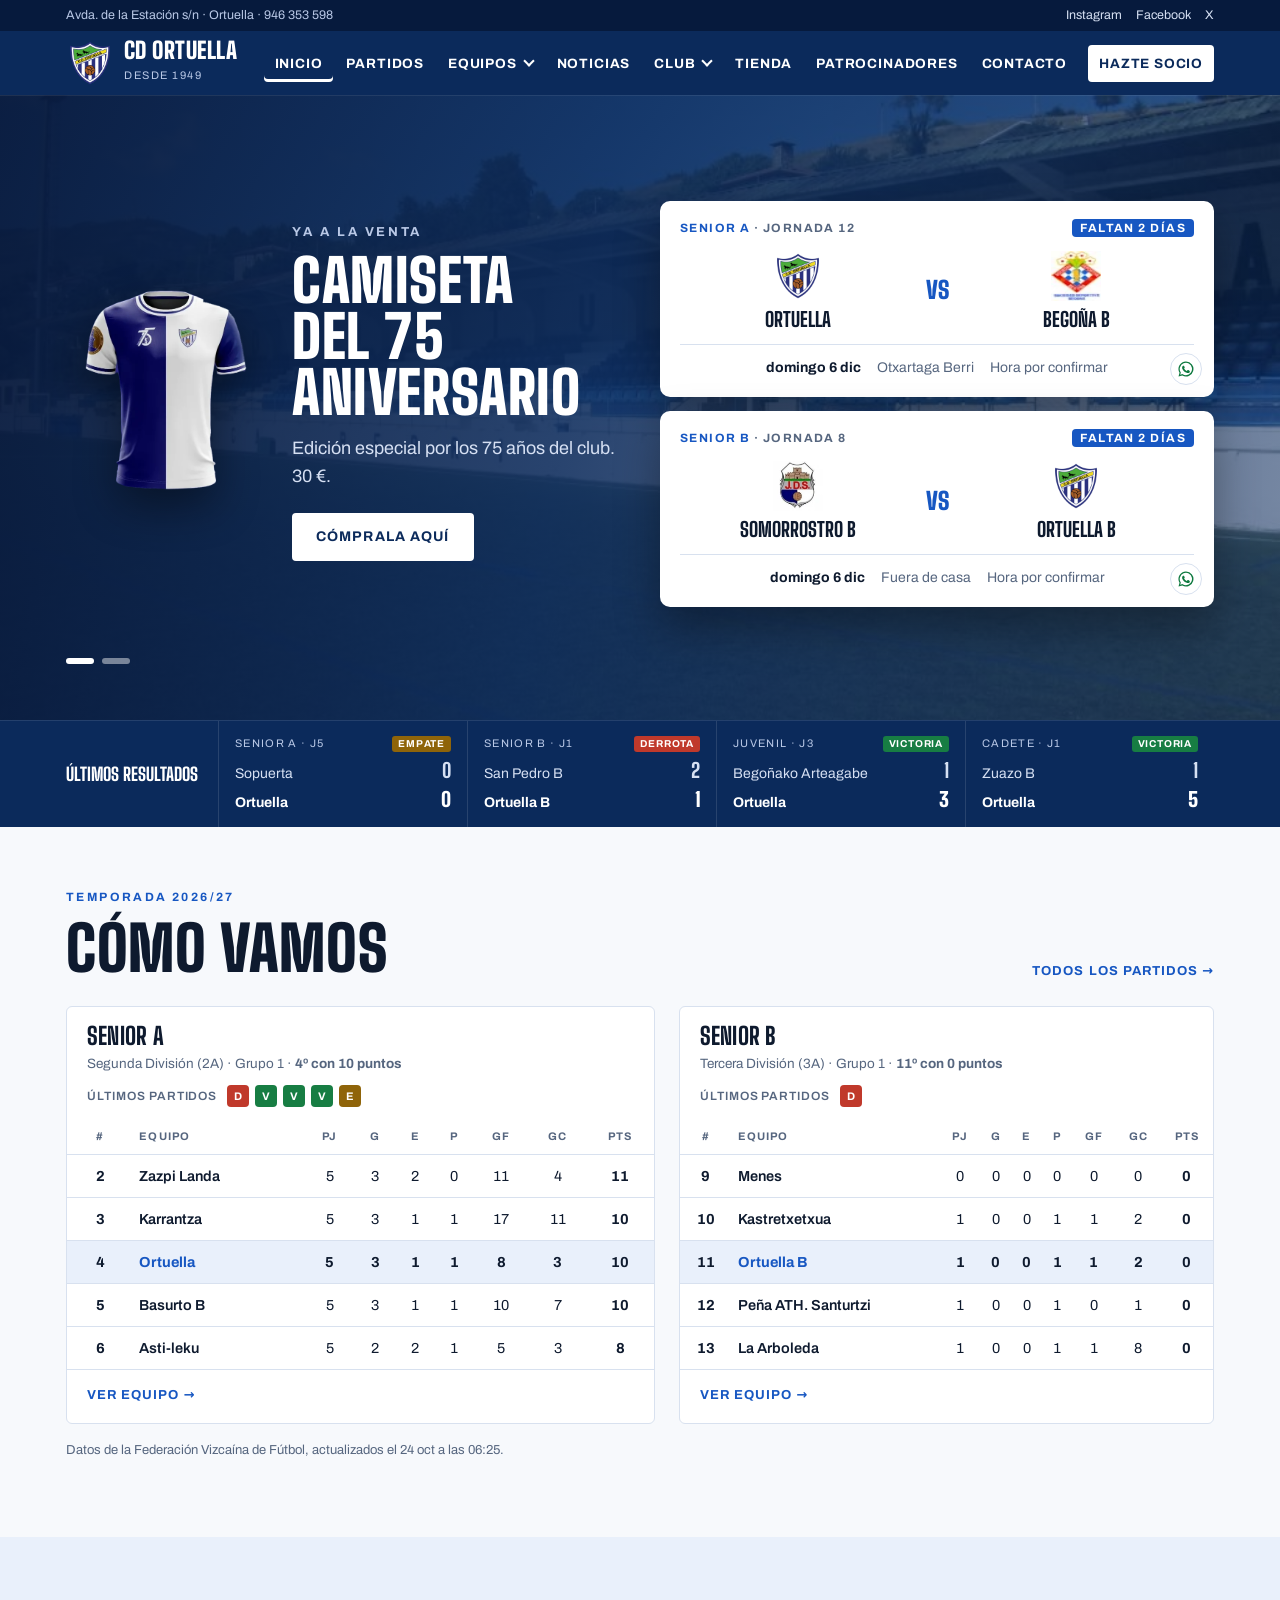
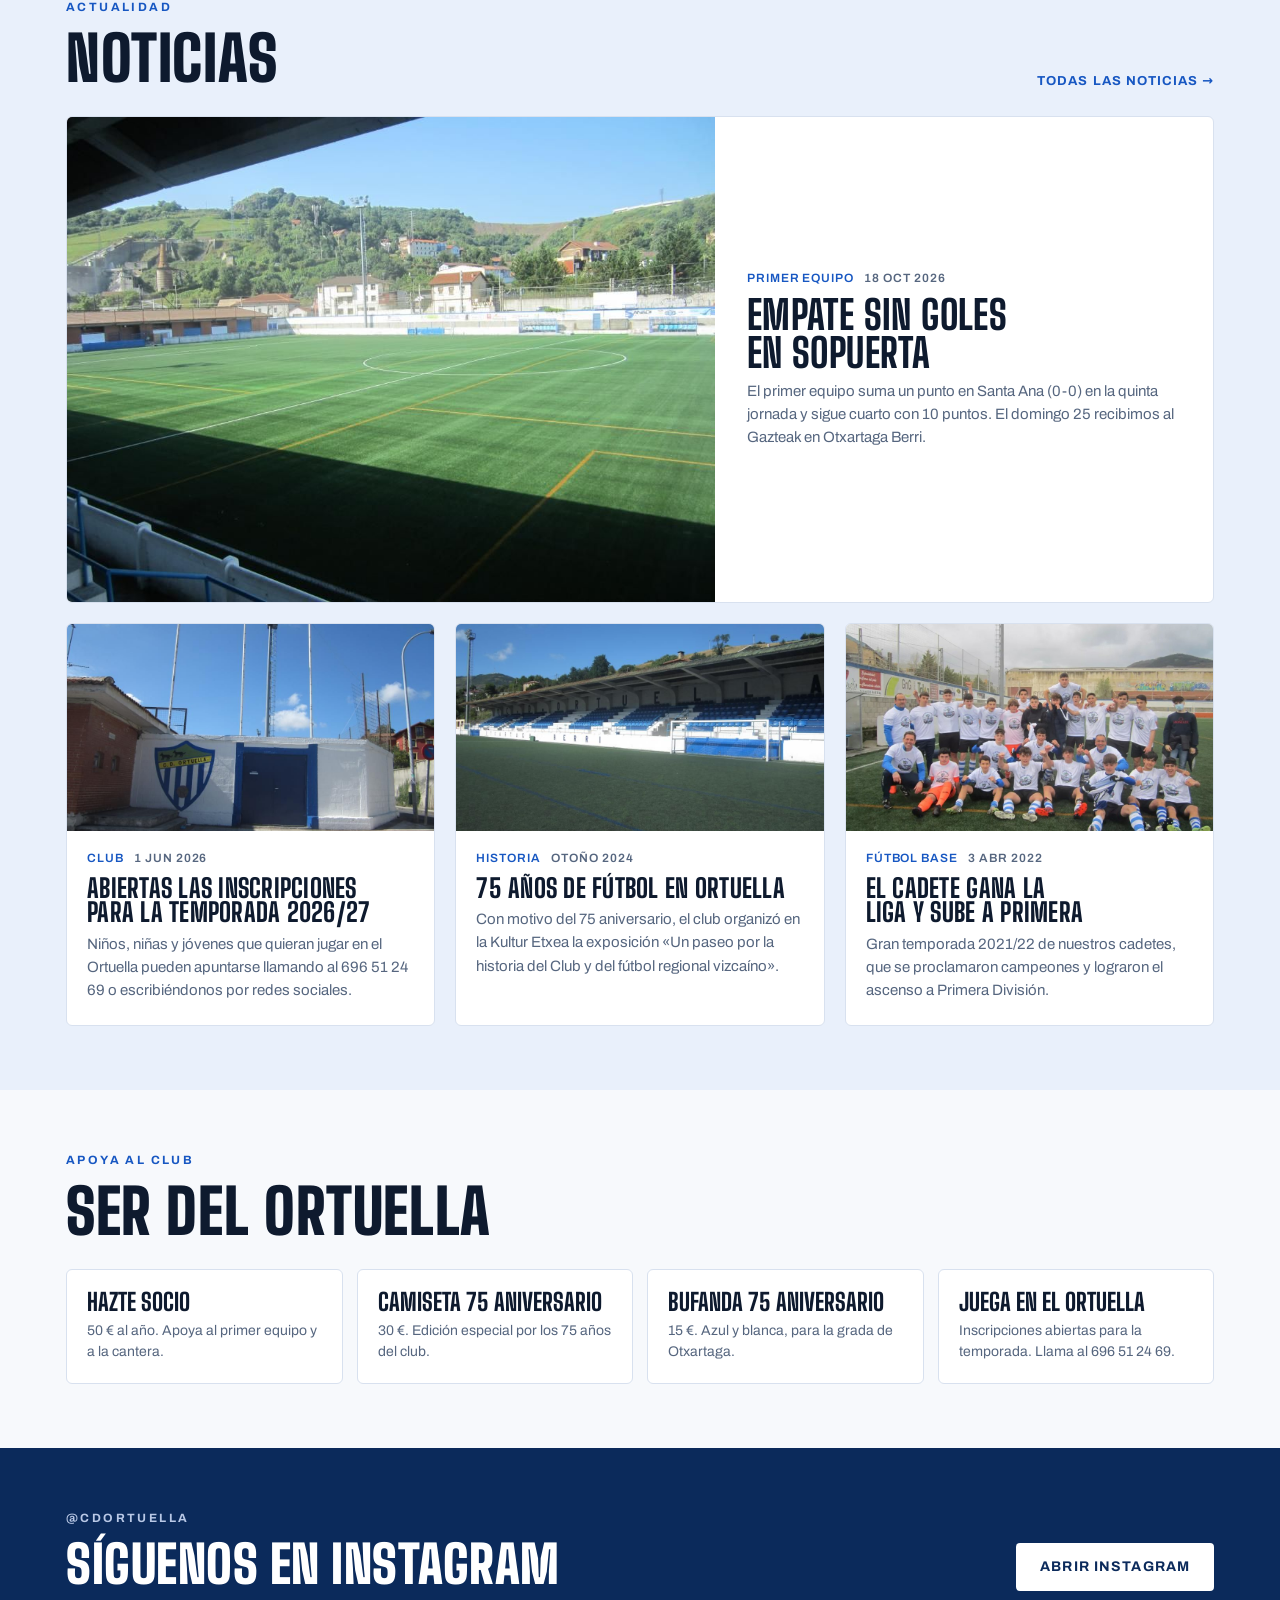
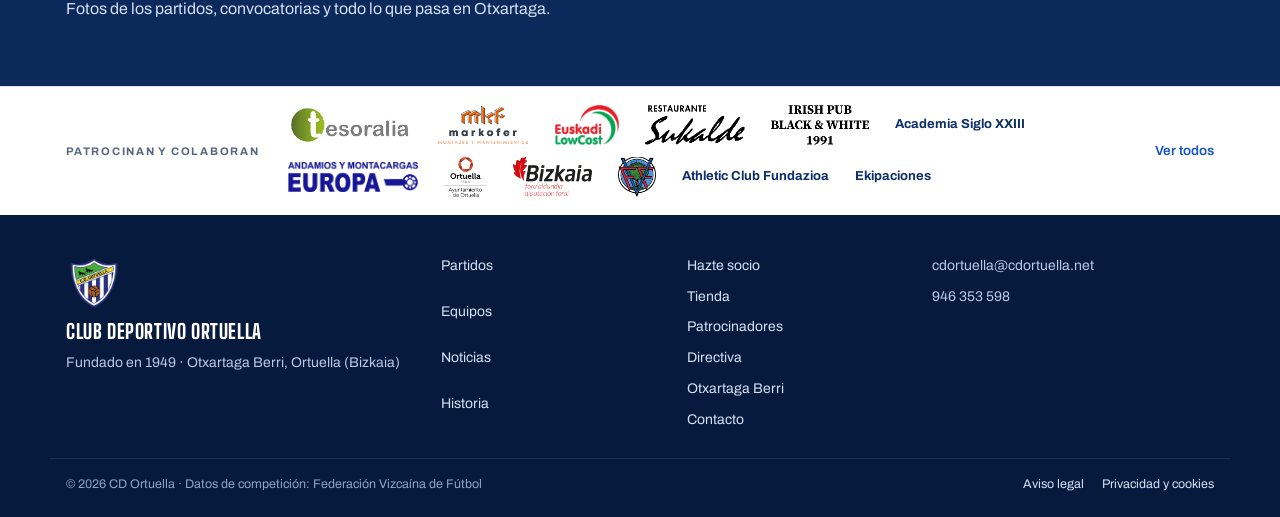
<file: index.html>
<!doctype html>
<html lang="es">
<head>
<meta charset="utf-8">
<meta name="viewport" content="width=device-width, initial-scale=1, viewport-fit=cover">
<title>CD Ortuella</title>
<meta name="description" content="Club Deportivo Ortuella: partidos, resultados, clasificaciones, noticias y equipos. Desde 1949 en Otxartaga Berri.">
<meta name="robots" content="noindex, nofollow">
<link rel="canonical" href="https://lehendakari02.github.io/web-cd-ortuella/">
<!-- Vista previa al compartir el enlace (WhatsApp, Facebook, X...) -->
<meta property="og:type" content="website">
<meta property="og:site_name" content="CD Ortuella">
<meta property="og:title" content="CD Ortuella">
<meta property="og:description" content="Club Deportivo Ortuella: partidos, resultados, clasificaciones, noticias y equipos. Desde 1949 en Otxartaga Berri.">
<meta property="og:url" content="https://lehendakari02.github.io/web-cd-ortuella/">
<meta property="og:image" content="https://lehendakari02.github.io/web-cd-ortuella/img/compartir.jpg">
<meta property="og:image:width" content="1200">
<meta property="og:image:height" content="630">
<meta property="og:locale" content="es_ES">
<meta name="twitter:card" content="summary_large_image">
<link rel="icon" href="img/favicon.png" type="image/png">
<!-- Icono y color al guardar la web en la pantalla de inicio del móvil -->
<link rel="apple-touch-icon" href="img/icono-180.png">
<link rel="manifest" href="manifest.webmanifest">
<meta name="theme-color" content="#0b2a5b">
<meta name="apple-mobile-web-app-title" content="CD Ortuella">
<link rel="preload" href="fuentes/big-shoulders-display.woff2" as="font" type="font/woff2" crossorigin>
<link rel="stylesheet" href="estilos.css?v=7c527de6">
<script type="application/ld+json">
{
 "@context": "https://schema.org",
 "@type": "SportsTeam",
 "name": "Club Deportivo Ortuella",
 "alternateName": "CD Ortuella",
 "sport": "Fútbol",
 "foundingDate": "1949",
 "taxID": "G48508485",
 "url": "https://lehendakari02.github.io/web-cd-ortuella/",
 "logo": "https://lehendakari02.github.io/web-cd-ortuella/img/icono-512.png",
 "image": "https://lehendakari02.github.io/web-cd-ortuella/img/compartir.jpg",
 "email": "cdortuella@cdortuella.net",
 "telephone": "+34 946 353 598",
 "address": {"@type": "PostalAddress", "streetAddress": "Catalina Gibaja 1", "addressLocality": "Ortuella", "addressRegion": "Bizkaia", "addressCountry": "ES"},
 "location": {"@type": "StadiumOrArena", "name": "Otxartaga Berri", "address": {"@type": "PostalAddress", "streetAddress": "Avenida de la Estación s/n", "postalCode": "48530", "addressLocality": "Ortuella", "addressRegion": "Bizkaia", "addressCountry": "ES"}},
 "memberOf": {"@type": "SportsOrganization", "name": "Federación Vizcaína de Fútbol"},
 "sameAs": ["https://www.instagram.com/cdortuella/", "https://www.facebook.com/cdortuella1945/", "https://x.com/CD_Ortuella"]
}
</script>
</head>
<body data-page="index">
<a class="skip" href="#contenido">Saltar al contenido</a>
<div id="cabecera"></div>
<main id="contenido" tabindex="-1">
<section class="hero">
  <div class="wrap">
    <div class="flip" id="flip">
      <h1 class="sr-only">Club Deportivo Ortuella</h1>
      <div class="flip-in">
        <div class="face club">
          <span class="eyebrow"><span>Otxartaga Berri · Ortuella</span><i class="sep"> · </i><span>Desde 1949</span></span>
          <p class="hero-title" aria-hidden="true">Club Deportivo <span>Ortuella</span></p>
          <p class="lead">Más de 75 años de fútbol en Ortuella. Primer equipo, filial y cantera, todos de azul y blanco.</p>
          <div class="btns">
            <a class="btn" href="partidos.html">Partidos y resultados</a>
            <a class="btn ghost" href="socios.html">Hazte socio</a>
          </div>
        </div>
        <div class="face dest" id="destacado" hidden></div>
      </div>
      <div class="flip-dots" id="flipDots" hidden></div>
    </div>
    <div class="next" id="nextMatches" aria-label="Próximos partidos"></div>
  </div>
</section>

<div class="strip" aria-label="Últimos resultados"><div class="wrap" id="strip"></div></div>

<section class="block">
  <div class="wrap">
    <div class="sec-head">
      <div><span class="kicker">Temporada <span class="season"></span></span><h2>Cómo vamos</h2></div>
      <a class="more" href="partidos.html">Todos los partidos</a>
    </div>
    <div class="home-grid" id="standings"></div>
    <p class="source" id="source"></p>
  </div>
</section>

<section class="block alt">
  <div class="wrap">
    <div class="sec-head">
      <div><span class="kicker">Actualidad</span><h2>Noticias</h2></div>
      <a class="more" href="noticias.html">Todas las noticias</a>
    </div>
    <div class="news" id="newsList"></div>
  </div>
</section>

<section class="block">
  <div class="wrap">
    <div class="sec-head">
      <div><span class="kicker">Apoya al club</span><h2>Ser del Ortuella</h2></div>
    </div>
    <div class="quick" id="quick"></div>
  </div>
</section>

<section class="block dark">
  <div class="wrap ig-band">
    <div><span class="kicker">@cdortuella</span><h2>Síguenos en Instagram</h2><p>Fotos de los partidos, convocatorias y todo lo que pasa en Otxartaga.</p></div>
    <a class="btn" href="https://www.instagram.com/cdortuella/" target="_blank" rel="noopener">Abrir Instagram</a>
  </div>
</section>
</main>
<div id="pie"></div>
<script src="datos.js?v=9a7df9f5"></script>
<script src="datos-federacion.js"></script>
<script src="datos-noticias.js"></script>
<script src="datos-amistosos.js"></script>
<script src="comun.js?v=815a7d41"></script>
<!-- Contador de visitas anónimo, sin cookies. Panel privado: https://cdortuella.goatcounter.com -->
<script data-goatcounter="https://cdortuella.goatcounter.com/count" async src="https://gc.zgo.at/count.js"></script>
<script>
(function () {
  var X = window.CDO, C = X.C, esc = X.esc;
  // Destacado: tarjeta que gira entre la novedad y el texto del club (5 s cada cara)
  (function () {
    var d = C.destacado, flip = document.getElementById("flip");
    if (!d || (d.hasta && d.hasta < new Date().toISOString().slice(0, 10))) return;
    var face = document.getElementById("destacado"), dots = document.getElementById("flipDots");
    face.innerHTML = (d.foto ? '<a class="dest-pic" href="' + esc(d.enlace) + '" tabindex="-1" aria-hidden="true"><img src="' + esc(d.foto) + '" alt="" decoding="async"></a>' : "") +
      '<div class="dest-txt"><span class="eyebrow">' + esc(d.etiqueta || "Novedad") + '</span><h2>' + esc(d.titulo) + "</h2>" +
      (d.texto ? '<p class="lead">' + esc(d.texto) + "</p>" : "") +
      (d.enlace ? '<div class="btns"><a class="btn" href="' + esc(d.enlace) + '">' + esc(d.boton || "Ver más") + "</a></div>" : "") + "</div>";
    face.hidden = false; dots.hidden = false;
    dots.innerHTML = '<button type="button" aria-label="Ver la novedad"></button><button type="button" aria-label="Ver el club"></button>';
    // Si se toca un punto, se queda en esa cara y deja de girar (WCAG 2.2.2). Con «reducir movimiento» no gira solo.
    var showClub = false, paused = false, stopped = window.matchMedia("(prefers-reduced-motion: reduce)").matches, timer;
    function render() {
      flip.classList.toggle("on-club", showClub);
      face.setAttribute("aria-hidden", showClub); flip.querySelector(".club").setAttribute("aria-hidden", !showClub);
      [].forEach.call(flip.querySelectorAll(".face"), function (f) { [].forEach.call(f.querySelectorAll("a"), function (a) { a.tabIndex = (f.getAttribute("aria-hidden") === "true" || a.className === "dest-pic") ? -1 : 0; }); });
      [].forEach.call(dots.children, function (b, i) { b.setAttribute("aria-pressed", (i === 1) === showClub); });
    }
    function loop() { clearTimeout(timer); if (stopped) return; timer = setTimeout(function () { if (!paused) { showClub = !showClub; render(); } loop(); }, 5000); }
    [].forEach.call(dots.children, function (b, i) { b.addEventListener("click", function () { showClub = i === 1; stopped = true; render(); loop(); }); });
    // Pausa mientras el ratón o el foco están encima, para poder leer y pulsar
    flip.addEventListener("mouseenter", function () { paused = true; });
    flip.addEventListener("mouseleave", function () { paused = false; });
    flip.addEventListener("focusin", function () { paused = true; });
    flip.addEventListener("focusout", function () { paused = false; });
    flip.classList.add("flipping"); render(); loop();
  })();

  // Próximo partido del Senior A y del Senior B
  document.getElementById("nextMatches").innerHTML = ["primer", "b"].map(function (id) { var t = X.team(id); return t ? X.matchCard(t) : ""; }).join("");
  document.getElementById("strip").innerHTML = X.resultsStrip();

  // Clasificación resumida del Senior A y del Senior B
  document.getElementById("standings").innerHTML = ["primer", "b"].map(function (id) {
    var t = X.team(id); if (!t) return "";
    var r = X.ourRow(t);
    return '<div class="panel"><h3>' + X.APODO[id] + '</h3><div class="sub">' + esc(t.categoria) + (r ? " · <b>" + r.pos + "º con " + r.pts + " puntos</b>" : "") + "</div>" +
      (X.played(t).length ? '<div class="form-line"><small>Últimos partidos</small>' + X.formDots(t) + "</div>" : "") +
      '<div class="table-scroll"><table>' + X.TABLE_HEAD + "<tbody>" + X.tableRows(t, true) + "</tbody></table></div>" +
      '<div class="panel-foot">' +
      '<a class="more" href="equipos.html#' + X.SLUG[id] + '">Ver equipo</a></div></div>';
  }).join("");
  document.getElementById("source").innerHTML = X.sourceNote();

  document.getElementById("newsList").innerHTML = C.noticias.slice(0, 4).map(function (n) { return X.newsCard(n, 3); }).join("");

  // Avisos: socio, tienda e inscripciones
  var price = function (name) { var it = (C.tienda || []).filter(function (x) { return x.nombre.indexOf(name) === 0; })[0]; return it && it.precio ? it.precio : ""; };
  document.getElementById("quick").innerHTML = [
    ["socios.html", "Hazte socio", C.socio.precio + " " + C.socio.periodo + ". Apoya al primer equipo y a la cantera."],
    ["tienda.html", "Camiseta 75 aniversario", price("Camiseta") + ". Edición especial por los 75 años del club."],
    ["tienda.html", "Bufanda 75 aniversario", price("Bufanda") + ". Azul y blanca, para la grada de Otxartaga."],
    ["contacto.html", "Juega en el Ortuella", "Inscripciones abiertas para la temporada. Llama al 696 51 24 69."]
  ].map(function (q) { return '<a href="' + q[0] + '"><b>' + q[1] + "</b><span>" + esc(q[2]) + "</span></a>"; }).join("");
})();
</script>
</body>
</html>
</file>
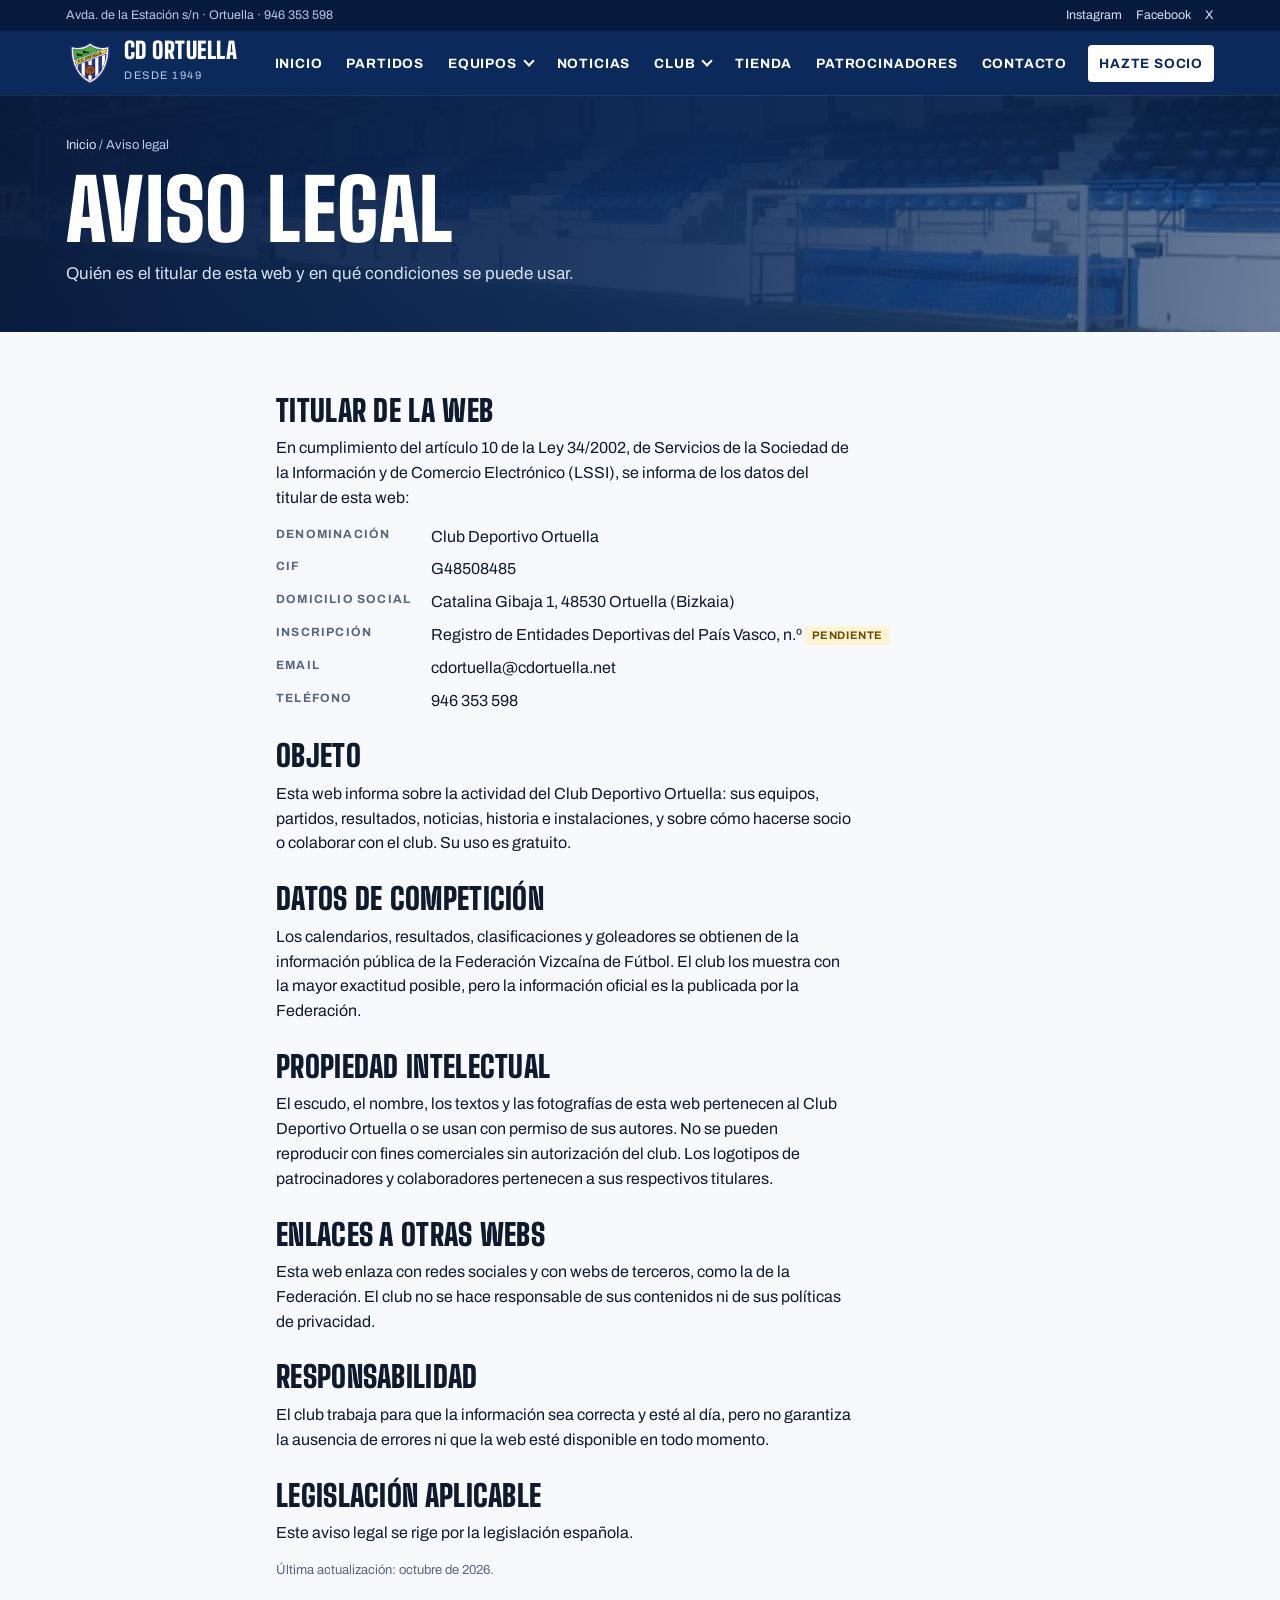
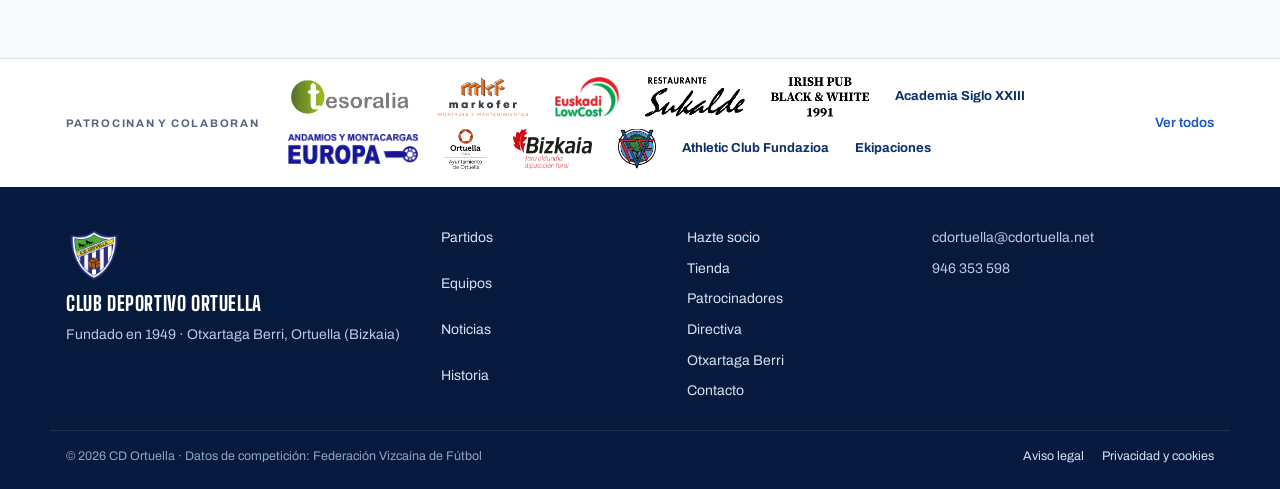
<file: aviso-legal.html>
<!doctype html>
<html lang="es">
<head>
<meta charset="utf-8">
<meta name="viewport" content="width=device-width, initial-scale=1, viewport-fit=cover">
<title>Aviso legal · CD Ortuella</title>
<meta name="description" content="Aviso legal de la web del Club Deportivo Ortuella.">
<meta name="robots" content="noindex, nofollow">
<link rel="canonical" href="https://lehendakari02.github.io/web-cd-ortuella/aviso-legal.html">
<!-- Vista previa al compartir el enlace (WhatsApp, Facebook, X...) -->
<meta property="og:type" content="website">
<meta property="og:site_name" content="CD Ortuella">
<meta property="og:title" content="Aviso legal · CD Ortuella">
<meta property="og:description" content="Aviso legal de la web del Club Deportivo Ortuella.">
<meta property="og:url" content="https://lehendakari02.github.io/web-cd-ortuella/aviso-legal.html">
<meta property="og:image" content="https://lehendakari02.github.io/web-cd-ortuella/img/compartir.jpg">
<meta property="og:image:width" content="1200">
<meta property="og:image:height" content="630">
<meta property="og:locale" content="es_ES">
<meta name="twitter:card" content="summary_large_image">
<link rel="icon" href="img/favicon.png" type="image/png">
<!-- Icono y color al guardar la web en la pantalla de inicio del móvil -->
<link rel="apple-touch-icon" href="img/icono-180.png">
<link rel="manifest" href="manifest.webmanifest">
<meta name="theme-color" content="#0b2a5b">
<meta name="apple-mobile-web-app-title" content="CD Ortuella">
<link rel="preload" href="fuentes/big-shoulders-display.woff2" as="font" type="font/woff2" crossorigin>
<link rel="stylesheet" href="estilos.css?v=7c527de6">
</head>
<body data-page="aviso-legal">
<a class="skip" href="#contenido">Saltar al contenido</a>
<div id="cabecera"></div>
<main id="contenido" tabindex="-1">
<section class="page-hero">
  <div class="wrap">
    <div class="crumbs"><a href="./">Inicio</a> / Aviso legal</div>
    <h1>Aviso legal</h1>
    <p>Quién es el titular de esta web y en qué condiciones se puede usar.</p>
  </div>
</section>

<section class="block">
  <div class="wrap prose legal">
    <h2>Titular de la web</h2>
    <p>En cumplimiento del artículo 10 de la Ley 34/2002, de Servicios de la Sociedad de la Información y de Comercio Electrónico (LSSI), se informa de los datos del titular de esta web:</p>
    <dl class="legal-data">
      <dt>Denominación</dt><dd>Club Deportivo Ortuella</dd>
      <dt>CIF</dt><dd>G48508485</dd>
      <dt>Domicilio social</dt><dd>Catalina Gibaja 1, 48530 Ortuella (Bizkaia)</dd>
      <dt>Inscripción</dt><dd>Registro de Entidades Deportivas del País Vasco, n.º <span class="pending">Pendiente</span></dd>
      <dt>Email</dt><dd>cdortuella@cdortuella.net</dd>
      <dt>Teléfono</dt><dd>946 353 598</dd>
    </dl>
    <h2>Objeto</h2>
    <p>Esta web informa sobre la actividad del Club Deportivo Ortuella: sus equipos, partidos, resultados, noticias, historia e instalaciones, y sobre cómo hacerse socio o colaborar con el club. Su uso es gratuito.</p>
    <h2>Datos de competición</h2>
    <p>Los calendarios, resultados, clasificaciones y goleadores se obtienen de la información pública de la Federación Vizcaína de Fútbol. El club los muestra con la mayor exactitud posible, pero la información oficial es la publicada por la Federación.</p>
    <h2>Propiedad intelectual</h2>
    <p>El escudo, el nombre, los textos y las fotografías de esta web pertenecen al Club Deportivo Ortuella o se usan con permiso de sus autores. No se pueden reproducir con fines comerciales sin autorización del club. Los logotipos de patrocinadores y colaboradores pertenecen a sus respectivos titulares.</p>
    <h2>Enlaces a otras webs</h2>
    <p>Esta web enlaza con redes sociales y con webs de terceros, como la de la Federación. El club no se hace responsable de sus contenidos ni de sus políticas de privacidad.</p>
    <h2>Responsabilidad</h2>
    <p>El club trabaja para que la información sea correcta y esté al día, pero no garantiza la ausencia de errores ni que la web esté disponible en todo momento.</p>
    <h2>Legislación aplicable</h2>
    <p>Este aviso legal se rige por la legislación española.</p>
    <p class="source">Última actualización: octubre de 2026.</p>
  </div>
</section>
</main>
<div id="pie"></div>
<script src="datos.js?v=9a7df9f5"></script>
<script src="datos-federacion.js"></script>
<script src="datos-noticias.js"></script>
<script src="datos-amistosos.js"></script>
<script src="comun.js?v=815a7d41"></script>
<!-- Contador de visitas anónimo, sin cookies. Panel privado: https://cdortuella.goatcounter.com -->
<script data-goatcounter="https://cdortuella.goatcounter.com/count" async src="https://gc.zgo.at/count.js"></script>
<script>

</script>
</body>
</html>
</file>
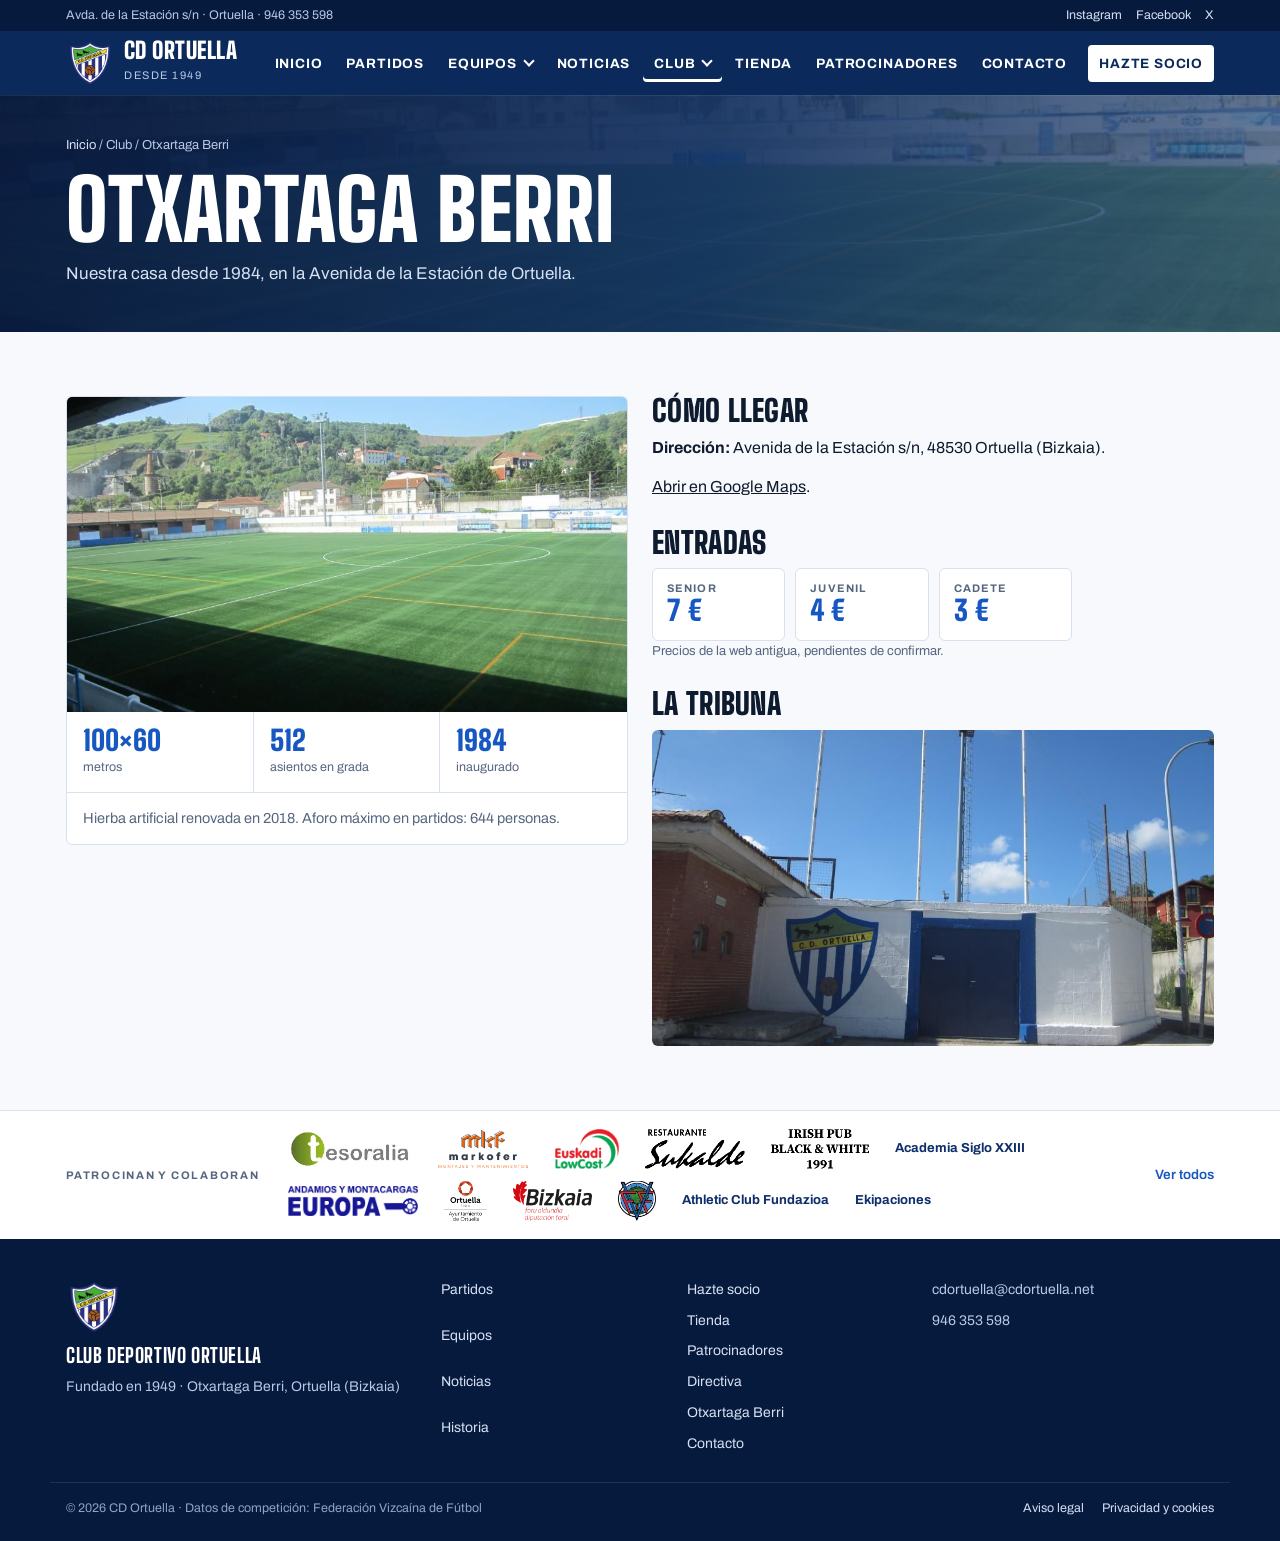
<file: campo.html>
<!doctype html>
<html lang="es">
<head>
<meta charset="utf-8">
<meta name="viewport" content="width=device-width, initial-scale=1, viewport-fit=cover">
<title>Otxartaga Berri · CD Ortuella</title>
<meta name="description" content="Campo de fútbol Otxartaga Berri, en Ortuella: cómo llegar, aforo y entradas.">
<meta name="robots" content="noindex, nofollow">
<link rel="canonical" href="https://lehendakari02.github.io/web-cd-ortuella/campo.html">
<!-- Vista previa al compartir el enlace (WhatsApp, Facebook, X...) -->
<meta property="og:type" content="website">
<meta property="og:site_name" content="CD Ortuella">
<meta property="og:title" content="Otxartaga Berri · CD Ortuella">
<meta property="og:description" content="Campo de fútbol Otxartaga Berri, en Ortuella: cómo llegar, aforo y entradas.">
<meta property="og:url" content="https://lehendakari02.github.io/web-cd-ortuella/campo.html">
<meta property="og:image" content="https://lehendakari02.github.io/web-cd-ortuella/img/compartir.jpg">
<meta property="og:image:width" content="1200">
<meta property="og:image:height" content="630">
<meta property="og:locale" content="es_ES">
<meta name="twitter:card" content="summary_large_image">
<link rel="icon" href="img/favicon.png" type="image/png">
<!-- Icono y color al guardar la web en la pantalla de inicio del móvil -->
<link rel="apple-touch-icon" href="img/icono-180.png">
<link rel="manifest" href="manifest.webmanifest">
<meta name="theme-color" content="#0b2a5b">
<meta name="apple-mobile-web-app-title" content="CD Ortuella">
<link rel="preload" href="fuentes/big-shoulders-display.woff2" as="font" type="font/woff2" crossorigin>
<link rel="stylesheet" href="estilos.css?v=7c527de6">
</head>
<body data-page="campo">
<a class="skip" href="#contenido">Saltar al contenido</a>
<div id="cabecera"></div>
<main id="contenido" tabindex="-1">
<section class="page-hero" style="--hero-img:url('img/campo.jpg')">
  <div class="wrap">
    <div class="crumbs"><a href="./">Inicio</a> / Club / Otxartaga Berri</div>
    <h1>Otxartaga Berri</h1>
    <p>Nuestra casa desde 1984, en la Avenida de la Estación de Ortuella.</p>
  </div>
</section>

<section class="block">
  <div class="wrap club-grid">
    <div class="ground">
      <img src="img/campo.jpg" alt="Campo de Otxartaga Berri con la tribuna y los montes al fondo">
      <div class="facts">
        <div><b class="num">100×60</b><small>metros</small></div>
        <div><b class="num">512</b><small>asientos en grada</small></div>
        <div><b>1984</b><small>inaugurado</small></div>
      </div>
      <p>Hierba artificial renovada en 2018. Aforo máximo en partidos: 644 personas.</p>
    </div>
    <div class="prose">
      <h2 style="margin-top:0">Cómo llegar</h2>
      <p><strong>Dirección:</strong> Avenida de la Estación s/n, 48530 Ortuella (Bizkaia).</p>
      <p><a href="https://www.google.com/maps/search/?api=1&query=Campo+de+f%C3%BAtbol+Otxartaga+Ortuella" target="_blank" rel="noopener">Abrir en Google Maps</a>.</p>
      <h2>Entradas</h2>
      <div class="tickets" id="ticketList"></div>
      <p class="source">Precios de la web antigua, pendientes de confirmar.</p>
      <h2>La tribuna</h2>
      <img src="img/entrada.jpg" loading="lazy" decoding="async" alt="Entrada al campo de Otxartaga Berri" style="border-radius:6px;display:block;width:100%;max-width:100%;aspect-ratio:16/9;object-fit:cover">
    </div>
  </div>
</section>
</main>
<div id="pie"></div>
<script src="datos.js?v=9a7df9f5"></script>
<script src="datos-federacion.js"></script>
<script src="datos-noticias.js"></script>
<script src="datos-amistosos.js"></script>
<script src="comun.js?v=815a7d41"></script>
<!-- Contador de visitas anónimo, sin cookies. Panel privado: https://cdortuella.goatcounter.com -->
<script data-goatcounter="https://cdortuella.goatcounter.com/count" async src="https://gc.zgo.at/count.js"></script>
<script>
document.getElementById("ticketList").innerHTML = (window.CDO.C.entradas || []).map(function (e) { return "<div><small>" + window.CDO.esc(e[0]) + "</small><b>" + window.CDO.esc(e[1]) + "</b></div>"; }).join("");
</script>
</body>
</html>
</file>
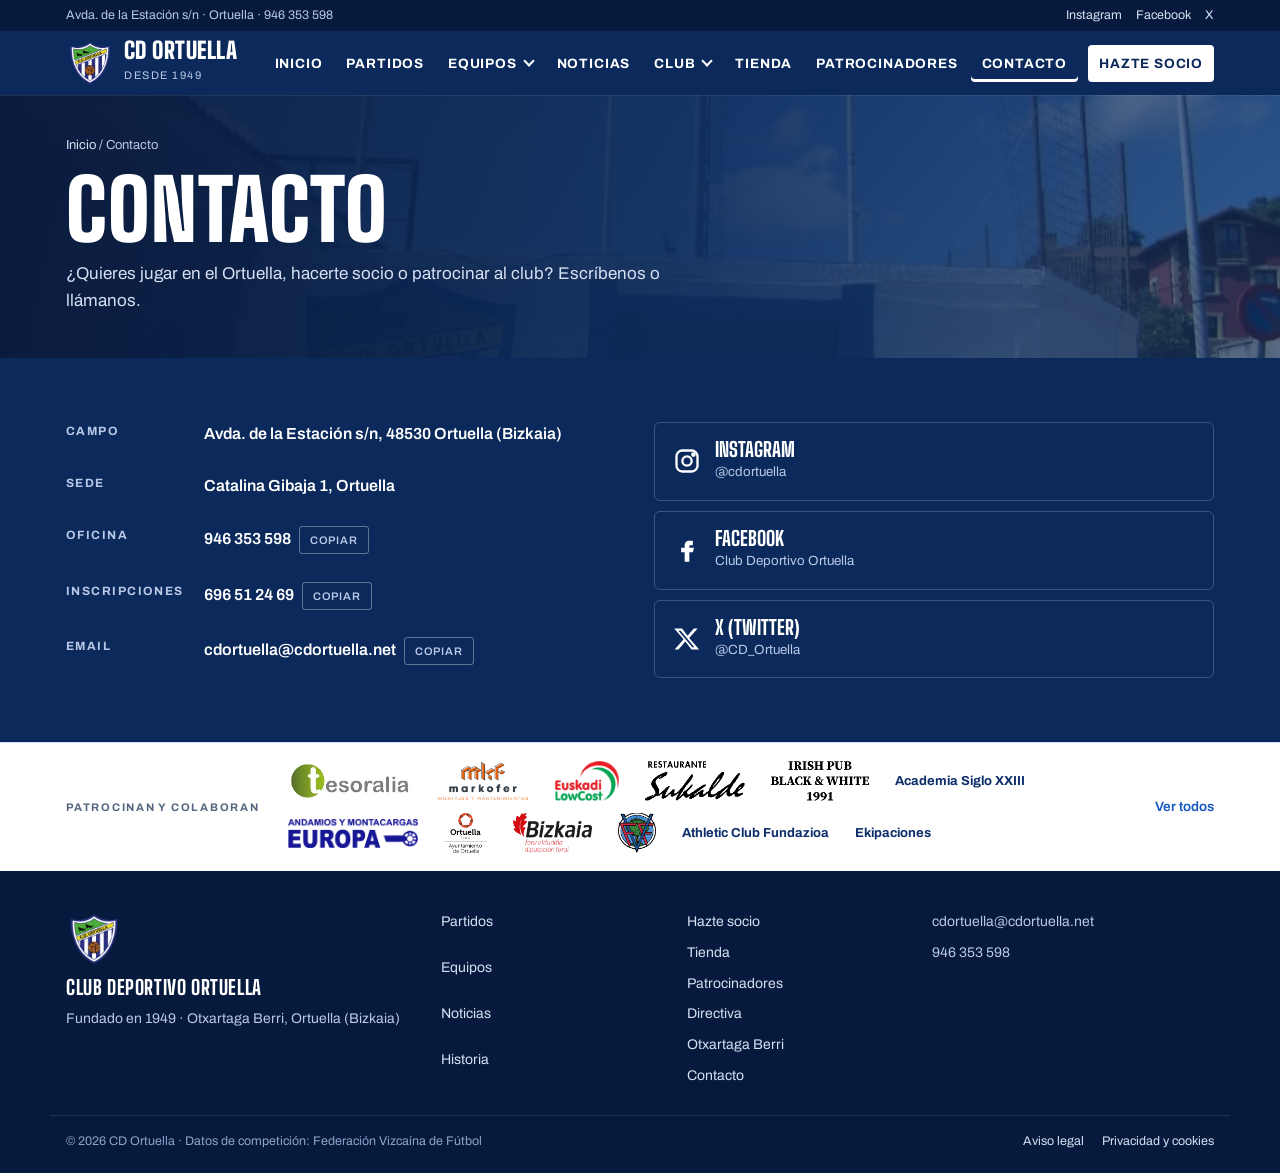
<file: contacto.html>
<!doctype html>
<html lang="es">
<head>
<meta charset="utf-8">
<meta name="viewport" content="width=device-width, initial-scale=1, viewport-fit=cover">
<title>Contacto · CD Ortuella</title>
<meta name="description" content="Teléfono, email, dirección y redes sociales del CD Ortuella.">
<meta name="robots" content="noindex, nofollow">
<link rel="canonical" href="https://lehendakari02.github.io/web-cd-ortuella/contacto.html">
<!-- Vista previa al compartir el enlace (WhatsApp, Facebook, X...) -->
<meta property="og:type" content="website">
<meta property="og:site_name" content="CD Ortuella">
<meta property="og:title" content="Contacto · CD Ortuella">
<meta property="og:description" content="Teléfono, email, dirección y redes sociales del CD Ortuella.">
<meta property="og:url" content="https://lehendakari02.github.io/web-cd-ortuella/contacto.html">
<meta property="og:image" content="https://lehendakari02.github.io/web-cd-ortuella/img/compartir.jpg">
<meta property="og:image:width" content="1200">
<meta property="og:image:height" content="630">
<meta property="og:locale" content="es_ES">
<meta name="twitter:card" content="summary_large_image">
<link rel="icon" href="img/favicon.png" type="image/png">
<!-- Icono y color al guardar la web en la pantalla de inicio del móvil -->
<link rel="apple-touch-icon" href="img/icono-180.png">
<link rel="manifest" href="manifest.webmanifest">
<meta name="theme-color" content="#0b2a5b">
<meta name="apple-mobile-web-app-title" content="CD Ortuella">
<link rel="preload" href="fuentes/big-shoulders-display.woff2" as="font" type="font/woff2" crossorigin>
<link rel="stylesheet" href="estilos.css?v=7c527de6">
</head>
<body data-page="contacto">
<a class="skip" href="#contenido">Saltar al contenido</a>
<div id="cabecera"></div>
<main id="contenido" tabindex="-1">
<section class="page-hero" style="--hero-img:url('img/entrada.jpg')">
  <div class="wrap">
    <div class="crumbs"><a href="./">Inicio</a> / Contacto</div>
    <h1>Contacto</h1>
    <p>¿Quieres jugar en el Ortuella, hacerte socio o patrocinar al club? Escríbenos o llámanos.</p>
  </div>
</section>

<section class="block dark">
  <div class="wrap contact">
    <dl>
      <dt>Campo</dt><dd>Avda. de la Estación s/n, 48530 Ortuella (Bizkaia)</dd>
      <dt>Sede</dt><dd>Catalina Gibaja 1, Ortuella</dd>
      <dt>Oficina</dt><dd><span class="num">946 353 598</span><button class="copy" data-copy="946353598">Copiar</button></dd>
      <dt>Inscripciones</dt><dd><span class="num">696 51 24 69</span><button class="copy" data-copy="696512469">Copiar</button></dd>
      <dt>Email</dt><dd>cdortuella@cdortuella.net<button class="copy" data-copy="cdortuella@cdortuella.net">Copiar</button></dd>
    </dl>
    <div class="social">
      <a href="https://www.instagram.com/cdortuella/" target="_blank" rel="noopener">
        <svg viewBox="0 0 24 24" fill="none" stroke="currentColor" stroke-width="2" aria-hidden="true"><rect x="3" y="3" width="18" height="18" rx="5"/><circle cx="12" cy="12" r="4"/><circle cx="17.5" cy="6.5" r="1" fill="currentColor"/></svg>
        <span><b>Instagram</b><small>@cdortuella</small></span>
      </a>
      <a href="https://www.facebook.com/cdortuella1945/" target="_blank" rel="noopener">
        <svg viewBox="0 0 24 24" fill="currentColor" aria-hidden="true"><path d="M14 8h3V4h-3c-2.8 0-4 1.8-4 4.3V10H7v4h3v8h4v-8h3l1-4h-4V8.6c0-.4.3-.6.6-.6z"/></svg>
        <span><b>Facebook</b><small>Club Deportivo Ortuella</small></span>
      </a>
      <a href="https://x.com/CD_Ortuella" target="_blank" rel="noopener">
        <svg viewBox="0 0 24 24" fill="currentColor" aria-hidden="true"><path d="M17.8 3h3.3l-7.2 8.2L22.4 21h-6.6l-5.2-6.8L4.7 21H1.4l7.7-8.8L1 3h6.8l4.7 6.2zm-1.2 16h1.8L6.5 4.9H4.6z"/></svg>
        <span><b>X (Twitter)</b><small>@CD_Ortuella</small></span>
      </a>
    </div>
  </div>
</section>
</main>
<div id="pie"></div>
<script src="datos.js?v=9a7df9f5"></script>
<script src="datos-federacion.js"></script>
<script src="datos-noticias.js"></script>
<script src="datos-amistosos.js"></script>
<script src="comun.js?v=815a7d41"></script>
<!-- Contador de visitas anónimo, sin cookies. Panel privado: https://cdortuella.goatcounter.com -->
<script data-goatcounter="https://cdortuella.goatcounter.com/count" async src="https://gc.zgo.at/count.js"></script>
<script>
window.CDO.copyButtons();
</script>
</body>
</html>
</file>
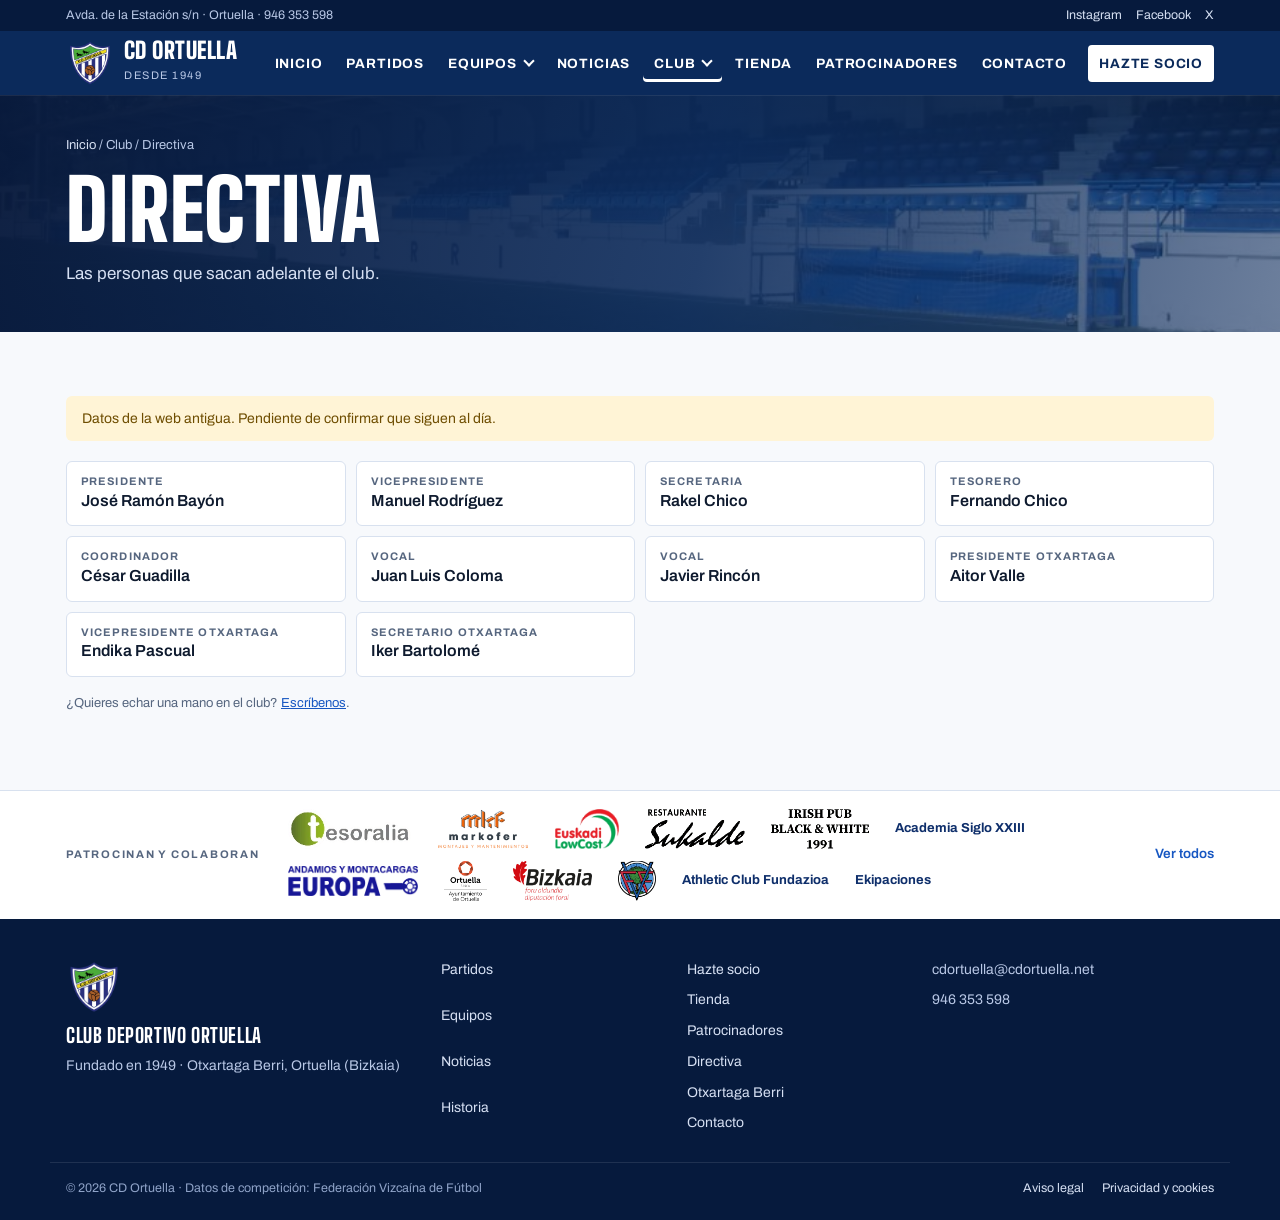
<file: directiva.html>
<!doctype html>
<html lang="es">
<head>
<meta charset="utf-8">
<meta name="viewport" content="width=device-width, initial-scale=1, viewport-fit=cover">
<title>Directiva · CD Ortuella</title>
<meta name="description" content="Junta directiva del Club Deportivo Ortuella.">
<meta name="robots" content="noindex, nofollow">
<link rel="canonical" href="https://lehendakari02.github.io/web-cd-ortuella/directiva.html">
<!-- Vista previa al compartir el enlace (WhatsApp, Facebook, X...) -->
<meta property="og:type" content="website">
<meta property="og:site_name" content="CD Ortuella">
<meta property="og:title" content="Directiva · CD Ortuella">
<meta property="og:description" content="Junta directiva del Club Deportivo Ortuella.">
<meta property="og:url" content="https://lehendakari02.github.io/web-cd-ortuella/directiva.html">
<meta property="og:image" content="https://lehendakari02.github.io/web-cd-ortuella/img/compartir.jpg">
<meta property="og:image:width" content="1200">
<meta property="og:image:height" content="630">
<meta property="og:locale" content="es_ES">
<meta name="twitter:card" content="summary_large_image">
<link rel="icon" href="img/favicon.png" type="image/png">
<!-- Icono y color al guardar la web en la pantalla de inicio del móvil -->
<link rel="apple-touch-icon" href="img/icono-180.png">
<link rel="manifest" href="manifest.webmanifest">
<meta name="theme-color" content="#0b2a5b">
<meta name="apple-mobile-web-app-title" content="CD Ortuella">
<link rel="preload" href="fuentes/big-shoulders-display.woff2" as="font" type="font/woff2" crossorigin>
<link rel="stylesheet" href="estilos.css?v=7c527de6">
</head>
<body data-page="directiva">
<a class="skip" href="#contenido">Saltar al contenido</a>
<div id="cabecera"></div>
<main id="contenido" tabindex="-1">
<section class="page-hero">
  <div class="wrap">
    <div class="crumbs"><a href="./">Inicio</a> / Club / Directiva</div>
    <h1>Directiva</h1>
    <p>Las personas que sacan adelante el club.</p>
  </div>
</section>

<section class="block">
  <div class="wrap">
    <div class="notice">Datos de la web antigua. Pendiente de confirmar que siguen al día.</div>
    <div class="board" id="boardList" style="grid-template-columns:repeat(auto-fill,minmax(240px,1fr))"></div>
    <p class="source">¿Quieres echar una mano en el club? <a href="contacto.html">Escríbenos</a>.</p>
  </div>
</section>
</main>
<div id="pie"></div>
<script src="datos.js?v=9a7df9f5"></script>
<script src="datos-federacion.js"></script>
<script src="datos-noticias.js"></script>
<script src="datos-amistosos.js"></script>
<script src="comun.js?v=815a7d41"></script>
<!-- Contador de visitas anónimo, sin cookies. Panel privado: https://cdortuella.goatcounter.com -->
<script data-goatcounter="https://cdortuella.goatcounter.com/count" async src="https://gc.zgo.at/count.js"></script>
<script>
document.getElementById("boardList").innerHTML = window.CDO.C.directiva.map(function (d) { return "<div><small>" + window.CDO.esc(d[0]) + "</small><b>" + window.CDO.esc(d[1]) + "</b></div>"; }).join("");
</script>
</body>
</html>
</file>
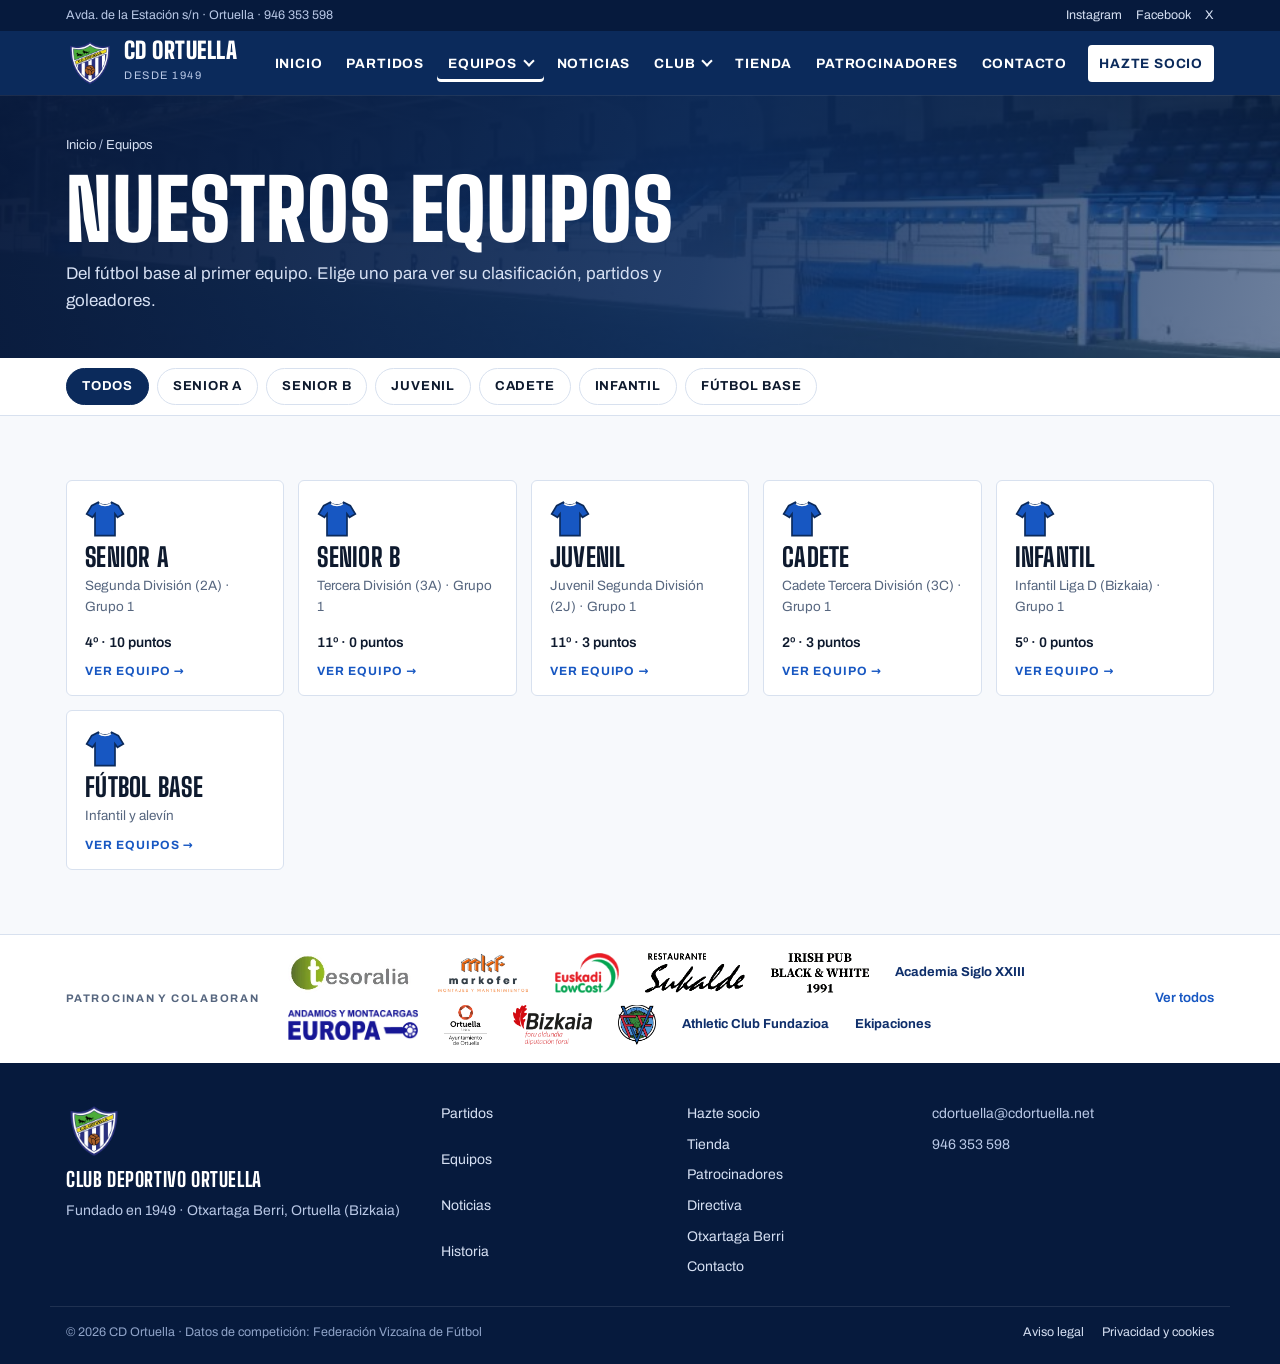
<file: equipos.html>
<!doctype html>
<html lang="es">
<head>
<meta charset="utf-8">
<meta name="viewport" content="width=device-width, initial-scale=1, viewport-fit=cover">
<title>Equipos · CD Ortuella</title>
<meta name="description" content="Clasificación, partidos, goleadores y plantilla de cada equipo del CD Ortuella.">
<meta name="robots" content="noindex, nofollow">
<link rel="canonical" href="https://lehendakari02.github.io/web-cd-ortuella/equipos.html">
<!-- Vista previa al compartir el enlace (WhatsApp, Facebook, X...) -->
<meta property="og:type" content="website">
<meta property="og:site_name" content="CD Ortuella">
<meta property="og:title" content="Equipos · CD Ortuella">
<meta property="og:description" content="Clasificación, partidos, goleadores y plantilla de cada equipo del CD Ortuella.">
<meta property="og:url" content="https://lehendakari02.github.io/web-cd-ortuella/equipos.html">
<meta property="og:image" content="https://lehendakari02.github.io/web-cd-ortuella/img/compartir.jpg">
<meta property="og:image:width" content="1200">
<meta property="og:image:height" content="630">
<meta property="og:locale" content="es_ES">
<meta name="twitter:card" content="summary_large_image">
<link rel="icon" href="img/favicon.png" type="image/png">
<!-- Icono y color al guardar la web en la pantalla de inicio del móvil -->
<link rel="apple-touch-icon" href="img/icono-180.png">
<link rel="manifest" href="manifest.webmanifest">
<meta name="theme-color" content="#0b2a5b">
<meta name="apple-mobile-web-app-title" content="CD Ortuella">
<link rel="preload" href="fuentes/big-shoulders-display.woff2" as="font" type="font/woff2" crossorigin>
<link rel="stylesheet" href="estilos.css?v=7c527de6">
</head>
<body data-page="equipos">
<a class="skip" href="#contenido">Saltar al contenido</a>
<div id="cabecera"></div>
<main id="contenido" tabindex="-1">
<section class="page-hero">
  <div class="wrap">
    <div class="crumbs"><a href="./">Inicio</a> / <a href="equipos.html">Equipos</a><span id="crumb"></span></div>
    <h1 id="teamName">Nuestros equipos</h1>
    <p id="teamSub">Del fútbol base al primer equipo.</p>
  </div>
</section>
<nav class="subnav" aria-label="Elegir equipo"><div class="wrap" id="subnav"></div></nav>
<div id="teamView"></div>
</main>
<div id="pie"></div>
<script src="datos.js?v=9a7df9f5"></script>
<script src="datos-federacion.js"></script>
<script src="datos-noticias.js"></script>
<script src="datos-amistosos.js"></script>
<script src="comun.js?v=815a7d41"></script>
<!-- Contador de visitas anónimo, sin cookies. Panel privado: https://cdortuella.goatcounter.com -->
<script data-goatcounter="https://cdortuella.goatcounter.com/count" async src="https://gc.zgo.at/count.js"></script>
<script>
(function () {
  var X = window.CDO, C = X.C, F = X.F, esc = X.esc;
  var BY_SLUG = {}; F.equipos.forEach(function (t) { BY_SLUG[X.SLUG[t.id]] = t; });
  // El fútbol base tiene su página igual que los demás; solo se queda fuera de la portada
  var BASE = F.equipos.filter(function (t) { return t.base; });
  var $ = function (id) { return document.getElementById(id); };

  function nav(cur) {
    $("subnav").innerHTML = '<a class="chip" href="equipos.html"' + (!cur ? ' aria-current="page"' : "") + ">Todos</a>" +
      F.equipos.map(function (t) { var s = X.SLUG[t.id]; return '<a class="chip" href="#' + s + '"' + (cur === s ? ' aria-current="page"' : "") + ">" + X.APODO[t.id] + "</a>"; }).join("") +
      '<a class="chip" href="#base"' + (cur === "base" ? ' aria-current="page"' : "") + ">Fútbol base</a>";
  }
  function heading(name, sub, crumb) { $("teamName").textContent = name; $("teamSub").textContent = sub; $("crumb").textContent = crumb ? " / " + crumb : ""; document.title = (crumb || "Equipos") + " · CD Ortuella"; }

  function overview() {
    heading("Nuestros equipos", "Del fútbol base al primer equipo. Elige uno para ver su clasificación, partidos y goleadores.", "");
    $("teamView").innerHTML = '<section class="block"><div class="wrap"><div class="teams-grid">' + F.equipos.map(function (t) {
      var r = X.ourRow(t);
      return '<a class="team-card" href="#' + X.SLUG[t.id] + '"><svg width="40" height="40" aria-hidden="true"><use href="#shirt"/></svg><h2>' + X.APODO[t.id] + "</h2><p>" + esc(t.categoria) + "</p>" +
        (r ? '<div class="pos-line">' + r.pos + "º · " + r.pts + " puntos</div>" : "") + '<span class="go">Ver equipo</span></a>';
    }).join("") + '<a class="team-card" href="#base"><svg width="40" height="40" aria-hidden="true"><use href="#shirt"/></svg><h2>Fútbol base</h2><p>Infantil y alevín</p><span class="go">Ver equipos</span></a></div></div></section>';
  }

  function base() {
    heading("Fútbol base", "La cantera del Ortuella. Inscripciones en el 696 51 24 69.", "Fútbol base");
    // Los equipos de base que ya vienen de la Federación tienen su página; el resto, de momento, solo su tarjeta
    var fed = {}; BASE.forEach(function (t) { fed[X.APODO[t.id]] = t; });
    $("teamView").innerHTML = '<section class="block"><div class="wrap"><div class="teams-grid">' + C.equiposBase.map(function (t) {
      var f = fed[t.nombre];
      if (f) return '<a class="team-card" href="#' + X.SLUG[f.id] + '"><svg width="40" height="40" aria-hidden="true"><use href="#shirt"/></svg><h2>' + esc(t.nombre) + "</h2><p>" + esc(f.categoria) + '</p><span class="go">Ver equipo</span></a>';
      return '<div class="team-card"><svg width="40" height="40" aria-hidden="true"><use href="#shirt"/></svg><h2>' + esc(t.nombre) + "</h2><p>" + esc(t.categoria) + "</p>" + (t.pendiente ? '<div class="pos-line"><span class="pending">Pendiente de confirmar</span></div>' : "") + "</div>";
    }).join("") + '</div><p class="source">Juvenil y cadete compiten en la Federación: los tienes arriba con su clasificación.</p></div></section>';
  }

  // Plantilla de cada equipo: C.plantillas[id] = { jugadores: [[dorsal, nombre, demarcación]], tecnicos: [[cargo, nombre]] }
  function roster(t) {
    var pl = (C.plantillas || {})[t.id]; if (!pl) return "";
    var POS = ["Porteros", "Defensas", "Centrocampistas", "Delanteros"], by = {};
    pl.jugadores.forEach(function (j) { var k = j[2] || "Jugadores"; (by[k] = by[k] || []).push(j); });
    var groups = POS.filter(function (k) { return by[k]; }).concat(Object.keys(by).filter(function (k) { return POS.indexOf(k) < 0; }));
    var one = function (j) { return '<div class="player">' + (j[0] ? '<span class="dorsal">' + esc(j[0]) + "</span>" : "") + "<b>" + esc(j[1]) + "</b></div>"; };
    return '<section class="block alt"><div class="wrap"><div class="sec-head"><div><span class="kicker">Plantilla</span><h2>' + X.APODO[t.id] + "</h2></div><p>" + pl.jugadores.length + " jugadores · temporada " + esc(F.temporada) + "</p></div>" +
      '<div class="squad-wrap"><div class="squad">' + groups.map(function (k) { return '<div class="squad-label">' + esc(k) + "</div>" + by[k].map(one).join(""); }).join("") + "</div>" +
      ((pl.tecnicos || []).length ? '<aside class="staff"><h3>Cuerpo técnico</h3><dl>' + pl.tecnicos.map(function (s) { return "<div><dt>" + esc(s[0]) + "</dt><dd>" + esc(s[1]) + "</dd></div>"; }).join("") + "</dl></aside>" : "") + "</div></div></section>";
  }
  // Foto de cada equipo: C.fotosEquipos[id] = "img/equipos/archivo.jpg"
  function photo(t) {
    var f = (C.fotosEquipos || {})[t.id]; if (!f) return "";
    return '<figure class="team-photo"><img src="' + esc(f) + '" alt="Plantilla del ' + X.APODO[t.id] + ' del CD Ortuella" loading="lazy" decoding="async"><figcaption>' + X.APODO[t.id] + " · temporada " + esc(F.temporada) + "</figcaption></figure>";
  }

  function squad() {
    var pe = C.primerEquipo; if (!pe) return "";
    var pl = function (p) { return '<div class="player"><span class="dorsal">' + p[0] + "</span><b>" + esc(p[1]) + "</b></div>"; };
    return '<section class="block alt"><div class="wrap"><div class="sec-head"><div><span class="kicker">Plantilla</span><h2>Convocatoria</h2></div><p>Último partido: ' + esc(pe.partido) + ". La plantilla completa, con fotos, llegará pronto.</p></div>" +
      '<div class="squad-wrap"><div class="squad"><div class="squad-label">Titulares</div>' + pe.titulares.map(pl).join("") + '<div class="squad-label">Suplentes</div>' + pe.suplentes.map(pl).join("") + "</div>" +
      '<aside class="staff"><h3>Cuerpo técnico</h3><dl>' + pe.cuerpoTecnico.map(function (s) { return "<div><dt>" + esc(s[0]) + "</dt><dd>" + esc(s[1]) + "</dd></div>"; }).join("") + "</dl></aside></div></div></section>";
  }

  // Botón «Al calendario» junto al título de Partidos: abre las dos opciones
  var CAL_ICO = '<svg width="16" height="16" viewBox="0 0 24 24" aria-hidden="true" fill="none" stroke="currentColor" stroke-width="2.2" stroke-linecap="round" stroke-linejoin="round"><rect x="3" y="4.5" width="18" height="16" rx="2"/><path d="M3 9.5h18M8 2.5v4M16 2.5v4M12 13v5M9.5 15.5h5"/></svg>';
  function calPop(t) {
    var h = X.calHrefs(X.SLUG[t.id]);
    return '<details class="cal-pop"><summary>' + CAL_ICO + '<span>Al calendario</span></summary><div class="cal-menu">' +
      '<b>Partidos del ' + X.APODO[t.id] + ' en tu calendario</b><small>Se añaden solos y se actualizan con cada jornada.</small>' +
      '<a class="btn blue" href="' + h.apple + '">iPhone o Mac</a><a class="btn line" href="' + h.google + '" target="_blank" rel="noopener">Google Calendar</a>' +
      '<a class="more" href="partidos.html#calendario">Otros calendarios</a></div></details>';
  }

  function teamPage(t) {
    var r = X.ourRow(t), pl = X.played(t), showResults = false;
    heading(X.APODO[t.id], t.categoria, X.APODO[t.id]);
    var goals = t.goleadores.reduce(function (a, g) { return a + g.goles; }, 0);
    $("teamView").innerHTML = '<section class="block"><div class="wrap">' + photo(t) +
      '<div class="stats">' + (r ?
        '<div class="stat"><b>' + (r.pj ? r.pos + "º" : "–") + "</b><small>Posición</small></div>" +
        '<div class="stat"><b>' + r.pts + "</b><small>Puntos</small></div>" +
        '<div class="stat"><b>' + r.gf + "-" + r.gc + "</b><small>Goles a favor y en contra</small></div>" :
        // Sin clasificación (fútbol base): lo que se saca de sus partidos
        '<div class="stat"><b>' + pl.length + "</b><small>Partidos jugados</small></div>" +
        '<div class="stat"><b>' + pl.filter(function (p) { return X.outcome(p, t) === "w"; }).length + "</b><small>Victorias</small></div>" +
        '<div class="stat"><b>' + pl.reduce(function (n, p) { return n + (X.isUs(p.local, t) ? p.gl : p.gv); }, 0) + "-" + pl.reduce(function (n, p) { return n + (X.isUs(p.local, t) ? p.gv : p.gl); }, 0) + "</b><small>Goles a favor y en contra</small></div>") +
        '<div class="stat"><small>Últimos partidos</small>' + X.formDots(t) + "</div>" +
      "</div>" +
      '<h2 class="sr-only">Temporada ' + esc(F.temporada) + "</h2>" + '<div class="comp' + (t.clasificacion.length ? "" : " solo") + '">' + (t.clasificacion.length ? '<div><div class="panel"><h3>Clasificación</h3><div class="sub">' + esc(t.categoria) + '</div><div class="table-scroll"><table>' + X.TABLE_HEAD + "<tbody>" + X.tableRows(t) + "</tbody></table></div></div></div>" : "") +
      '<div><div class="panel"><div class="panel-head"><h3>Partidos</h3>' + calPop(t) + '</div><div class="tabs" role="tablist"><button role="tab" id="tabNext" aria-selected="true">Próximos</button><button role="tab" id="tabRes" aria-selected="false">Resultados</button></div><ul class="games" id="games"></ul></div>' +
      ((t.porteros || []).length ?
        '<div class="panel"><h3>Goleadores y porteros</h3><div class="tabs" role="tablist"><button role="tab" id="tabGol" aria-selected="true">Goleadores</button><button role="tab" id="tabPor" aria-selected="false">Porteros</button></div><ul class="scorers" id="scorers">' + X.scorersList(t) + "</ul></div>" :
        '<div class="panel"><h3>Goleadores</h3><ul class="scorers">' + X.scorersList(t) + "</ul></div>") +
      (X.cardsList(t) ? '<div class="panel"><h3>Tarjetas</h3>' + X.cardsList(t) + "</div>" : "") + "</div></div>" +
      '<p class="source">' + X.sourceNote(t) + "</p>" +
      "</div></section>" + (roster(t) || (t.id === "primer" ? squad() : ""));
    // Pestañas Goleadores / Porteros, en el mismo hueco
    if ($("tabGol")) {
      var sc = function (porteros) {
        $("tabGol").setAttribute("aria-selected", !porteros); $("tabPor").setAttribute("aria-selected", porteros);
        $("scorers").innerHTML = porteros ? X.keepersList(t) : X.scorersList(t);
      };
      $("tabGol").onclick = function () { sc(false); };
      $("tabPor").onclick = function () { sc(true); };
    }
    var games = function () {
      $("tabNext").setAttribute("aria-selected", !showResults); $("tabRes").setAttribute("aria-selected", showResults);
      $("games").innerHTML = X.gamesList(t, showResults, showResults ? 0 : 8);
    };
    $("tabNext").addEventListener("click", function () { showResults = false; games(); });
    $("tabRes").addEventListener("click", function () { showResults = true; games(); });
    games();
  }

  function route() {
    var s = location.hash.slice(1);
    nav(s);
    if (BY_SLUG[s]) teamPage(BY_SLUG[s]); else if (s === "base") base(); else overview();
    window.scrollTo(0, 0);
  }
  window.addEventListener("hashchange", route);
  route();
})();
</script>
</body>
</html>
</file>
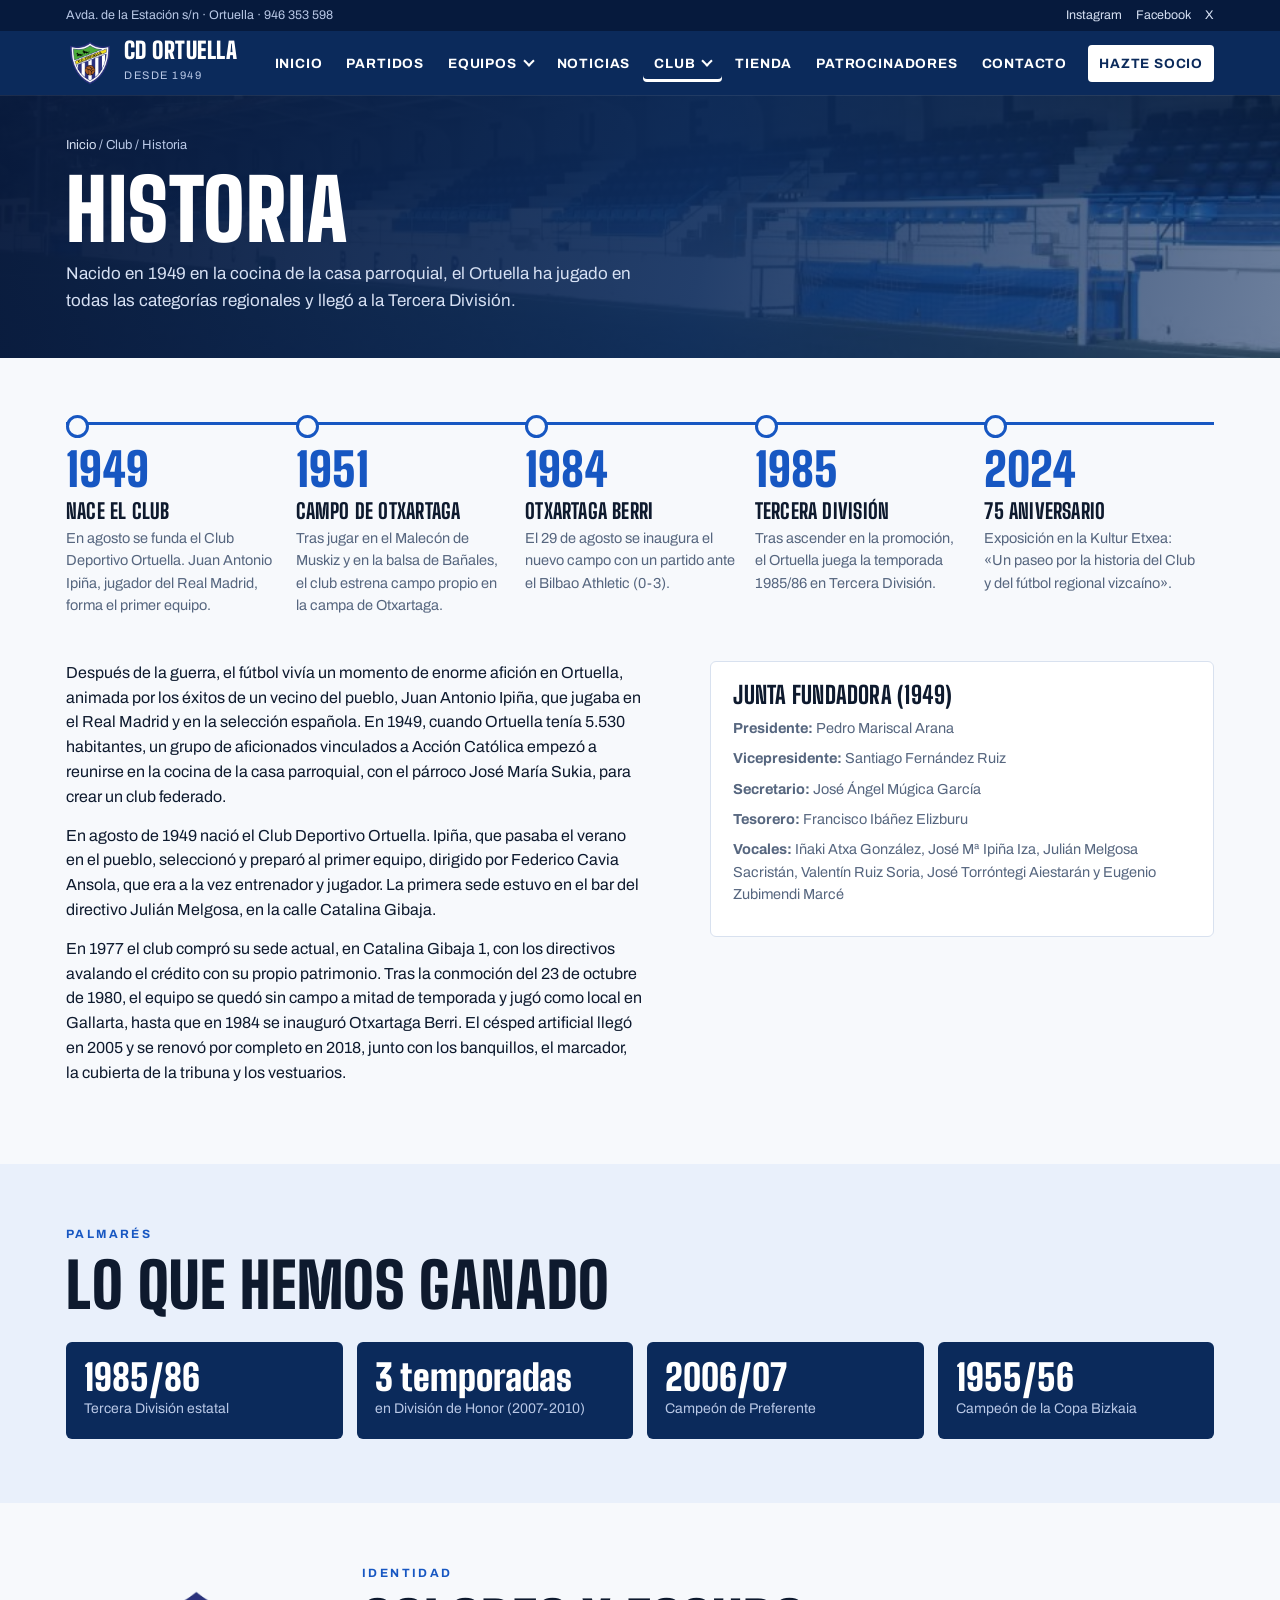
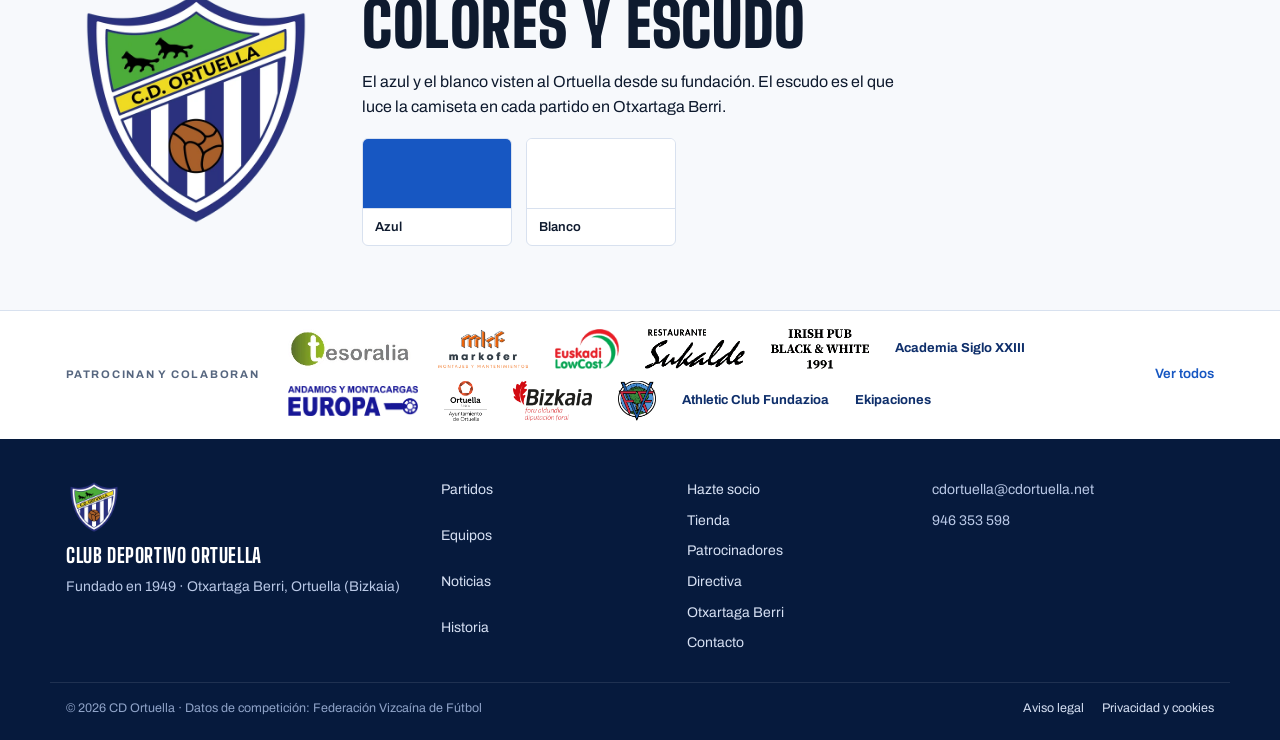
<file: historia.html>
<!doctype html>
<html lang="es">
<head>
<meta charset="utf-8">
<meta name="viewport" content="width=device-width, initial-scale=1, viewport-fit=cover">
<title>Historia · CD Ortuella</title>
<meta name="description" content="Historia, palmarés, colores y escudo del Club Deportivo Ortuella desde 1949.">
<meta name="robots" content="noindex, nofollow">
<link rel="canonical" href="https://lehendakari02.github.io/web-cd-ortuella/historia.html">
<!-- Vista previa al compartir el enlace (WhatsApp, Facebook, X...) -->
<meta property="og:type" content="website">
<meta property="og:site_name" content="CD Ortuella">
<meta property="og:title" content="Historia · CD Ortuella">
<meta property="og:description" content="Historia, palmarés, colores y escudo del Club Deportivo Ortuella desde 1949.">
<meta property="og:url" content="https://lehendakari02.github.io/web-cd-ortuella/historia.html">
<meta property="og:image" content="https://lehendakari02.github.io/web-cd-ortuella/img/compartir.jpg">
<meta property="og:image:width" content="1200">
<meta property="og:image:height" content="630">
<meta property="og:locale" content="es_ES">
<meta name="twitter:card" content="summary_large_image">
<link rel="icon" href="img/favicon.png" type="image/png">
<!-- Icono y color al guardar la web en la pantalla de inicio del móvil -->
<link rel="apple-touch-icon" href="img/icono-180.png">
<link rel="manifest" href="manifest.webmanifest">
<meta name="theme-color" content="#0b2a5b">
<meta name="apple-mobile-web-app-title" content="CD Ortuella">
<link rel="preload" href="fuentes/big-shoulders-display.woff2" as="font" type="font/woff2" crossorigin>
<link rel="stylesheet" href="estilos.css?v=7c527de6">
</head>
<body data-page="historia">
<a class="skip" href="#contenido">Saltar al contenido</a>
<div id="cabecera"></div>
<main id="contenido" tabindex="-1">
<section class="page-hero">
  <div class="wrap">
    <div class="crumbs"><a href="./">Inicio</a> / Club / Historia</div>
    <h1>Historia</h1>
    <p>Nacido en 1949 en la cocina de la casa parroquial, el Ortuella ha jugado en todas las categorías regionales y llegó a la Tercera División.</p>
  </div>
</section>

<section class="block">
  <div class="wrap">
    <ol class="timeline">
      <li><div class="y num">1949</div><h2>Nace el club</h2><p>En agosto se funda el Club Deportivo Ortuella. Juan Antonio Ipiña, jugador del Real Madrid, forma el primer equipo.</p></li>
      <li><div class="y num">1951</div><h2>Campo de Otxartaga</h2><p>Tras jugar en el Malecón de Muskiz y en la balsa de Bañales, el club estrena campo propio en la campa de Otxartaga.</p></li>
      <li><div class="y num">1984</div><h2>Otxartaga Berri</h2><p>El 29 de agosto se inaugura el nuevo campo con un partido ante el Bilbao Athletic (0-3).</p></li>
      <li><div class="y num">1985</div><h2>Tercera División</h2><p>Tras ascender en la promoción, el Ortuella juega la temporada 1985/86 en Tercera División.</p></li>
      <li><div class="y num">2024</div><h2>75 aniversario</h2><p>Exposición en la Kultur Etxea: «Un paseo por la historia del Club y del fútbol regional vizcaíno».</p></li>
    </ol>
    <div class="story">
      <div class="prose">
        <p>Después de la guerra, el fútbol vivía un momento de enorme afición en Ortuella, animada por los éxitos de un vecino del pueblo, Juan Antonio Ipiña, que jugaba en el Real Madrid y en la selección española. En 1949, cuando Ortuella tenía 5.530 habitantes, un grupo de aficionados vinculados a Acción Católica empezó a reunirse en la cocina de la casa parroquial, con el párroco José María Sukia, para crear un club federado.</p>
        <p>En agosto de 1949 nació el Club Deportivo Ortuella. Ipiña, que pasaba el verano en el pueblo, seleccionó y preparó al primer equipo, dirigido por Federico Cavia Ansola, que era a la vez entrenador y jugador. La primera sede estuvo en el bar del directivo Julián Melgosa, en la calle Catalina Gibaja.</p>
        <p>En 1977 el club compró su sede actual, en Catalina Gibaja 1, con los directivos avalando el crédito con su propio patrimonio. Tras la conmoción del 23 de octubre de 1980, el equipo se quedó sin campo a mitad de temporada y jugó como local en Gallarta, hasta que en 1984 se inauguró Otxartaga Berri. El césped artificial llegó en 2005 y se renovó por completo en 2018, junto con los banquillos, el marcador, la cubierta de la tribuna y los vestuarios.</p>
      </div>
      <aside class="founders">
        <h2>Junta fundadora (1949)</h2>
        <p><strong>Presidente:</strong> Pedro Mariscal Arana</p>
        <p><strong>Vicepresidente:</strong> Santiago Fernández Ruiz</p>
        <p><strong>Secretario:</strong> José Ángel Múgica García</p>
        <p><strong>Tesorero:</strong> Francisco Ibáñez Elizburu</p>
        <p><strong>Vocales:</strong> Iñaki Atxa González, José Mª Ipiña Iza, Julián Melgosa Sacristán, Valentín Ruiz Soria, José Torróntegi Aiestarán y Eugenio Zubimendi Marcé</p>
      </aside>
    </div>
  </div>
</section>

<section class="block alt">
  <div class="wrap">
    <div class="sec-head"><div><span class="kicker">Palmarés</span><h2>Lo que hemos ganado</h2></div></div>
    <div class="honours" style="margin-top:0">
      <div class="honour"><b>1985/86</b><span>Tercera División estatal</span></div>
      <div class="honour"><b>3 temporadas</b><span>en División de Honor (2007-2010)</span></div>
      <div class="honour"><b>2006/07</b><span>Campeón de Preferente</span></div>
      <div class="honour"><b>1955/56</b><span>Campeón de la Copa Bizkaia</span></div>
    </div>
  </div>
</section>

<section class="block" id="escudo">
  <div class="wrap">
    <div class="crest-block">
      <img src="img/escudo.webp" alt="Escudo del Club Deportivo Ortuella">
      <div>
        <span class="kicker">Identidad</span>
        <h2 style="font-size:clamp(40px,6vw,62px);font-weight:900">Colores y escudo</h2>
        <p style="max-width:60ch">El azul y el blanco visten al Ortuella desde su fundación. El escudo es el que luce la camiseta en cada partido en Otxartaga Berri.</p>
        <div class="swatches">
          <div class="swatch"><i style="background:#1757c2"></i><span>Azul</span></div>
          <div class="swatch"><i style="background:#ffffff"></i><span>Blanco</span></div>
        </div>
      </div>
    </div>
  </div>
</section>
</main>
<div id="pie"></div>
<script src="datos.js?v=9a7df9f5"></script>
<script src="datos-federacion.js"></script>
<script src="datos-noticias.js"></script>
<script src="datos-amistosos.js"></script>
<script src="comun.js?v=815a7d41"></script>
<!-- Contador de visitas anónimo, sin cookies. Panel privado: https://cdortuella.goatcounter.com -->
<script data-goatcounter="https://cdortuella.goatcounter.com/count" async src="https://gc.zgo.at/count.js"></script>
<script>

</script>
</body>
</html>
</file>
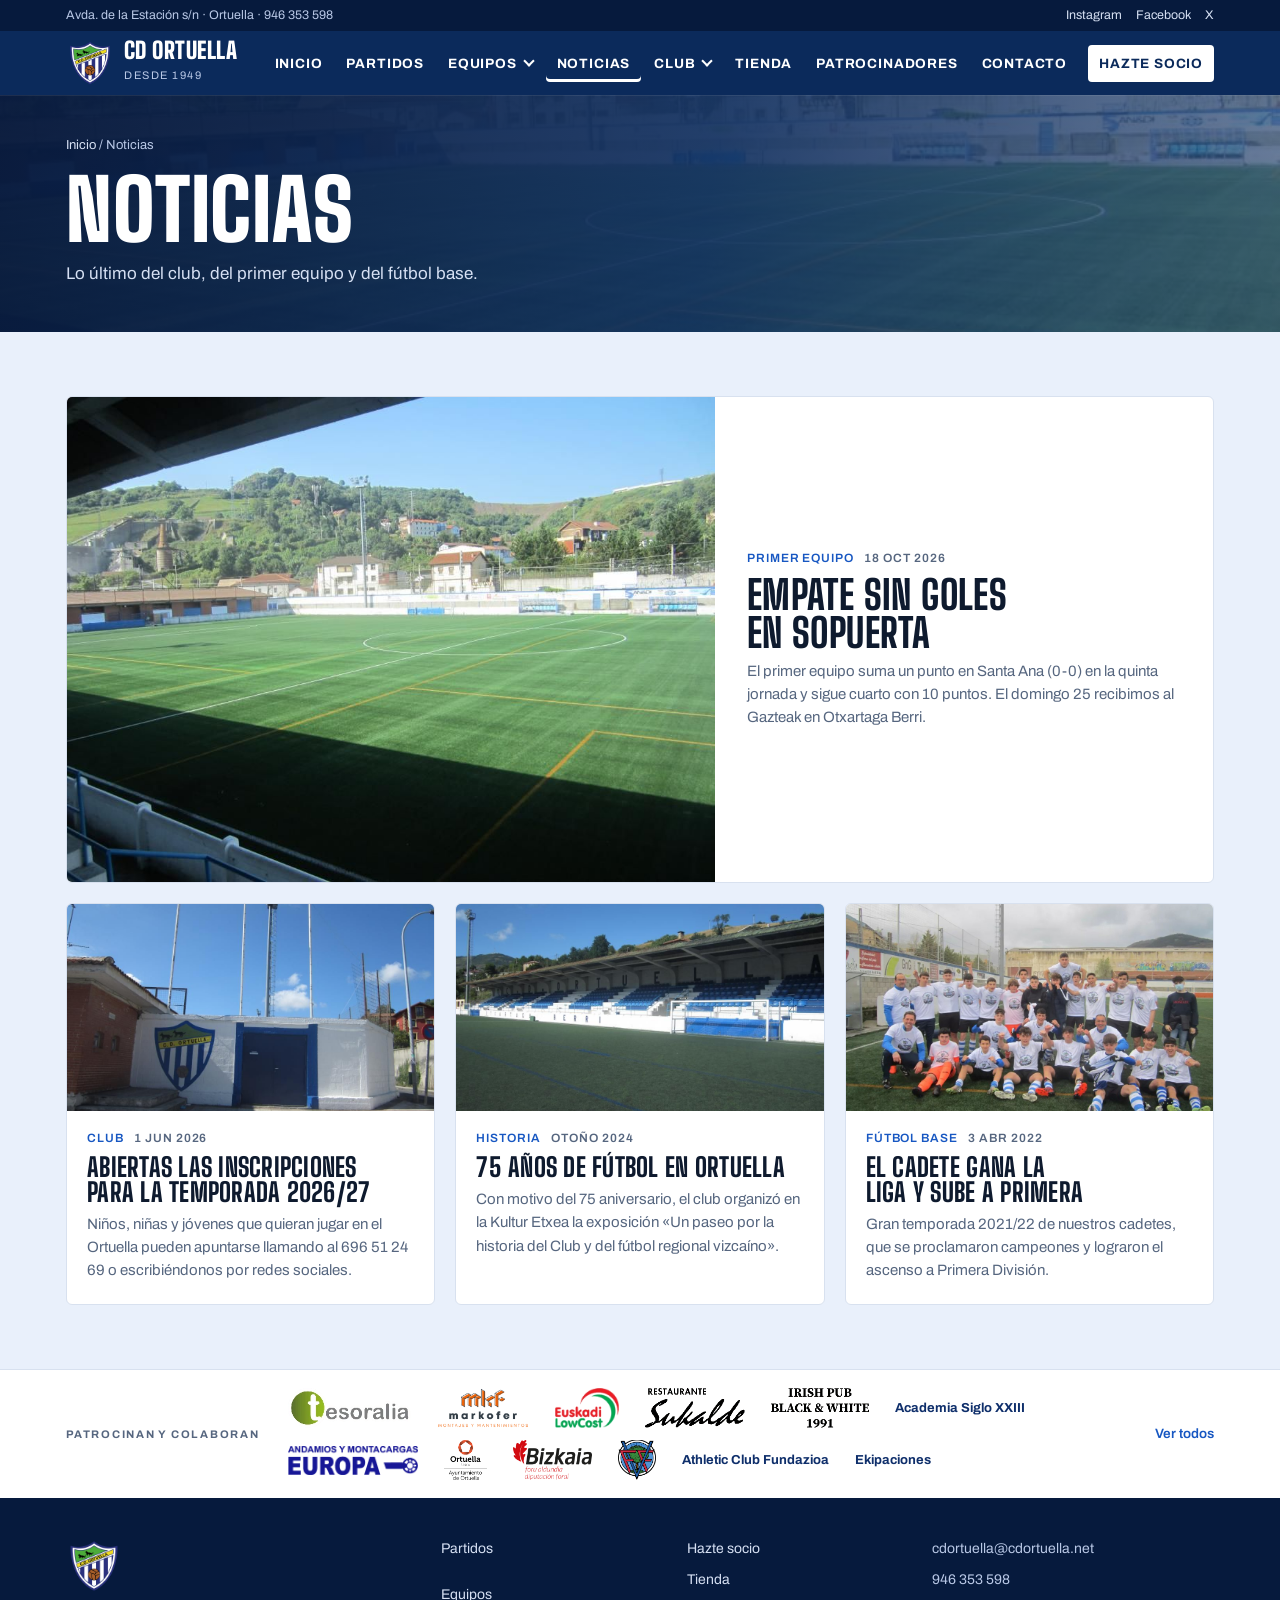
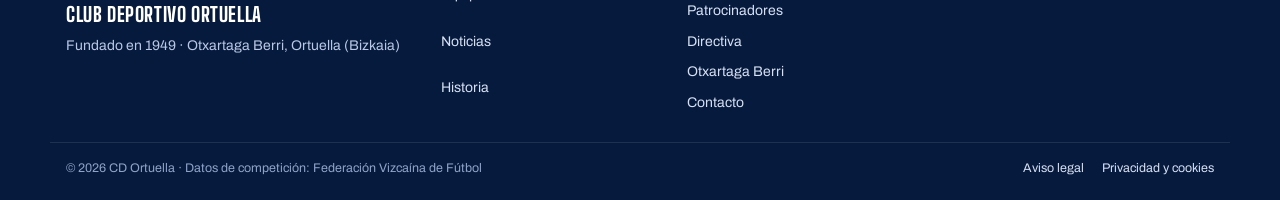
<file: noticias.html>
<!doctype html>
<html lang="es">
<head>
<meta charset="utf-8">
<meta name="viewport" content="width=device-width, initial-scale=1, viewport-fit=cover">
<title>Noticias · CD Ortuella</title>
<meta name="description" content="Noticias del CD Ortuella: primer equipo, fútbol base y vida del club.">
<meta name="robots" content="noindex, nofollow">
<link rel="canonical" href="https://lehendakari02.github.io/web-cd-ortuella/noticias.html">
<!-- Vista previa al compartir el enlace (WhatsApp, Facebook, X...) -->
<meta property="og:type" content="website">
<meta property="og:site_name" content="CD Ortuella">
<meta property="og:title" content="Noticias · CD Ortuella">
<meta property="og:description" content="Noticias del CD Ortuella: primer equipo, fútbol base y vida del club.">
<meta property="og:url" content="https://lehendakari02.github.io/web-cd-ortuella/noticias.html">
<meta property="og:image" content="https://lehendakari02.github.io/web-cd-ortuella/img/compartir.jpg">
<meta property="og:image:width" content="1200">
<meta property="og:image:height" content="630">
<meta property="og:locale" content="es_ES">
<meta name="twitter:card" content="summary_large_image">
<link rel="icon" href="img/favicon.png" type="image/png">
<!-- Icono y color al guardar la web en la pantalla de inicio del móvil -->
<link rel="apple-touch-icon" href="img/icono-180.png">
<link rel="manifest" href="manifest.webmanifest">
<meta name="theme-color" content="#0b2a5b">
<meta name="apple-mobile-web-app-title" content="CD Ortuella">
<link rel="preload" href="fuentes/big-shoulders-display.woff2" as="font" type="font/woff2" crossorigin>
<link rel="stylesheet" href="estilos.css?v=7c527de6">
</head>
<body data-page="noticias">
<a class="skip" href="#contenido">Saltar al contenido</a>
<div id="cabecera"></div>
<main id="contenido" tabindex="-1">
<section class="page-hero" style="--hero-img:url('img/campo.jpg')">
  <div class="wrap">
    <div class="crumbs"><a href="./">Inicio</a> / Noticias</div>
    <h1>Noticias</h1>
    <p>Lo último del club, del primer equipo y del fútbol base.</p>
  </div>
</section>

<section class="block alt">
  <div class="wrap"><div class="news" id="newsList"></div></div>
</section>
</main>
<div id="pie"></div>
<script src="datos.js?v=9a7df9f5"></script>
<script src="datos-federacion.js"></script>
<script src="datos-noticias.js"></script>
<script src="datos-amistosos.js"></script>
<script src="comun.js?v=815a7d41"></script>
<!-- Contador de visitas anónimo, sin cookies. Panel privado: https://cdortuella.goatcounter.com -->
<script data-goatcounter="https://cdortuella.goatcounter.com/count" async src="https://gc.zgo.at/count.js"></script>
<script>
document.getElementById("newsList").innerHTML = window.CDO.C.noticias.map(function (n) { return window.CDO.newsCard(n, 2); }).join("");
</script>
</body>
</html>
</file>
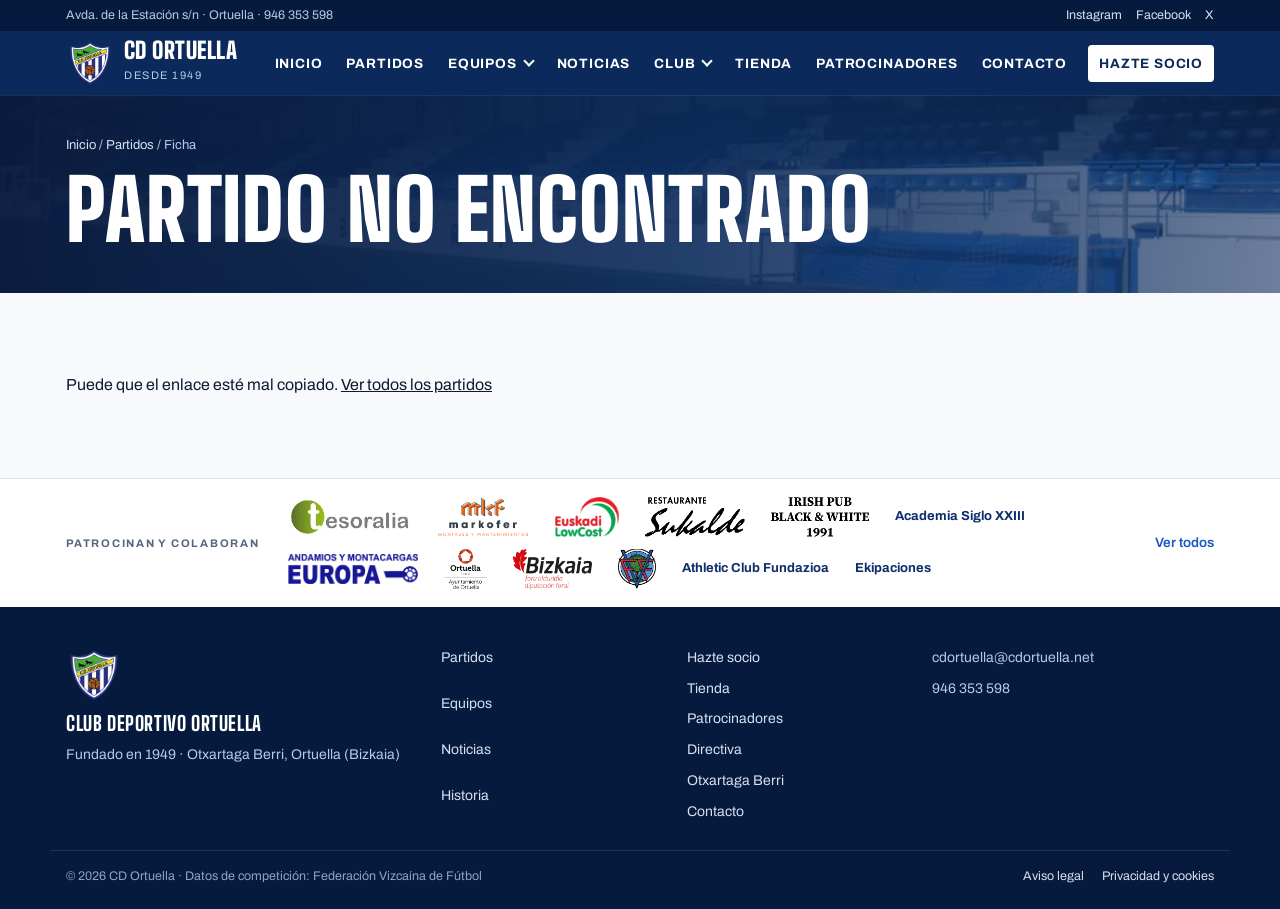
<file: partido.html>
<!doctype html>
<html lang="es">
<head>
<meta charset="utf-8">
<meta name="viewport" content="width=device-width, initial-scale=1, viewport-fit=cover">
<title>Partido · CD Ortuella</title>
<meta name="description" content="Ficha del partido: resultado, goles, tarjetas y alineaciones.">
<meta name="robots" content="noindex, nofollow">
<link rel="canonical" href="https://lehendakari02.github.io/web-cd-ortuella/partido.html">
<!-- Vista previa al compartir el enlace (WhatsApp, Facebook, X...) -->
<meta property="og:type" content="website">
<meta property="og:site_name" content="CD Ortuella">
<meta property="og:title" content="Partido · CD Ortuella">
<meta property="og:description" content="Ficha del partido: resultado, goles, tarjetas y alineaciones.">
<meta property="og:url" content="https://lehendakari02.github.io/web-cd-ortuella/partido.html">
<meta property="og:image" content="https://lehendakari02.github.io/web-cd-ortuella/img/compartir.jpg">
<meta property="og:image:width" content="1200">
<meta property="og:image:height" content="630">
<meta property="og:locale" content="es_ES">
<meta name="twitter:card" content="summary_large_image">
<link rel="icon" href="img/favicon.png" type="image/png">
<!-- Icono y color al guardar la web en la pantalla de inicio del móvil -->
<link rel="apple-touch-icon" href="img/icono-180.png">
<link rel="manifest" href="manifest.webmanifest">
<meta name="theme-color" content="#0b2a5b">
<meta name="apple-mobile-web-app-title" content="CD Ortuella">
<link rel="preload" href="fuentes/big-shoulders-display.woff2" as="font" type="font/woff2" crossorigin>
<link rel="stylesheet" href="estilos.css?v=7c527de6">
</head>
<body data-page="partido">
<a class="skip" href="#contenido">Saltar al contenido</a>
<div id="cabecera"></div>
<main id="contenido" tabindex="-1">
<section class="page-hero">
  <div class="wrap">
    <div class="crumbs"><a href="./">Inicio</a> / <a href="partidos.html">Partidos</a> / <span id="crumb">Ficha</span></div>
    <div id="board"></div>
  </div>
</section>
<section class="block">
  <div class="wrap" id="ficha"></div>
</section>
</main>
<div id="pie"></div>
<script src="datos.js?v=9a7df9f5"></script>
<script src="datos-federacion.js"></script>
<script src="datos-noticias.js"></script>
<script src="datos-amistosos.js"></script>
<script src="comun.js?v=815a7d41"></script>
<!-- Contador de visitas anónimo, sin cookies. Panel privado: https://cdortuella.goatcounter.com -->
<script data-goatcounter="https://cdortuella.goatcounter.com/count" async src="https://gc.zgo.at/count.js"></script>
<script>
(function () {
  var X = window.CDO, F = X.F, esc = X.esc;
  var q = new URLSearchParams(location.search), t = X.team(q.get("e")), j = +q.get("j");
  var p = t && t.partidos.filter(function (x) { return x.jornada === j; })[0];
  var board = document.getElementById("board"), ficha = document.getElementById("ficha");
  if (!p) {
    board.innerHTML = "<h1>Partido no encontrado</h1>";
    ficha.innerHTML = '<p>Puede que el enlace esté mal copiado. <a href="partidos.html">Ver todos los partidos</a></p>';
    return;
  }
  var a = (F.actas || {})[p.acta] || null, home = X.isUs(p.local, t), played = p.gl != null;
  document.title = p.local + (played ? " " + p.gl + "-" + p.gv + " " : " – ") + p.visitante + " · CD Ortuella";
  document.getElementById("crumb").textContent = X.APODO[t.id] + " · Jornada " + p.jornada;

  // Marcador grande
  var o = played ? X.outcome(p, t) : "";
  var side = function (n) { return '<div class="fb-team">' + X.crest(n, t) + "<b>" + esc(n) + "</b></div>"; };
  var cat = t.categoria.indexOf(X.APODO[t.id]) === 0 ? t.categoria : X.APODO[t.id] + " · " + t.categoria;
  board.innerHTML = '<h1 class="sr-only">' + esc(p.local) + (played ? " " + p.gl + ", " + esc(p.visitante) + " " + p.gv : " contra " + esc(p.visitante)) + "</h1>" + '<div class="fb-meta">' + esc(cat) + " · Jornada " + p.jornada + "</div>" +
    '<div class="fb">' + side(p.local) + '<div class="fb-score">' + (played ? p.gl + '<i>-</i>' + p.gv : "VS") + "</div>" + side(p.visitante) + "</div>" +
    '<div class="fb-info"><span>' + X.longDate(p.fecha) + "</span>" +
    "<span>" + esc(a && a.campo ? a.campo : home ? "Otxartaga Berri" : "Fuera de casa") + (home ? "" : " " + X.mapsLink(p, a && a.campo)) + "</span>" +
    (played ? '<span class="o ' + o + '">' + { w: "Victoria", d: "Empate", l: "Derrota" }[o] + "</span>" : "") + "</div>";

  if (!a) {
    ficha.innerHTML = '<p class="fi-empty">' + (played ? "El acta de este partido todavía no está cargada. Se completa sola con los datos de la Federación." : "Este partido todavía no se ha jugado.") + "</p>" + back();
    return;
  }

  var who = function (lado) { return lado === "local" ? p.local : p.visitante; };
  var ours = function (lado) { return X.isUs(who(lado), t); };
  // Goles y tarjetas en una sola cronología, por minuto
  var mlab = function (x) { return x.min == null ? "" : x.min + (x.mas ? "+" + x.mas : "") + "'"; };
  var ev = (a.goles || []).map(function (g) { return { min: g.min, mas: g.mas, lado: g.lado, txt: esc(g.jugador) + (g.tipo === "pp" ? " <small>(en propia)</small>" : g.tipo === "pen" ? " <small>(penalti)</small>" : ""), ico: "gol" }; })
    .concat((a.tarjetas || []).map(function (c) { return { min: c.min, mas: c.mas, lado: c.lado, txt: esc(c.jugador) + (c.tecnico ? " <small>(banquillo)</small>" : ""), ico: c.tipo }; }))
    .sort(function (x, y) { return (x.min + (x.mas || 0) / 100) - (y.min + (y.mas || 0) / 100); });
  var gl = 0, gv = 0;  // marcador en cada gol
  ev.forEach(function (e) { if (e.ico === "gol") { if (e.lado === "local") gl++; else gv++; e.txt += ' <b class="ev-sc">' + gl + "-" + gv + "</b>"; } });
  var ICO = { gol: '<svg viewBox="0 0 24 24" aria-hidden="true"><use href="#ball"/></svg>', amarilla: '<i class="card y"></i>', roja: '<i class="card r"></i>', doble: '<i class="card y"></i><i class="card r"></i>' };
  var LBL = { gol: "Gol", amarilla: "Amarilla", roja: "Roja", doble: "Segunda amarilla" };
  var line = function (e) {
    var body = '<span class="ev-ico" role="img" aria-label="' + LBL[e.ico] + '" title="' + LBL[e.ico] + '">' + ICO[e.ico] + '</span><span class="ev-txt">' + e.txt + "</span>";
    return '<li class="' + e.lado + (ours(e.lado) ? " us" : "") + '"><span class="ev-min">' + mlab(e) + "</span>" + body + "</li>";
  };
  var html = '<h2 class="sr-only">Acta del partido</h2>';
  if (ev.length) html += '<div class="panel fi-sec"><h3>Lo que pasó</h3><div class="ev-head"><span>' + esc(p.local) + "</span><span>" + esc(p.visitante) + '</span></div><ol class="ev">' + ev.map(line).join("") + "</ol></div>";

  // Alineaciones
  var lineup = function (lado) {
    var al = (a.alineaciones || {})[lado]; if (!al) return "";
    var subs = (a.cambios || []).filter(function (c) { return c.lado === lado; });
    var row = function (j) {
      var out = subs.filter(function (c) { return c.sale === j.nombre; })[0], inn = subs.filter(function (c) { return c.entra === j.nombre; })[0];
      return "<li><span class=\"dorsal\">" + esc(j.dorsal || "") + "</span>" + esc(j.nombre) + (j.capitan ? ' <abbr title="Capitán">C</abbr>' : "") + (j.portero ? ' <abbr title="Portero">POR</abbr>' : "") +
        (out ? ' <small class="chg out" title="Cambiado en el minuto ' + mlab(out) + '">▼ ' + mlab(out) + "</small>" : "") + (inn ? ' <small class="chg in" title="Entra en el minuto ' + mlab(inn) + '">▲ ' + mlab(inn) + "</small>" : "") + "</li>";
    };
    return '<div class="panel lu ' + lado + (ours(lado) ? " us" : "") + '"><h3>' + esc(who(lado)) + '</h3><ul class="lu-list">' + (al.titulares || []).map(row).join("") + "</ul>" +
      ((al.suplentes || []).length ? '<div class="lu-sub">Suplentes</div><ul class="lu-list">' + al.suplentes.map(row).join("") + "</ul>" : "") + "</div>";
  };
  var lu = lineup("local") + lineup("visitante");
  // En el móvil, una alineación cada vez con dos pestañas (empieza por la nuestra), para no hacer la página interminable
  var tab = function (lado) { return '<button type="button" role="tab" data-lado="' + lado + '" aria-selected="' + ours(lado) + '">' + esc(who(lado)) + "</button>"; };
  if (lu) html += '<div class="sec-mini">Alineaciones</div><div class="lu-tabs" role="tablist" aria-label="Alineaciones">' + tab("local") + tab("visitante") + '</div><div class="lu-grid" data-show="' + (home ? "local" : "visitante") + '">' + lu + "</div>";
  ficha.innerHTML = html + '<p class="source">Datos del acta oficial de la Federación Vizcaína de Fútbol.</p>' + back();
  ficha.querySelectorAll(".lu-tabs button").forEach(function (b) {
    b.addEventListener("click", function () {
      ficha.querySelectorAll(".lu-tabs button").forEach(function (x) { x.setAttribute("aria-selected", x === b); });
      ficha.querySelector(".lu-grid").dataset.show = b.dataset.lado;
    });
  });

  function back() {
    var list = X.played(t), i = list.indexOf(p), prev = list[i - 1], next = list[i + 1];
    var go = function (x, txt) { return x ? '<a class="btn line" href="partido.html?e=' + t.id + "&j=" + x.jornada + '">' + txt + "</a>" : ""; };
    return '<div class="btns fi-nav">' + go(prev, "← Jornada " + (prev && prev.jornada)) + '<a class="btn blue" href="equipos.html#' + X.SLUG[t.id] + '">Volver al ' + X.APODO[t.id] + "</a>" + go(next, "Jornada " + (next && next.jornada) + " →") + "</div>";
  }
})();
</script>
</body>
</html>
</file>
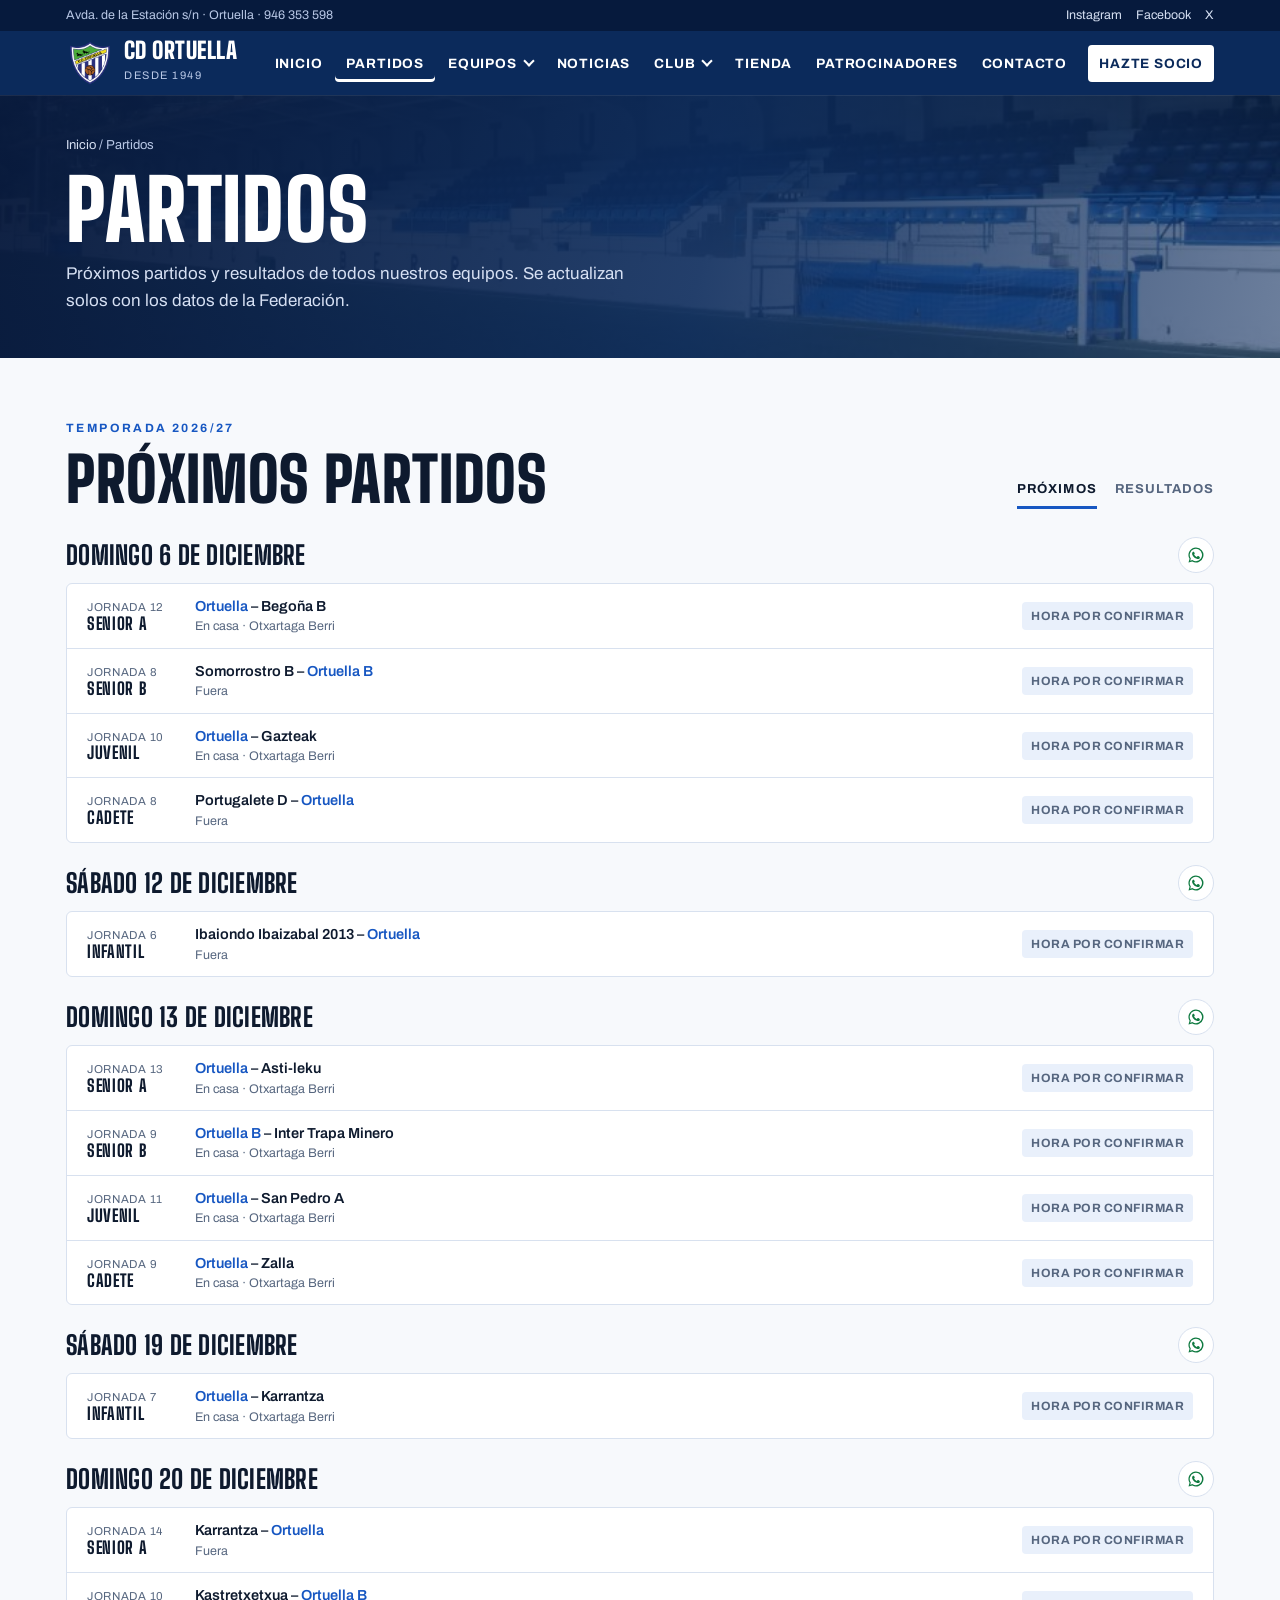
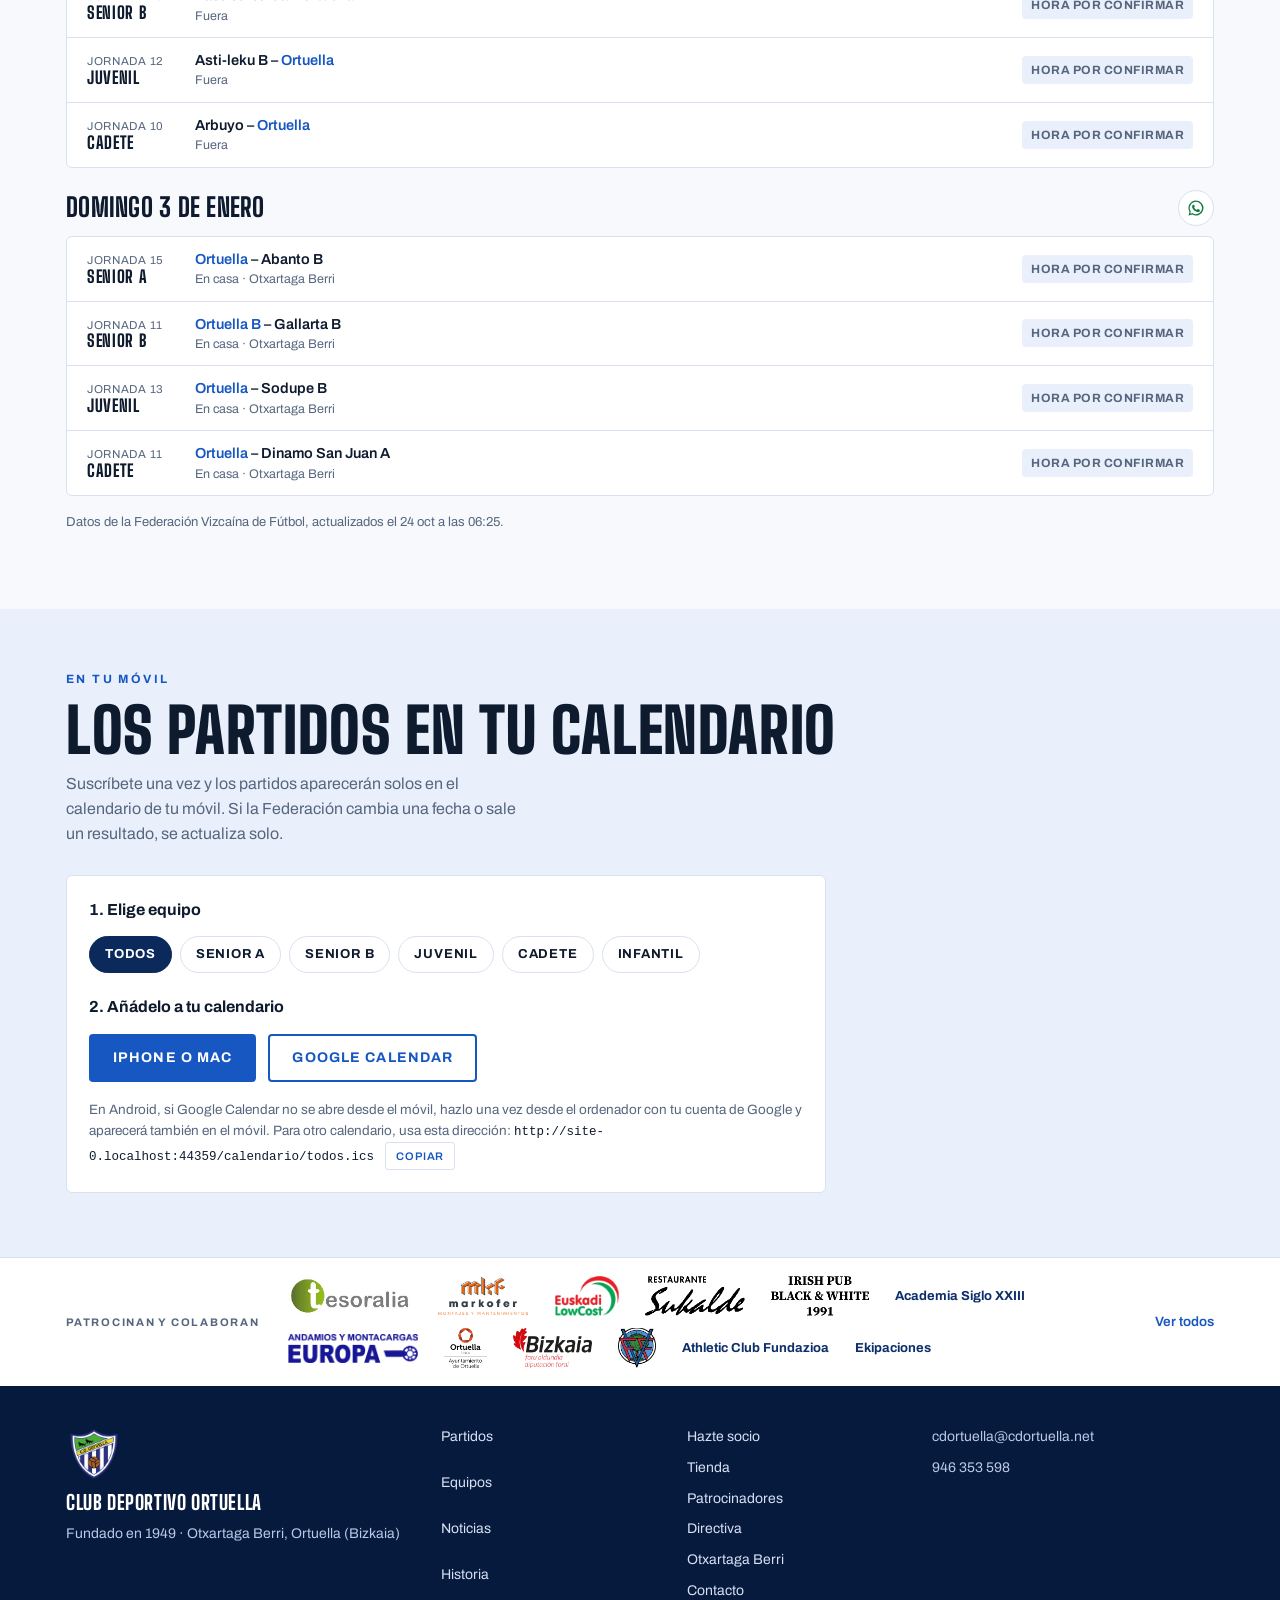
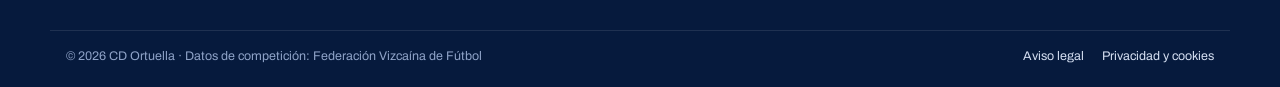
<file: partidos.html>
<!doctype html>
<html lang="es">
<head>
<meta charset="utf-8">
<meta name="viewport" content="width=device-width, initial-scale=1, viewport-fit=cover">
<title>Partidos · CD Ortuella</title>
<meta name="description" content="Próximos partidos y resultados de todos los equipos del CD Ortuella.">
<meta name="robots" content="noindex, nofollow">
<link rel="canonical" href="https://lehendakari02.github.io/web-cd-ortuella/partidos.html">
<!-- Vista previa al compartir el enlace (WhatsApp, Facebook, X...) -->
<meta property="og:type" content="website">
<meta property="og:site_name" content="CD Ortuella">
<meta property="og:title" content="Partidos · CD Ortuella">
<meta property="og:description" content="Próximos partidos y resultados de todos los equipos del CD Ortuella.">
<meta property="og:url" content="https://lehendakari02.github.io/web-cd-ortuella/partidos.html">
<meta property="og:image" content="https://lehendakari02.github.io/web-cd-ortuella/img/compartir.jpg">
<meta property="og:image:width" content="1200">
<meta property="og:image:height" content="630">
<meta property="og:locale" content="es_ES">
<meta name="twitter:card" content="summary_large_image">
<link rel="icon" href="img/favicon.png" type="image/png">
<!-- Icono y color al guardar la web en la pantalla de inicio del móvil -->
<link rel="apple-touch-icon" href="img/icono-180.png">
<link rel="manifest" href="manifest.webmanifest">
<meta name="theme-color" content="#0b2a5b">
<meta name="apple-mobile-web-app-title" content="CD Ortuella">
<link rel="preload" href="fuentes/big-shoulders-display.woff2" as="font" type="font/woff2" crossorigin>
<link rel="stylesheet" href="estilos.css?v=7c527de6">
</head>
<body data-page="partidos">
<a class="skip" href="#contenido">Saltar al contenido</a>
<div id="cabecera"></div>
<main id="contenido" tabindex="-1">
<section class="page-hero">
  <div class="wrap">
    <div class="crumbs"><a href="./">Inicio</a> / Partidos</div>
    <h1>Partidos</h1>
    <p>Próximos partidos y resultados de todos nuestros equipos. Se actualizan solos con los datos de la Federación.</p>
  </div>
</section>

<section class="block">
  <div class="wrap">
    <div class="sec-head">
      <div><span class="kicker">Temporada <span class="season"></span></span><h2 id="listTitle">Próximos partidos</h2></div>
      <div class="tabs" role="tablist" style="border:0;padding:0">
        <button role="tab" id="tabNext" aria-selected="true">Próximos</button>
        <button role="tab" id="tabRes" aria-selected="false">Resultados</button>
      </div>
    </div>
    <div class="agenda" id="agenda"></div>
    <p class="source" id="source"></p>
  </div>
</section>
<section class="block alt" id="calendario">
  <div class="wrap cal">
    <div class="sec-head">
      <div><span class="kicker">En tu móvil</span><h2>Los partidos en tu calendario</h2></div>
      <p>Suscríbete una vez y los partidos aparecerán solos en el calendario de tu móvil. Si la Federación cambia una fecha o sale un resultado, se actualiza solo.</p>
    </div>
    <div class="cal-box">
      <b>1. Elige equipo</b>
      <div class="cal-teams" id="calTeams"></div>
      <b>2. Añádelo a tu calendario</b>
      <div class="btns">
        <a class="btn blue" id="calApple" href="#">iPhone o Mac</a>
        <a class="btn line" id="calGoogle" href="#" target="_blank" rel="noopener">Google Calendar</a>
      </div>
      <p class="cal-note">En Android, si Google Calendar no se abre desde el móvil, hazlo una vez desde el ordenador con tu cuenta de Google y aparecerá también en el móvil. Para otro calendario, usa esta dirección: <code id="calUrl"></code> <button class="copy" id="calCopy">Copiar</button></p>
    </div>
  </div>
</section>
</main>
<div id="pie"></div>
<script src="datos.js?v=9a7df9f5"></script>
<script src="datos-federacion.js"></script>
<script src="datos-noticias.js"></script>
<script src="datos-amistosos.js"></script>
<script src="comun.js?v=815a7d41"></script>
<!-- Contador de visitas anónimo, sin cookies. Panel privado: https://cdortuella.goatcounter.com -->
<script data-goatcounter="https://cdortuella.goatcounter.com/count" async src="https://gc.zgo.at/count.js"></script>
<script>
(function () {
  var X = window.CDO, F = X.F, esc = X.esc;
  var DIAL = ["Domingo", "Lunes", "Martes", "Miércoles", "Jueves", "Viernes", "Sábado"];
  var MESL = ["enero", "febrero", "marzo", "abril", "mayo", "junio", "julio", "agosto", "septiembre", "octubre", "noviembre", "diciembre"];
  var today = new Date(); today.setHours(0, 0, 0, 0);
  var showResults = location.hash === "#resultados";

  function render() {
    document.getElementById("tabNext").setAttribute("aria-selected", !showResults);
    document.getElementById("tabRes").setAttribute("aria-selected", showResults);
    document.getElementById("listTitle").textContent = showResults ? "Resultados" : "Próximos partidos";
    // Juntar los partidos de todos los equipos y agrupar por fin de semana (fecha)
    var all = [];
    F.equipos.forEach(function (t, i) { t.partidos.forEach(function (p) { all.push({ p: p, t: t, i: i }); }); });
    all = all.filter(function (x) { var past = X.day(x.p.fecha) < today; return showResults ? past : !past; });
    all.sort(function (a, b) { if (a.p.fecha === b.p.fecha) return a.i - b.i; return showResults ? (a.p.fecha < b.p.fecha ? 1 : -1) : (a.p.fecha > b.p.fecha ? 1 : -1); });
    var groups = [], seen = {};
    all.forEach(function (x) { if (!seen[x.p.fecha]) { seen[x.p.fecha] = []; groups.push(x.p.fecha); } seen[x.p.fecha].push(x); });
    groups = groups.slice(0, showResults ? 8 : 6);
    if (!groups.length) { document.getElementById("agenda").innerHTML = '<p class="empty">' + (showResults ? "Todavía no hay resultados." : "No hay partidos en el calendario.") + "</p>"; return; }
    document.getElementById("agenda").innerHTML = groups.map(function (f) {
      var d = X.day(f);
      var msg = "⚽ " + (showResults ? "Resultados" : "Partidos") + " del CD Ortuella\n📅 " + X.longDate(f) + "\n\n" +
        seen[f].map(function (x) { return "• " + X.matchLine(x.p, x.t); }).join("\n") + (showResults || seen[f].every(function (x) { return x.p.hora; }) ? "" : "\n\nHorarios por confirmar") + "\n\n" + X.webUrl("partidos.html");
      return '<div class="agenda-day"><div class="agenda-head"><h3>' + DIAL[d.getDay()] + " " + d.getDate() + " de " + MESL[d.getMonth()] + "</h3>" + X.shareLink(msg, "Compartir los partidos de este día por WhatsApp") + '</div><div class="panel"><ul class="games">' + seen[f].map(function (x) {
        var p = x.p, t = x.t, right;
        var name = function (n) { return X.isUs(n, t) ? '<span class="us">' + esc(n) + "</span>" : esc(n); };
        if (p.gl != null && p.amistoso) right = '<span class="score ' + X.outcome(p, t) + '">' + p.gl + "-" + p.gv + "</span>";
        else if (p.gl != null) { var o = X.outcome(p, t); right = '<a class="score ' + o + '" href="' + X.fichaUrl(t, p) + '" title="Ver la ficha del partido">' + p.gl + "-" + p.gv + "</a>"; }
        else if (showResults) right = '<span class="score na">Sin cargar</span>';
        else right = p.hora ? '<span class="hour">' + p.hora + "</span>" : '<span class="hour tbc">Hora por confirmar</span>';
        return '<li><div class="d">' + X.jor(p) + '<b><a href="equipos.html#' + X.SLUG[t.id] + '" style="text-decoration:none">' + X.APODO[t.id] + '</a></b></div><div class="m">' + name(p.local) + " – " + name(p.visitante) + "<small>" + (X.isUs(p.local, t) ? "En casa · Otxartaga Berri" : "Fuera" + (p.campo ? " · " + esc(p.campo) : "") + " " + X.mapsLink(p)) + "</small></div>" + right + "</li>";
      }).join("") + "</ul></div></div>";
    }).join("");
  }
  document.getElementById("tabNext").addEventListener("click", function () { showResults = false; render(); });
  document.getElementById("tabRes").addEventListener("click", function () { showResults = true; render(); });
  document.getElementById("source").innerHTML = X.sourceNote();
  render();

  // Suscripción al calendario: un archivo .ics por equipo, que se regenera con cada actualización
  var CAL = [["todos", "Todos"]].concat(F.equipos.map(function (t) { return [X.SLUG[t.id], X.APODO[t.id]]; }));  // un calendario por equipo, también el fútbol base
  var calSel = "todos";
  function renderCal() {
    document.getElementById("calTeams").innerHTML = CAL.map(function (c) { return '<button class="chip" data-cal="' + c[0] + '" aria-pressed="' + (c[0] === calSel) + '">' + c[1] + "</button>"; }).join("");
    var h = X.calHrefs(calSel);
    document.getElementById("calApple").href = h.apple;
    document.getElementById("calGoogle").href = h.google;
    document.getElementById("calUrl").textContent = h.url;
    document.getElementById("calCopy").dataset.copy = h.url;
  }
  document.getElementById("calTeams").addEventListener("click", function (e) { var b = e.target.closest("[data-cal]"); if (b) { calSel = b.dataset.cal; renderCal(); } });
  renderCal();
  X.copyButtons();
})();
</script>
</body>
</html>
</file>
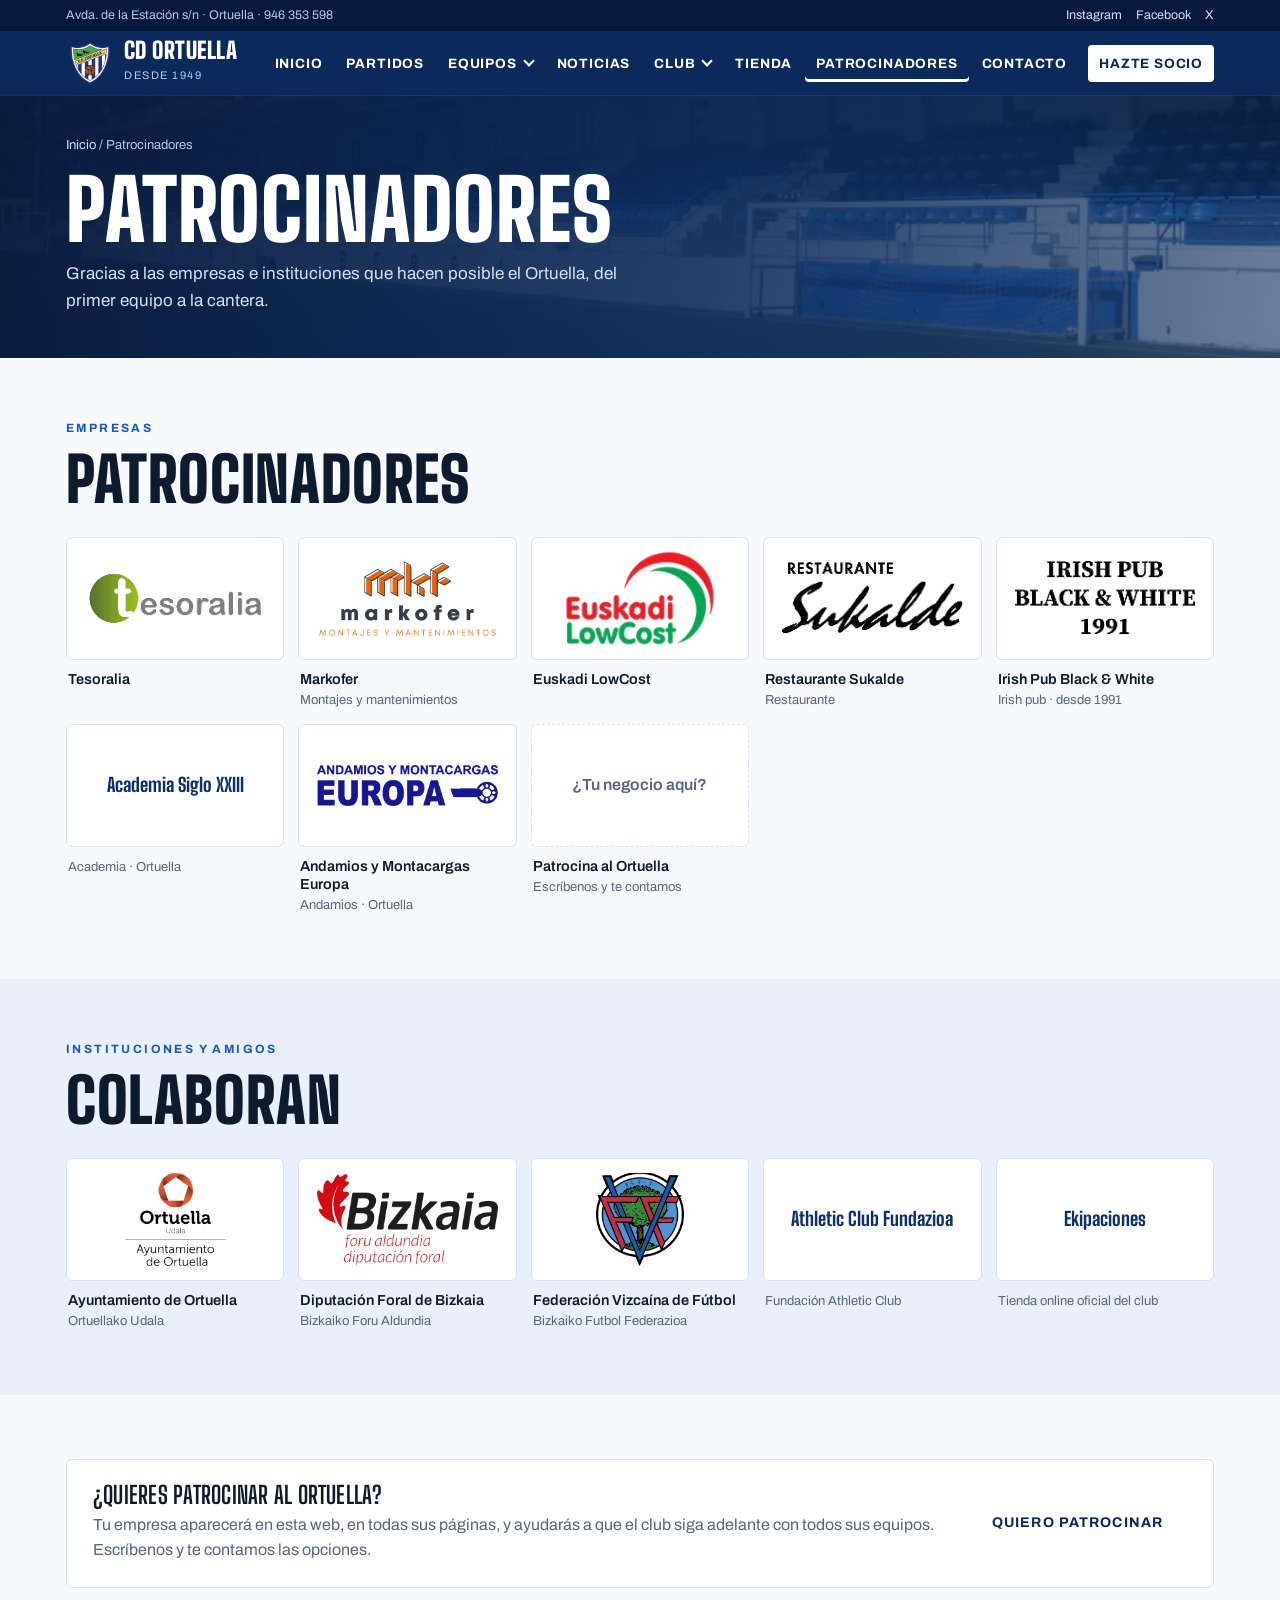
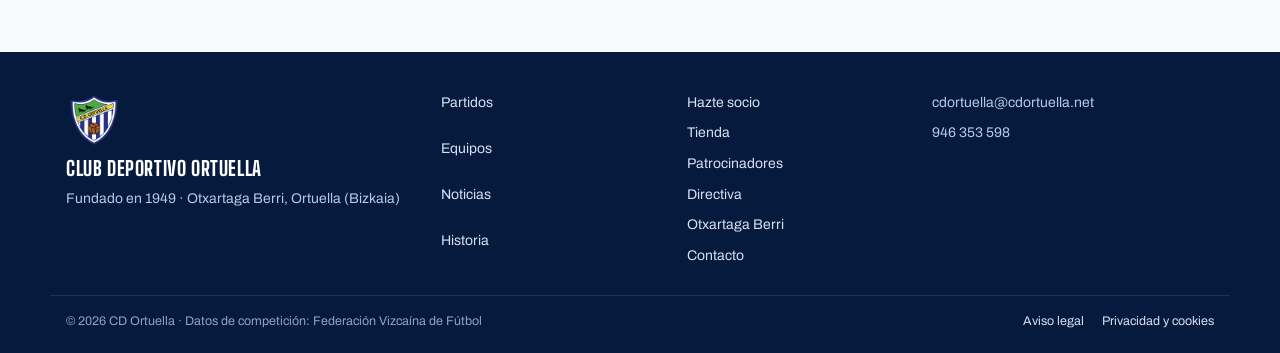
<file: patrocinadores.html>
<!doctype html>
<html lang="es">
<head>
<meta charset="utf-8">
<meta name="viewport" content="width=device-width, initial-scale=1, viewport-fit=cover">
<title>Patrocinadores · CD Ortuella</title>
<meta name="description" content="Empresas e instituciones que patrocinan y apoyan al CD Ortuella.">
<meta name="robots" content="noindex, nofollow">
<link rel="canonical" href="https://lehendakari02.github.io/web-cd-ortuella/patrocinadores.html">
<!-- Vista previa al compartir el enlace (WhatsApp, Facebook, X...) -->
<meta property="og:type" content="website">
<meta property="og:site_name" content="CD Ortuella">
<meta property="og:title" content="Patrocinadores · CD Ortuella">
<meta property="og:description" content="Empresas e instituciones que patrocinan y apoyan al CD Ortuella.">
<meta property="og:url" content="https://lehendakari02.github.io/web-cd-ortuella/patrocinadores.html">
<meta property="og:image" content="https://lehendakari02.github.io/web-cd-ortuella/img/compartir.jpg">
<meta property="og:image:width" content="1200">
<meta property="og:image:height" content="630">
<meta property="og:locale" content="es_ES">
<meta name="twitter:card" content="summary_large_image">
<link rel="icon" href="img/favicon.png" type="image/png">
<!-- Icono y color al guardar la web en la pantalla de inicio del móvil -->
<link rel="apple-touch-icon" href="img/icono-180.png">
<link rel="manifest" href="manifest.webmanifest">
<meta name="theme-color" content="#0b2a5b">
<meta name="apple-mobile-web-app-title" content="CD Ortuella">
<link rel="preload" href="fuentes/big-shoulders-display.woff2" as="font" type="font/woff2" crossorigin>
<link rel="stylesheet" href="estilos.css?v=7c527de6">
</head>
<body data-page="patrocinadores">
<a class="skip" href="#contenido">Saltar al contenido</a>
<div id="cabecera"></div>
<main id="contenido" tabindex="-1">
<section class="page-hero">
  <div class="wrap">
    <div class="crumbs"><a href="./">Inicio</a> / Patrocinadores</div>
    <h1>Patrocinadores</h1>
    <p>Gracias a las empresas e instituciones que hacen posible el Ortuella, del primer equipo a la cantera.</p>
  </div>
</section>

<section class="block">
  <div class="wrap">
    <div class="sec-head">
      <div><span class="kicker">Empresas</span><h2>Patrocinadores</h2></div>
    </div>
    <div class="sp-grid" id="spList"></div>
  </div>
</section>

<section class="block alt">
  <div class="wrap">
    <div class="sec-head">
      <div><span class="kicker">Instituciones y amigos</span><h2>Colaboran</h2></div>
    </div>
    <div class="sp-grid" id="colList"></div>
  </div>
</section>

<section class="block">
  <div class="wrap">
    <div class="sp-cta">
      <div><h2>¿Quieres patrocinar al Ortuella?</h2>
      <p>Tu empresa aparecerá en esta web, en todas sus páginas, y ayudarás a que el club siga adelante con todos sus equipos. Escríbenos y te contamos las opciones.</p></div>
      <a class="btn" href="contacto.html">Quiero patrocinar</a>
    </div>
  </div>
</section>
</main>
<div id="pie"></div>
<script src="datos.js?v=9a7df9f5"></script>
<script src="datos-federacion.js"></script>
<script src="datos-noticias.js"></script>
<script src="datos-amistosos.js"></script>
<script src="comun.js?v=815a7d41"></script>
<!-- Contador de visitas anónimo, sin cookies. Panel privado: https://cdortuella.goatcounter.com -->
<script data-goatcounter="https://cdortuella.goatcounter.com/count" async src="https://gc.zgo.at/count.js"></script>
<script>
(function () {
  var X = window.CDO, C = X.C;
  document.getElementById("spList").innerHTML = C.patrocinadores.map(X.sponsorCard).join("") + '<a class="sp free" href="contacto.html"><span class="sp-box">¿Tu negocio aquí?</span><span class="sp-cap"><b>Patrocina al Ortuella</b><small>Escríbenos y te contamos</small></span></a>';
  document.getElementById("colList").innerHTML = C.colaboradores.map(X.sponsorCard).join("");
})();
</script>
</body>
</html>
</file>
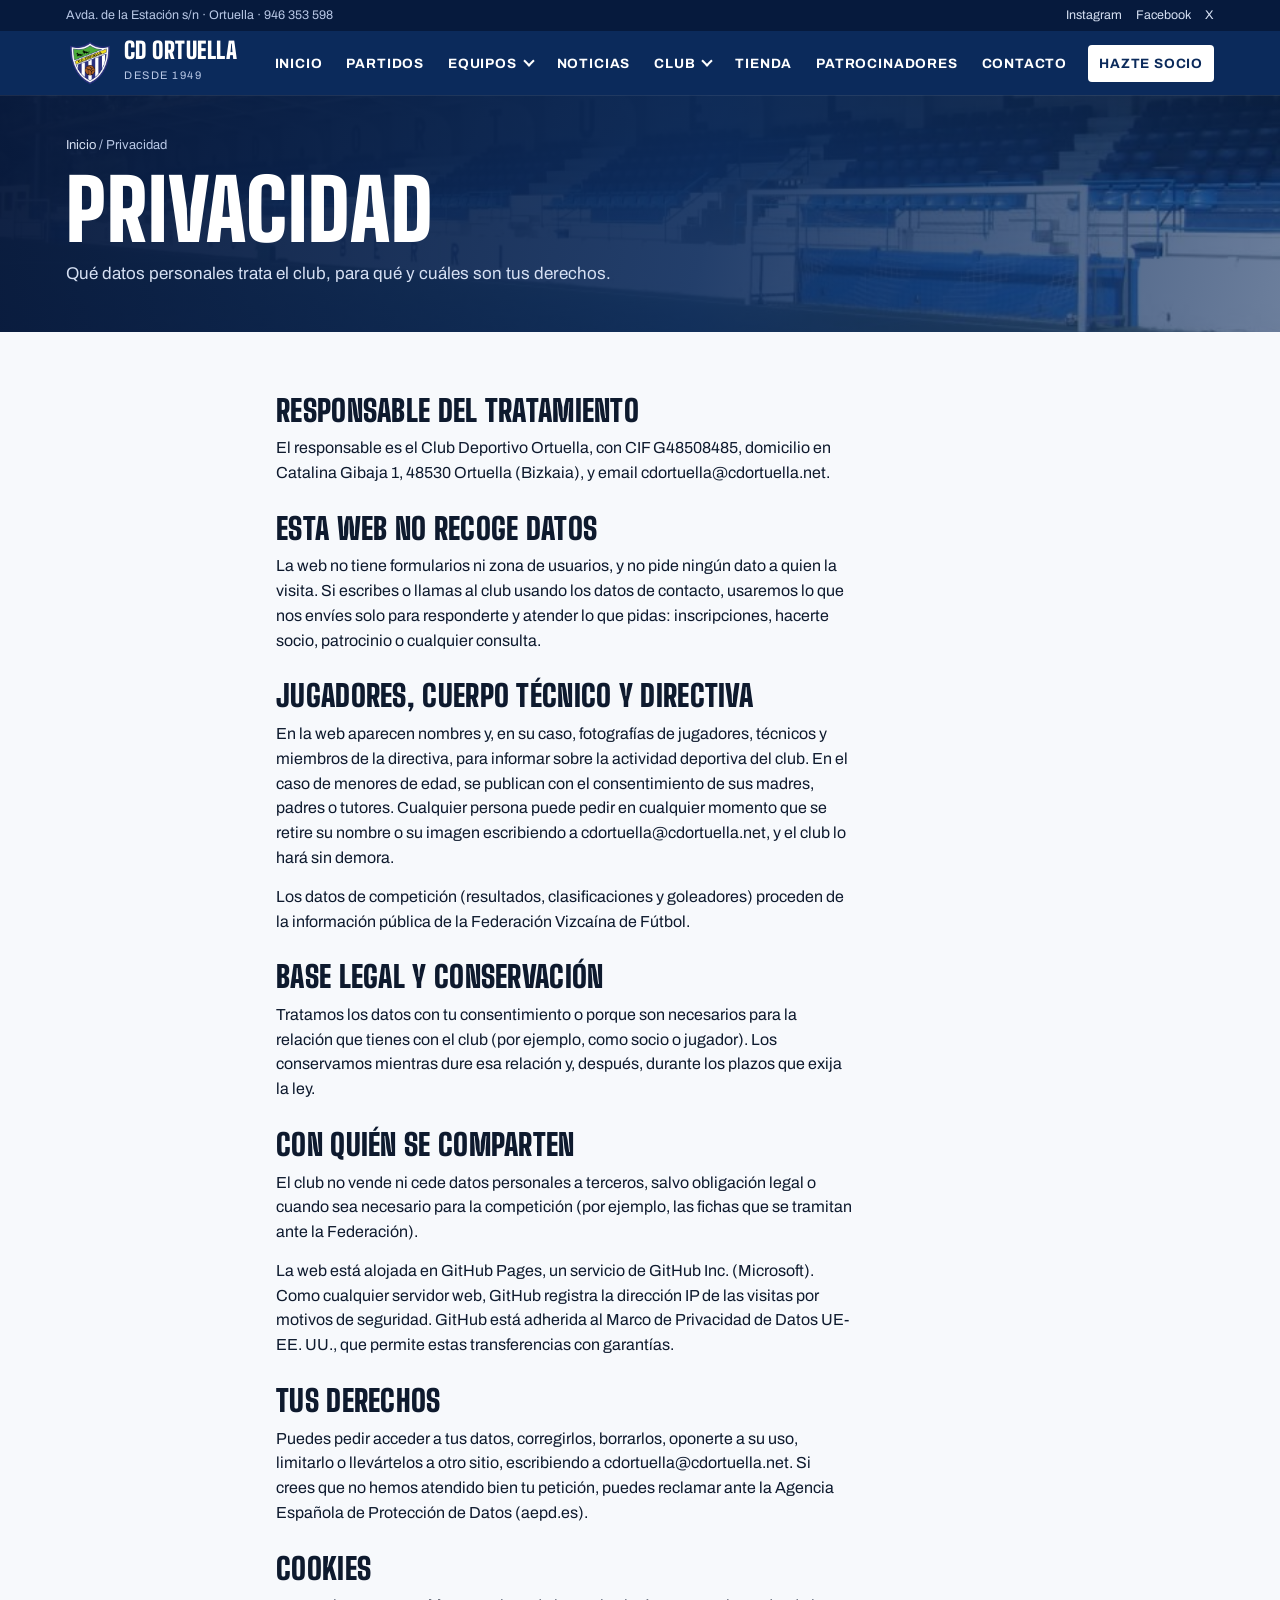
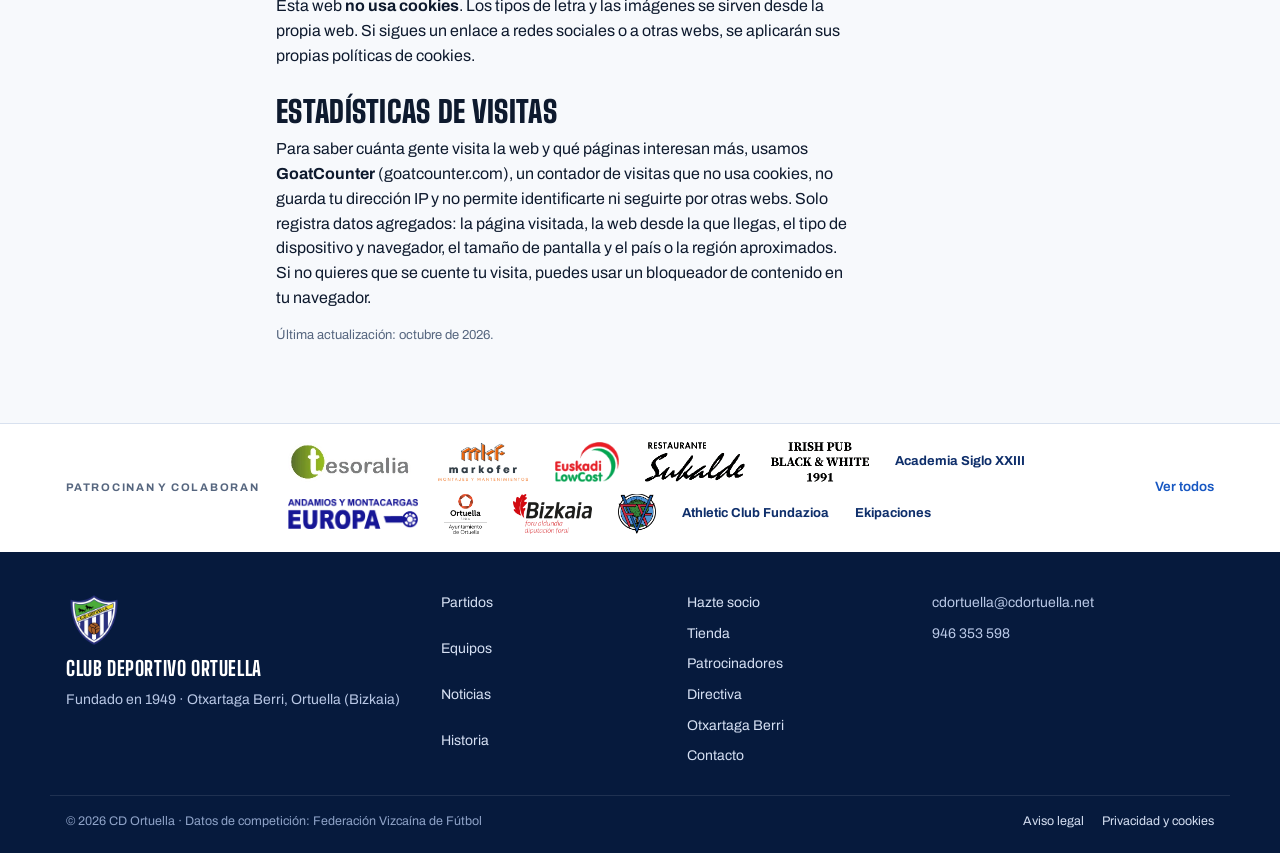
<file: privacidad.html>
<!doctype html>
<html lang="es">
<head>
<meta charset="utf-8">
<meta name="viewport" content="width=device-width, initial-scale=1, viewport-fit=cover">
<title>Privacidad · CD Ortuella</title>
<meta name="description" content="Política de privacidad y cookies de la web del Club Deportivo Ortuella.">
<meta name="robots" content="noindex, nofollow">
<link rel="canonical" href="https://lehendakari02.github.io/web-cd-ortuella/privacidad.html">
<!-- Vista previa al compartir el enlace (WhatsApp, Facebook, X...) -->
<meta property="og:type" content="website">
<meta property="og:site_name" content="CD Ortuella">
<meta property="og:title" content="Privacidad · CD Ortuella">
<meta property="og:description" content="Política de privacidad y cookies de la web del Club Deportivo Ortuella.">
<meta property="og:url" content="https://lehendakari02.github.io/web-cd-ortuella/privacidad.html">
<meta property="og:image" content="https://lehendakari02.github.io/web-cd-ortuella/img/compartir.jpg">
<meta property="og:image:width" content="1200">
<meta property="og:image:height" content="630">
<meta property="og:locale" content="es_ES">
<meta name="twitter:card" content="summary_large_image">
<link rel="icon" href="img/favicon.png" type="image/png">
<!-- Icono y color al guardar la web en la pantalla de inicio del móvil -->
<link rel="apple-touch-icon" href="img/icono-180.png">
<link rel="manifest" href="manifest.webmanifest">
<meta name="theme-color" content="#0b2a5b">
<meta name="apple-mobile-web-app-title" content="CD Ortuella">
<link rel="preload" href="fuentes/big-shoulders-display.woff2" as="font" type="font/woff2" crossorigin>
<link rel="stylesheet" href="estilos.css?v=7c527de6">
</head>
<body data-page="privacidad">
<a class="skip" href="#contenido">Saltar al contenido</a>
<div id="cabecera"></div>
<main id="contenido" tabindex="-1">
<section class="page-hero">
  <div class="wrap">
    <div class="crumbs"><a href="./">Inicio</a> / Privacidad</div>
    <h1>Privacidad</h1>
    <p>Qué datos personales trata el club, para qué y cuáles son tus derechos.</p>
  </div>
</section>

<section class="block">
  <div class="wrap prose legal">
    <h2>Responsable del tratamiento</h2>
    <p>El responsable es el Club Deportivo Ortuella, con CIF G48508485, domicilio en Catalina Gibaja 1, 48530 Ortuella (Bizkaia), y email cdortuella@cdortuella.net.</p>

    <h2>Esta web no recoge datos</h2>
    <p>La web no tiene formularios ni zona de usuarios, y no pide ningún dato a quien la visita. Si escribes o llamas al club usando los datos de contacto, usaremos lo que nos envíes solo para responderte y atender lo que pidas: inscripciones, hacerte socio, patrocinio o cualquier consulta.</p>

    <h2>Jugadores, cuerpo técnico y directiva</h2>
    <p>En la web aparecen nombres y, en su caso, fotografías de jugadores, técnicos y miembros de la directiva, para informar sobre la actividad deportiva del club. En el caso de menores de edad, se publican con el consentimiento de sus madres, padres o tutores. Cualquier persona puede pedir en cualquier momento que se retire su nombre o su imagen escribiendo a cdortuella@cdortuella.net, y el club lo hará sin demora.</p>
    <p>Los datos de competición (resultados, clasificaciones y goleadores) proceden de la información pública de la Federación Vizcaína de Fútbol.</p>

    <h2>Base legal y conservación</h2>
    <p>Tratamos los datos con tu consentimiento o porque son necesarios para la relación que tienes con el club (por ejemplo, como socio o jugador). Los conservamos mientras dure esa relación y, después, durante los plazos que exija la ley.</p>

    <h2>Con quién se comparten</h2>
    <p>El club no vende ni cede datos personales a terceros, salvo obligación legal o cuando sea necesario para la competición (por ejemplo, las fichas que se tramitan ante la Federación).</p>
    <p>La web está alojada en GitHub Pages, un servicio de GitHub Inc. (Microsoft). Como cualquier servidor web, GitHub registra la dirección IP de las visitas por motivos de seguridad. GitHub está adherida al Marco de Privacidad de Datos UE-EE. UU., que permite estas transferencias con garantías.</p>

    <h2>Tus derechos</h2>
    <p>Puedes pedir acceder a tus datos, corregirlos, borrarlos, oponerte a su uso, limitarlo o llevártelos a otro sitio, escribiendo a cdortuella@cdortuella.net. Si crees que no hemos atendido bien tu petición, puedes reclamar ante la Agencia Española de Protección de Datos (aepd.es).</p>

    <h2>Cookies</h2>
    <p>Esta web <strong>no usa cookies</strong>. Los tipos de letra y las imágenes se sirven desde la propia web. Si sigues un enlace a redes sociales o a otras webs, se aplicarán sus propias políticas de cookies.</p>

    <h2>Estadísticas de visitas</h2>
    <p>Para saber cuánta gente visita la web y qué páginas interesan más, usamos <strong>GoatCounter</strong> (goatcounter.com), un contador de visitas que no usa cookies, no guarda tu dirección IP y no permite identificarte ni seguirte por otras webs. Solo registra datos agregados: la página visitada, la web desde la que llegas, el tipo de dispositivo y navegador, el tamaño de pantalla y el país o la región aproximados. Si no quieres que se cuente tu visita, puedes usar un bloqueador de contenido en tu navegador.</p>

    <p class="source">Última actualización: octubre de 2026.</p>
  </div>
</section>
</main>
<div id="pie"></div>
<script src="datos.js?v=9a7df9f5"></script>
<script src="datos-federacion.js"></script>
<script src="datos-noticias.js"></script>
<script src="datos-amistosos.js"></script>
<script src="comun.js?v=815a7d41"></script>
<!-- Contador de visitas anónimo, sin cookies. Panel privado: https://cdortuella.goatcounter.com -->
<script data-goatcounter="https://cdortuella.goatcounter.com/count" async src="https://gc.zgo.at/count.js"></script>
<script>

</script>
</body>
</html>
</file>
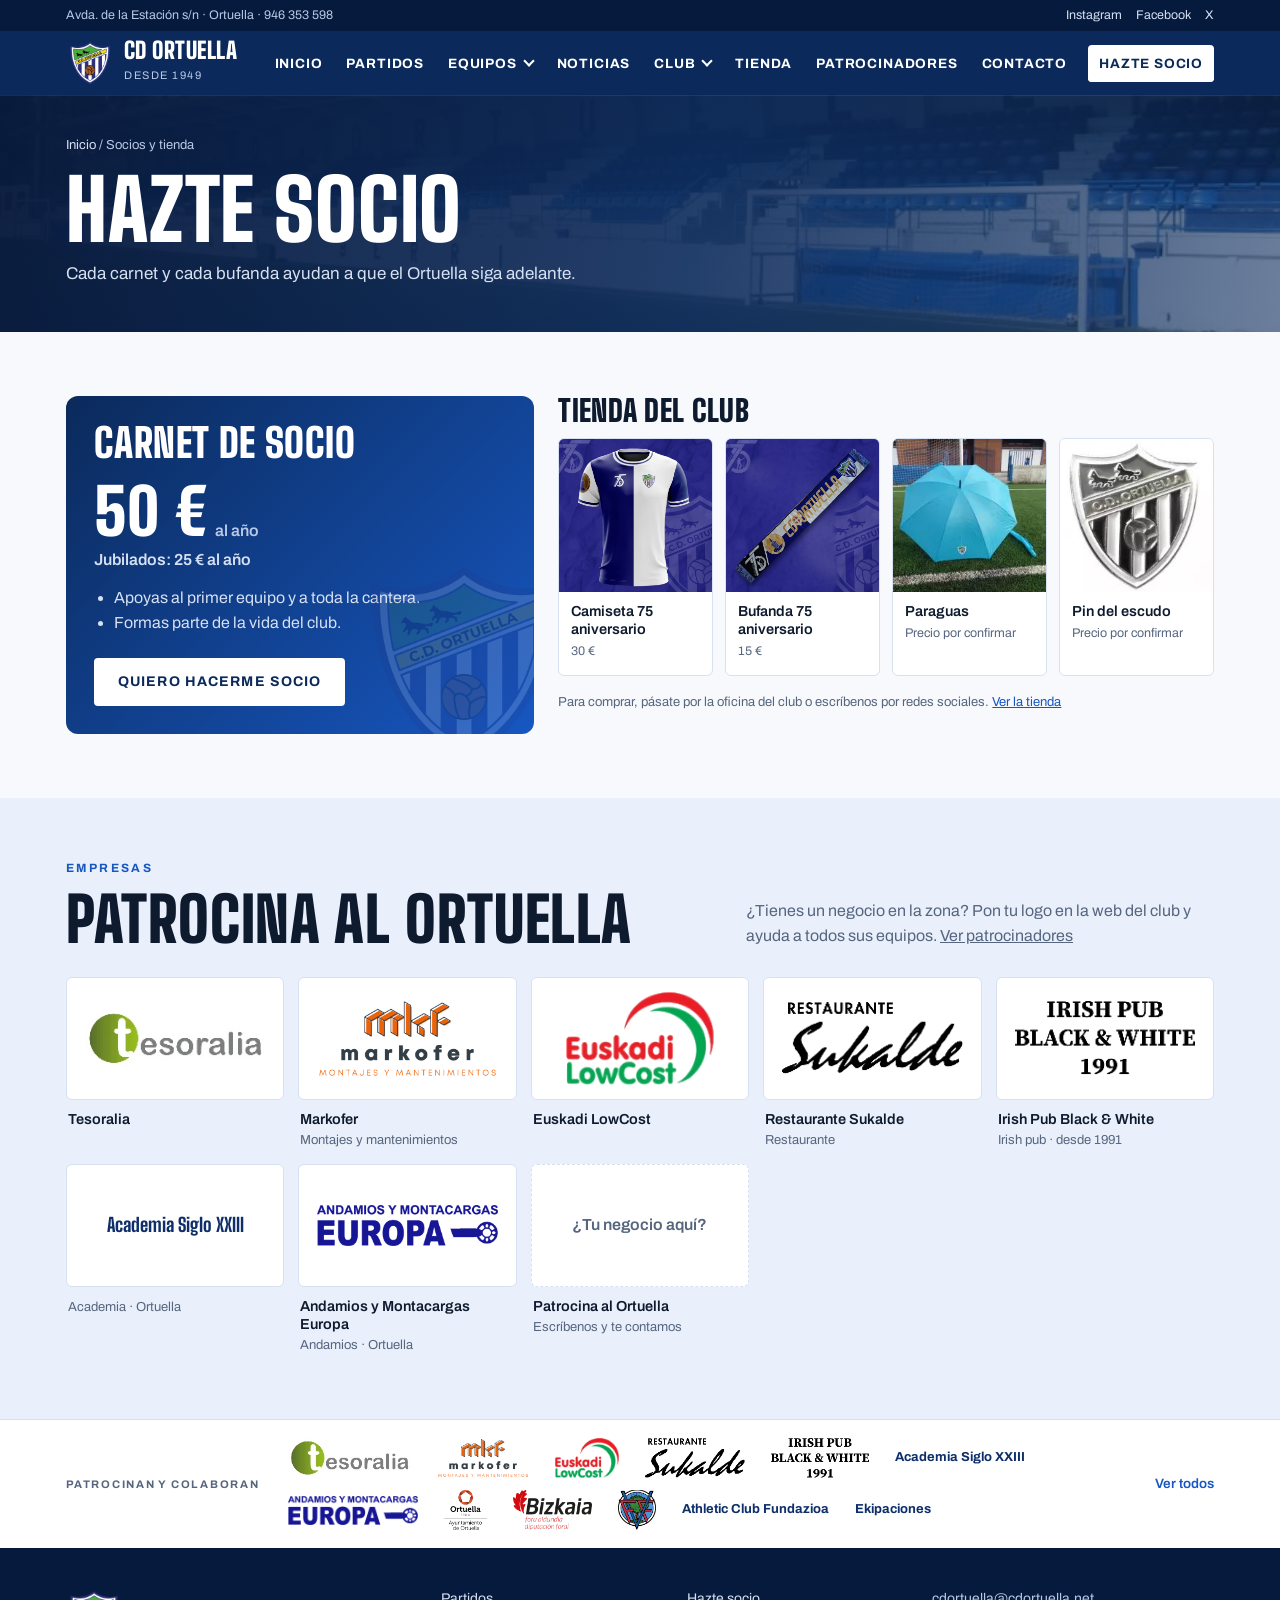
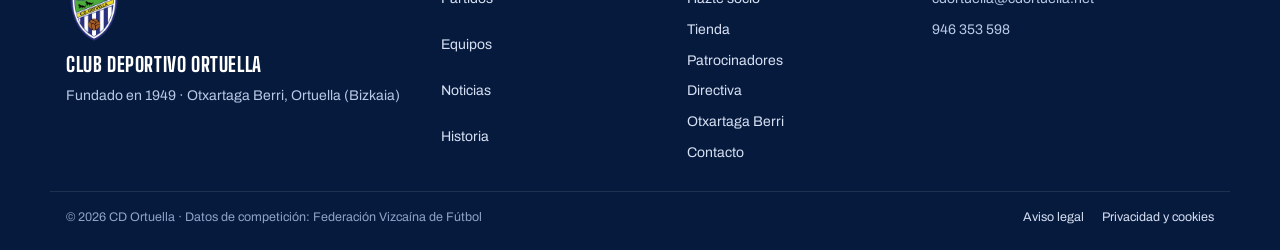
<file: socios.html>
<!doctype html>
<html lang="es">
<head>
<meta charset="utf-8">
<meta name="viewport" content="width=device-width, initial-scale=1, viewport-fit=cover">
<title>Socios y tienda · CD Ortuella</title>
<meta name="description" content="Hazte socio del CD Ortuella, compra la camiseta del 75 aniversario y patrocina al club.">
<meta name="robots" content="noindex, nofollow">
<link rel="canonical" href="https://lehendakari02.github.io/web-cd-ortuella/socios.html">
<!-- Vista previa al compartir el enlace (WhatsApp, Facebook, X...) -->
<meta property="og:type" content="website">
<meta property="og:site_name" content="CD Ortuella">
<meta property="og:title" content="Socios y tienda · CD Ortuella">
<meta property="og:description" content="Hazte socio del CD Ortuella, compra la camiseta del 75 aniversario y patrocina al club.">
<meta property="og:url" content="https://lehendakari02.github.io/web-cd-ortuella/socios.html">
<meta property="og:image" content="https://lehendakari02.github.io/web-cd-ortuella/img/compartir.jpg">
<meta property="og:image:width" content="1200">
<meta property="og:image:height" content="630">
<meta property="og:locale" content="es_ES">
<meta name="twitter:card" content="summary_large_image">
<link rel="icon" href="img/favicon.png" type="image/png">
<!-- Icono y color al guardar la web en la pantalla de inicio del móvil -->
<link rel="apple-touch-icon" href="img/icono-180.png">
<link rel="manifest" href="manifest.webmanifest">
<meta name="theme-color" content="#0b2a5b">
<meta name="apple-mobile-web-app-title" content="CD Ortuella">
<link rel="preload" href="fuentes/big-shoulders-display.woff2" as="font" type="font/woff2" crossorigin>
<link rel="stylesheet" href="estilos.css?v=7c527de6">
</head>
<body data-page="socios">
<a class="skip" href="#contenido">Saltar al contenido</a>
<div id="cabecera"></div>
<main id="contenido" tabindex="-1">
<section class="page-hero">
  <div class="wrap">
    <div class="crumbs"><a href="./">Inicio</a> / Socios y tienda</div>
    <h1>Hazte socio</h1>
    <p>Cada carnet y cada bufanda ayudan a que el Ortuella siga adelante.</p>
  </div>
</section>

<section class="block">
  <div class="wrap support">
    <div class="card-socio">
      <h2>Carnet de socio</h2>
      <div class="price" id="socioPrice"></div>
      <p class="socio-other" id="socioOther"></p>
      <ul>
        <li>Apoyas al primer equipo y a toda la cantera.</li>
        <li>Formas parte de la vida del club.</li>
      </ul>
      <a class="btn" href="contacto.html">Quiero hacerme socio</a>
    </div>
    <div id="tienda">
      <h2 class="mini">Tienda del club</h2>
      <div class="shop" id="shopList"></div>
      <p class="source">Para comprar, pásate por la oficina del club o escríbenos por redes sociales. <a href="tienda.html">Ver la tienda</a></p>
    </div>
  </div>
</section>

<section class="block alt" id="patrocina">
  <div class="wrap">
    <div class="sec-head">
      <div><span class="kicker">Empresas</span><h2>Patrocina al Ortuella</h2></div>
      <p>¿Tienes un negocio en la zona? Pon tu logo en la web del club y ayuda a todos sus equipos. <a href="patrocinadores.html">Ver patrocinadores</a></p>
    </div>
    <div class="sp-grid" id="sponsorList"></div>
  </div>
</section>
</main>
<div id="pie"></div>
<script src="datos.js?v=9a7df9f5"></script>
<script src="datos-federacion.js"></script>
<script src="datos-noticias.js"></script>
<script src="datos-amistosos.js"></script>
<script src="comun.js?v=815a7d41"></script>
<!-- Contador de visitas anónimo, sin cookies. Panel privado: https://cdortuella.goatcounter.com -->
<script data-goatcounter="https://cdortuella.goatcounter.com/count" async src="https://gc.zgo.at/count.js"></script>
<script>
(function () {
  var X = window.CDO, C = X.C, esc = X.esc;
  document.getElementById("socioPrice").innerHTML = esc(C.socio.precio) + "<small>" + esc(C.socio.periodo) + "</small>";
  document.getElementById("socioOther").textContent = (C.socio.otros || []).map(function (o) { return o[0] + ": " + o[1] + " " + C.socio.periodo; }).join(" · ");
  document.getElementById("shopList").innerHTML = C.tienda.map(function (it) {
    var icon = /bufanda/i.test(it.nombre) ? "scarf" : "shirt";
    return '<div class="item"><div class="ph">' + (it.foto ? '<img src="' + esc(it.foto) + '" alt="' + esc(it.nombre) + '" loading="lazy">' : '<svg aria-hidden="true" viewBox="0 0 48 48"><use href="#' + icon + '"/></svg>') + '</div><div class="t"><b>' + esc(it.nombre) + "</b><small>" + (it.precio ? esc(it.precio) : "Precio por confirmar") + "</small></div></div>";
  }).join("");
  document.getElementById("sponsorList").innerHTML = C.patrocinadores.map(X.sponsorCard).join("") + '<a class="sp free" href="contacto.html"><span class="sp-box">¿Tu negocio aquí?</span><span class="sp-cap"><b>Patrocina al Ortuella</b><small>Escríbenos y te contamos</small></span></a>';
})();
</script>
</body>
</html>
</file>
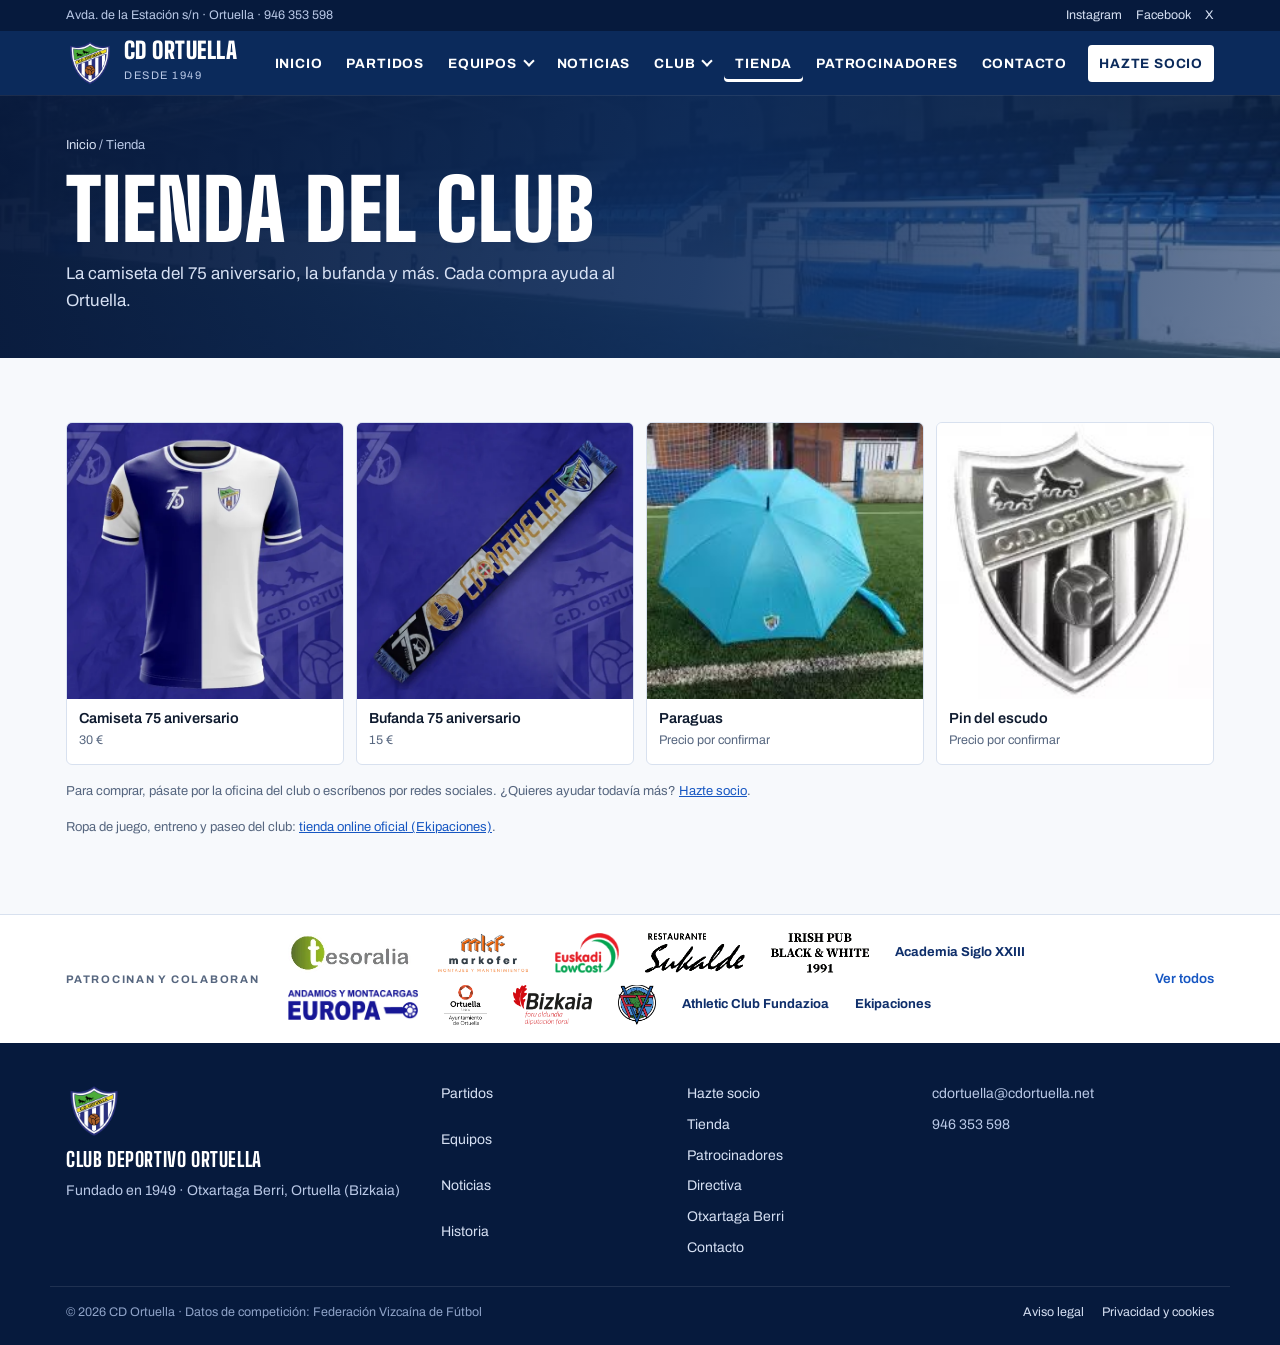
<file: tienda.html>
<!doctype html>
<html lang="es">
<head>
<meta charset="utf-8">
<meta name="viewport" content="width=device-width, initial-scale=1, viewport-fit=cover">
<title>Tienda · CD Ortuella</title>
<meta name="description" content="Camiseta del 75 aniversario, bufanda y más productos del CD Ortuella.">
<meta name="robots" content="noindex, nofollow">
<link rel="canonical" href="https://lehendakari02.github.io/web-cd-ortuella/tienda.html">
<!-- Vista previa al compartir el enlace (WhatsApp, Facebook, X...) -->
<meta property="og:type" content="website">
<meta property="og:site_name" content="CD Ortuella">
<meta property="og:title" content="Tienda · CD Ortuella">
<meta property="og:description" content="Camiseta del 75 aniversario, bufanda y más productos del CD Ortuella.">
<meta property="og:url" content="https://lehendakari02.github.io/web-cd-ortuella/tienda.html">
<meta property="og:image" content="https://lehendakari02.github.io/web-cd-ortuella/img/compartir.jpg">
<meta property="og:image:width" content="1200">
<meta property="og:image:height" content="630">
<meta property="og:locale" content="es_ES">
<meta name="twitter:card" content="summary_large_image">
<link rel="icon" href="img/favicon.png" type="image/png">
<!-- Icono y color al guardar la web en la pantalla de inicio del móvil -->
<link rel="apple-touch-icon" href="img/icono-180.png">
<link rel="manifest" href="manifest.webmanifest">
<meta name="theme-color" content="#0b2a5b">
<meta name="apple-mobile-web-app-title" content="CD Ortuella">
<link rel="preload" href="fuentes/big-shoulders-display.woff2" as="font" type="font/woff2" crossorigin>
<link rel="stylesheet" href="estilos.css?v=7c527de6">
</head>
<body data-page="tienda">
<a class="skip" href="#contenido">Saltar al contenido</a>
<div id="cabecera"></div>
<main id="contenido" tabindex="-1">
<section class="page-hero">
  <div class="wrap">
    <div class="crumbs"><a href="./">Inicio</a> / Tienda</div>
    <h1>Tienda del club</h1>
    <p>La camiseta del 75 aniversario, la bufanda y más. Cada compra ayuda al Ortuella.</p>
  </div>
</section>

<section class="block">
  <div class="wrap">
    <div class="shop" id="shopList"></div>
    <p class="source">Para comprar, pásate por la oficina del club o escríbenos por redes sociales. ¿Quieres ayudar todavía más? <a href="socios.html">Hazte socio</a>.</p>
    <p class="source">Ropa de juego, entreno y paseo del club: <a href="https://www.latiendademiclub.com/cdortuella/" target="_blank" rel="noopener">tienda online oficial (Ekipaciones)</a>.</p>
  </div>
</section>
</main>
<div id="pie"></div>
<script src="datos.js?v=9a7df9f5"></script>
<script src="datos-federacion.js"></script>
<script src="datos-noticias.js"></script>
<script src="datos-amistosos.js"></script>
<script src="comun.js?v=815a7d41"></script>
<!-- Contador de visitas anónimo, sin cookies. Panel privado: https://cdortuella.goatcounter.com -->
<script data-goatcounter="https://cdortuella.goatcounter.com/count" async src="https://gc.zgo.at/count.js"></script>
<script>
(function () {
  var X = window.CDO, C = X.C, esc = X.esc;
  document.getElementById("shopList").innerHTML = C.tienda.map(function (it) {
    var icon = /bufanda/i.test(it.nombre) ? "scarf" : "shirt";
    return '<div class="item"><div class="ph">' + (it.foto ? '<img src="' + esc(it.foto) + '" alt="' + esc(it.nombre) + '" loading="lazy">' : '<svg aria-hidden="true" viewBox="0 0 48 48"><use href="#' + icon + '"/></svg>') + '</div><div class="t"><b>' + esc(it.nombre) + "</b><small>" + (it.precio ? esc(it.precio) : "Precio por confirmar") + "</small></div></div>";
  }).join("");
})();
</script>
</body>
</html>
</file>
<file: estilos.css>
/* Diseño: cabecera azul marino fija, portada con foto de Otxartaga Berri y los próximos partidos del
   Senior A y B, y debajo bloques que alternan fondo claro, azul claro y azul marino. */
/* Tipos de letra guardados en la propia web (carpeta fuentes/), sin pedirlos a Google:
   así el visitante no se conecta a servidores de terceros. Licencia SIL Open Font License. */
@font-face { font-family: "Archivo"; font-style: normal; font-weight: 400 700; font-display: swap; src: url("fuentes/archivo.woff2") format("woff2"); }
@font-face { font-family: "Big Shoulders Display"; font-style: normal; font-weight: 700 900; font-display: swap; src: url("fuentes/big-shoulders-display.woff2") format("woff2"); }

:root {
  --navy: #0b2a5b;
  --blue: #1757c2;
  --sky: #e9f0fb;
  --bg: #f7f9fc;
  --surface: #ffffff;
  --ink: #0e1a2e;
  --muted: #56667f;
  --line: #d8e1ef;
  --on-navy: #ffffff;
  --on-navy-muted: #b9c8e6;
  --win: #177d43; --draw: #8f6409; --loss: #c0392b; --on-result: #ffffff;
  --wa: #0f7a40;
  --note-bg: #fff4d6; --note-ink: #6e4d00;
  --f-display: "Big Shoulders Display", "Arial Narrow", Impact, sans-serif;
  --f-body: "Archivo", system-ui, -apple-system, "Segoe UI", sans-serif;
  --radius: 6px;
  --wrap: 1180px;
}
@media (prefers-color-scheme: dark) {
  :root:not([data-theme="light"]) {
    --bg: #08142a; --surface: #0f1f3d; --sky: #0c1a33; --ink: #eaf0fb; --muted: #9eb0d0;
    --line: #213558; --blue: #6a9cff; --navy: #061a3d;
    --note-bg: #3a2e0c; --note-ink: #ffd77a; --win: #2fb36c; --draw: #c99a2e; --loss: #e0604f; --wa: #3ccf7a; --on-result: #08142a;
    color-scheme: dark;
  }
}
:root[data-theme="dark"] {
  --bg: #08142a; --surface: #0f1f3d; --sky: #0c1a33; --ink: #eaf0fb; --muted: #9eb0d0;
  --line: #213558; --blue: #6a9cff; --navy: #061a3d;
  --note-bg: #3a2e0c; --note-ink: #ffd77a; --win: #2fb36c; --draw: #c99a2e; --loss: #e0604f; --wa: #3ccf7a; --on-result: #08142a;
  color-scheme: dark;
}

* { box-sizing: border-box; }
html { scroll-behavior: smooth; scroll-padding-top: 76px; }
@media (prefers-reduced-motion: reduce) { html { scroll-behavior: auto; } * { transition: none !important; } }
body { margin: 0; background: var(--bg); color: var(--ink); font-family: var(--f-body); font-size: 16px; line-height: 1.55; }
body::before { content: ""; position: fixed; inset: 0 0 auto; height: env(safe-area-inset-top, 0px); z-index: 60; background: var(--navy); }
a { color: inherit; }
:focus-visible { outline: 3px solid var(--blue); outline-offset: 2px; }
/* Sobre fondo azul marino el contorno de foco va en blanco para que se vea */
header :focus-visible, footer :focus-visible, .topbar :focus-visible, .page-hero :focus-visible, .hero :focus-visible, .strip :focus-visible, section.dark :focus-visible { outline-color: #fff; }
/* ...salvo dentro de las piezas blancas que hay sobre ese fondo */
.hero .match :focus-visible, .foot-sponsors :focus-visible { outline-color: #1757c2; }
main:focus { outline: none; }
/* Texto solo para lectores de pantalla: no se ve, pero se lee */
.sr-only { position: absolute !important; width: 1px; height: 1px; padding: 0; margin: -1px; overflow: hidden; clip: rect(0 0 0 0); white-space: nowrap; border: 0; }
.skip { position: absolute; left: 12px; top: -60px; z-index: 100; background: #fff; color: #0b2a5b; font-weight: 700; padding: 10px 14px; border-radius: 4px; }
.skip:focus { top: calc(env(safe-area-inset-top, 0px) + 12px); }
h1, h2, h3 { font-family: var(--f-display); line-height: .95; text-wrap: balance; margin: 0; text-transform: uppercase; letter-spacing: .01em; }
.wrap { max-width: var(--wrap); margin: 0 auto; padding-left: max(16px, env(safe-area-inset-left, 0px)); padding-right: max(16px, env(safe-area-inset-right, 0px)); }
.num { font-variant-numeric: tabular-nums; }
.pending { display: inline-block; background: var(--note-bg); color: var(--note-ink); font: 700 11px/1 var(--f-body); letter-spacing: .06em; text-transform: uppercase; padding: 4px 7px; border-radius: 3px; vertical-align: middle; }

/* Cabecera con menú desplegable */
.topbar { background: #061a3d; color: #b9c8e6; font-size: 12.5px; }
.topbar .wrap { display: flex; justify-content: space-between; gap: 12px; padding-block: 6px; flex-wrap: wrap; }
.topbar a { text-decoration: none; color: #d6e0f3; }
.topbar a:hover { color: #fff; }
.topbar .socials { display: flex; gap: 14px; }
#cabecera { display: contents; } /* así la cabecera se queda fija arriba al bajar por la página */
header.top { position: sticky; top: env(safe-area-inset-top, 0px); z-index: 50; background: var(--navy); color: var(--on-navy); box-shadow: 0 1px 0 rgba(255,255,255,.08); }
header.top .wrap { display: flex; align-items: center; gap: 16px; padding-block: 8px; }
.brand { display: flex; align-items: center; gap: 10px; text-decoration: none; margin-right: auto; }
.brand img { width: 48px; height: 48px; }
.brand b { font: 900 23px/1 var(--f-display); text-transform: uppercase; letter-spacing: .02em; display: block; }
.brand small { font-size: 11px; letter-spacing: .14em; text-transform: uppercase; color: var(--on-navy-muted); }
nav.menu { display: flex; align-items: center; gap: 2px; }
nav.menu > ul { list-style: none; margin: 0; padding: 0; display: flex; gap: 2px; }
nav.menu li { position: relative; }
nav.menu a, nav.menu .drop-btn { display: block; font: 700 13.5px/1 var(--f-body); text-transform: uppercase; letter-spacing: .06em; text-decoration: none; padding: 12px 11px; border-radius: 4px; color: var(--on-navy); background: none; border: 0; cursor: pointer; }
nav.menu a:hover, nav.menu .drop-btn:hover, nav.menu li.open > .drop-btn { background: rgba(255,255,255,.12); }
nav.menu a[aria-current="page"], nav.menu .drop-btn.current { box-shadow: inset 0 -3px 0 #fff; }
nav.menu .drop-btn::after { content: ""; display: inline-block; width: 6px; height: 6px; border: solid currentColor; border-width: 0 2px 2px 0; transform: rotate(45deg); margin: 0 0 3px 8px; }
nav.menu .sub { display: none; position: absolute; top: 100%; left: 0; min-width: 230px; list-style: none; margin: 6px 0 0; padding: 8px; background: var(--surface); border: 1px solid var(--line); border-radius: 8px; box-shadow: 0 18px 40px rgba(6,26,61,.25); }
nav.menu li.open > .sub { display: block; }
nav.menu .sub a { color: var(--ink); text-transform: none; letter-spacing: 0; font-size: 15px; font-weight: 600; padding: 11px 12px; }
nav.menu .sub a small { display: block; font-weight: 400; color: var(--muted); font-size: 12.5px; margin-top: 3px; }
nav.menu .sub a:hover { background: var(--sky); }
nav.menu .sub a[aria-current="page"] { box-shadow: inset 3px 0 0 var(--blue); background: var(--sky); }
nav.menu a.cta { background: #fff; color: #0b2a5b; margin-left: 8px; }
nav.menu a.cta:hover { background: #e9f0fb; }
.menu-btn { display: none; align-items: center; gap: 10px; background: transparent; border: 1px solid rgba(255,255,255,.35); color: var(--on-navy); font: 700 14px var(--f-body); padding: 10px 12px; border-radius: 4px; text-transform: uppercase; letter-spacing: .06em; cursor: pointer; }
.menu-btn i, .menu-btn i::before, .menu-btn i::after { display: block; width: 18px; height: 2px; background: currentColor; position: relative; }
.menu-btn i::before, .menu-btn i::after { content: ""; position: absolute; left: 0; }
.menu-btn i::before { top: -6px; } .menu-btn i::after { top: 6px; }
@media (max-width: 1240px) {
  .menu-btn { display: flex; }
  nav.menu { display: none; position: absolute; left: 0; right: 0; top: 100%; background: var(--navy); flex-direction: column; align-items: stretch; padding: 8px max(16px, env(safe-area-inset-right, 0px)) 18px max(16px, env(safe-area-inset-left, 0px)); border-top: 1px solid rgba(255,255,255,.12); max-height: calc(100vh - 70px); overflow-y: auto; }
  nav.menu.open { display: flex; box-shadow: 0 24px 40px rgba(6,26,61,.35), 0 0 0 100vmax rgba(6,26,61,.55); clip-path: inset(0 -100vmax -100vmax -100vmax); }
  nav.menu > ul { flex-direction: column; }
  nav.menu a, nav.menu .drop-btn { padding: 15px 8px; font-size: 16px; width: 100%; text-align: left; }
  nav.menu .drop-btn::after { float: right; margin-top: 4px; }
  nav.menu .sub { position: static; box-shadow: none; border: 0; background: rgba(255,255,255,.06); margin: 0 0 6px; }
  nav.menu .sub a { color: #fff; }
  nav.menu .sub a small { color: #b9c8e6; }
  nav.menu .sub a:hover, nav.menu .sub a[aria-current="page"] { background: rgba(255,255,255,.1); }
  nav.menu a.cta { margin: 10px 0 0; text-align: center; color: #0b2a5b; }
  .topbar .hide-sm { display: none; }
}

/* Cabecera de las páginas interiores */
.page-hero { position: relative; color: #fff; background: #0b2a5b var(--hero-img, url("img/tribuna.jpg")) center / cover; }
.page-hero::before { content: ""; position: absolute; inset: 0; background: linear-gradient(100deg, rgba(8,26,61,.97) 0%, rgba(11,42,91,.9) 55%, rgba(11,42,91,.6) 100%); }
.page-hero .wrap { position: relative; padding-block: 40px 44px; }
.crumbs { font-size: 13px; color: #b9c8e6; margin-bottom: 14px; }
.crumbs a { color: #d6e0f3; text-decoration: none; }
.crumbs a:hover { text-decoration: underline; }
.page-hero h1 { font-size: clamp(46px, 7vw, 84px); font-weight: 900; }
.page-hero p { margin: 12px 0 0; color: #d6e0f3; max-width: 60ch; font-size: 17px; }

/* Enlaces "ver más" y accesos */
.more { font: 700 13px/1 var(--f-body); text-transform: uppercase; letter-spacing: .08em; color: var(--blue); text-decoration: none; white-space: nowrap; }
.more::after { content: " →"; }
.more:hover { text-decoration: underline; }
.quick { display: grid; grid-template-columns: repeat(4, 1fr); gap: 14px; }
.quick a { display: flex; flex-direction: column; gap: 6px; padding: 20px; border-radius: var(--radius); background: var(--surface); border: 1px solid var(--line); text-decoration: none; min-width: 0; transition: border-color .15s, transform .15s; }
.quick a:hover { border-color: var(--blue); transform: translateY(-2px); }
.quick b { font: 800 24px/1 var(--f-display); text-transform: uppercase; }
.quick span { color: var(--muted); font-size: 14px; }
.home-grid { display: grid; grid-template-columns: 1.1fr 1fr; gap: 24px; align-items: start; }
.home-grid > * { min-width: 0; }
.panel .panel-foot { padding: 12px 20px 16px; border-top: 1px solid var(--line); }
@media (max-width: 960px) { .quick { grid-template-columns: repeat(2, minmax(0, 1fr)); } .home-grid { grid-template-columns: 1fr; } }

/* Portada */
.hero { position: relative; color: #fff; background: #0b2a5b url("img/tribuna.jpg") center / cover; }
.hero::before { content: ""; position: absolute; inset: 0; background: linear-gradient(100deg, rgba(8,26,61,.96) 0%, rgba(11,42,91,.88) 45%, rgba(11,42,91,.55) 100%); }
.hero .wrap { position: relative; display: grid; grid-template-columns: 1fr 1fr; gap: 40px; align-items: center; padding-block: 48px 56px; }
.hero .eyebrow { font: 700 13px/1.3 var(--f-body); letter-spacing: .2em; text-transform: uppercase; color: #b9c8e6; }
.hero .eyebrow span { white-space: nowrap; }
@media (max-width: 560px) { .hero .eyebrow span { display: block; } .hero .eyebrow .sep { display: none; } }
.hero .eyebrow .sep { font-style: normal; }
.hero .hero-title { font-family: var(--f-display); line-height: .95; text-wrap: balance; text-transform: uppercase; letter-spacing: .01em; font-size: clamp(54px, 8.5vw, 112px); font-weight: 900; margin: 12px 0 16px; }
.hero .hero-title span { display: block; -webkit-text-stroke: 2px #fff; color: transparent; }
.hero p.lead { font-size: 18px; max-width: 42ch; color: #d6e0f3; margin: 0 0 26px; }
.btns { display: flex; flex-wrap: wrap; gap: 12px; }
.btn { display: inline-block; font: 700 14px/1 var(--f-body); text-transform: uppercase; letter-spacing: .08em; text-decoration: none; padding: 15px 22px; border-radius: 4px; background: #fff; color: #0b2a5b; border: 2px solid #fff; cursor: pointer; }
.btn.ghost { background: transparent; color: #fff; }
.btn.blue { background: var(--blue); border-color: var(--blue); color: var(--surface); }
.btn.line { background: transparent; border-color: var(--blue); color: var(--blue); }
.next { display: grid; gap: 14px; min-width: 0; }
.match { background: #fff; color: #0e1a2e; border-radius: 10px; padding: 18px 20px; box-shadow: 0 20px 44px rgba(0,0,0,.35); min-width: 0; }
.match .head { display: flex; justify-content: space-between; align-items: center; gap: 8px; font: 700 12px/1.2 var(--f-body); letter-spacing: .12em; text-transform: uppercase; color: #56667f; }
.match .head b { color: #1757c2; }
.match .teams { display: grid; grid-template-columns: 1fr auto 1fr; align-items: center; gap: 10px; margin: 14px 0; text-align: center; }
.match .team b { display: block; font: 800 20px/1.05 var(--f-display); text-transform: uppercase; margin-top: 8px; overflow-wrap: anywhere; }
.match .vs { font: 900 24px/1 var(--f-display); color: #1757c2; }
.crest-mini { width: 50px; height: 50px; margin: 0 auto; display: block; }
.crest-other { width: 46px; height: 46px; margin: 2px auto; border-radius: 50%; background: #e9f0fb; display: grid; place-items: center; font: 900 18px var(--f-display); color: #0b2a5b; }
.match .info { display: flex; justify-content: center; gap: 8px 16px; flex-wrap: wrap; border-top: 1px solid #d8e1ef; padding-top: 12px; font-size: 14px; color: #56667f; }
.match .info strong { color: #0e1a2e; }
.match .days { color: #fff; background: #1757c2; border-radius: 4px; padding: 2px 8px; font-weight: 700; }

/* Franja de resultados */
.strip { background: var(--navy); color: #fff; border-top: 1px solid rgba(255,255,255,.1); }
.strip .wrap { display: grid; grid-template-columns: auto repeat(4, 1fr); gap: 0; padding-block: 0; }
.strip .lbl { font: 800 18px/1.05 var(--f-display); text-transform: uppercase; padding: 16px 20px 16px 0; display: flex; align-items: center; }
.strip .res { padding: 14px 16px; border-left: 1px solid rgba(255,255,255,.12); min-width: 0; }
.strip .res small { display: block; font-size: 11px; letter-spacing: .12em; text-transform: uppercase; color: #b9c8e6; }
.strip .res small { display: flex; align-items: center; gap: 8px; margin-bottom: 8px; }
.strip .o { font: 700 10px/1 var(--f-body); font-style: normal; letter-spacing: .08em; padding: 3px 6px; border-radius: 3px; color: var(--on-result); margin-left: auto; }
.strip .o.w { background: var(--win); } .strip .o.d { background: var(--draw); } .strip .o.l { background: var(--loss); }
.strip .row { display: flex; align-items: baseline; justify-content: space-between; gap: 14px; }
.strip .row + .row { margin-top: 4px; }
.strip .row span { font-size: 14px; color: #d6e0f3; white-space: nowrap; overflow: hidden; text-overflow: ellipsis; min-width: 0; }
.strip .row b { font: 800 20px/1 var(--f-display); font-variant-numeric: tabular-nums; color: #d6e0f3; }
.strip .row.us span, .strip .row.us b { color: #fff; font-weight: 700; }
.strip .row.us b { font-weight: 900; }
.strip .none { font-size: 14px; color: #b9c8e6; }

/* Secciones */
section.block { padding-block: 64px; }
section.alt { background: var(--sky); }
section.dark { background: var(--navy); color: #fff; }
.sec-head { display: flex; align-items: end; justify-content: space-between; gap: 12px 24px; flex-wrap: wrap; margin-bottom: 28px; }
.sec-head h2 { font-size: clamp(40px, 6vw, 62px); font-weight: 900; }
.kicker { font: 700 12px/1 var(--f-body); letter-spacing: .2em; text-transform: uppercase; color: var(--blue); display: block; margin-bottom: 16px; }
section.dark .kicker { color: #b9c8e6; }
.sec-head p { margin: 0; color: var(--muted); max-width: 52ch; }
section.dark .sec-head p { color: #b9c8e6; }

/* Selector de equipo */
.team-tabs { display: flex; gap: 8px; flex-wrap: wrap; }
.chip { font: 700 13px/1 var(--f-body); text-transform: uppercase; letter-spacing: .06em; border: 1px solid var(--line); background: var(--surface); color: var(--ink); padding: 11px 15px; border-radius: 999px; cursor: pointer; }
.chip[aria-pressed="true"] { background: var(--navy); color: #fff; border-color: var(--navy); }
.chip:hover { border-color: var(--blue); }

/* Competición */
.comp { display: grid; grid-template-columns: 1.25fr 1fr; gap: 24px; align-items: start; }
.comp > div { min-width: 0; display: grid; grid-template-columns: minmax(0, 1fr); gap: 24px; }
.panel { background: var(--surface); border: 1px solid var(--line); border-radius: var(--radius); min-width: 0; }
.panel > h3 { font-size: 24px; font-weight: 800; padding: 18px 20px 6px; }
.panel .sub { padding: 0 20px 10px; color: var(--muted); font-size: 13.5px; }
.table-scroll { overflow-x: auto; }
table { width: 100%; border-collapse: collapse; font-size: 14.5px; font-variant-numeric: tabular-nums; }
th { font: 700 11px/1 var(--f-body); letter-spacing: .1em; text-transform: uppercase; color: var(--muted); text-align: center; padding: 12px 6px; border-bottom: 1px solid var(--line); }
td { text-align: center; padding: 9px 6px; border-bottom: 1px solid var(--line); }
td.t, th.t { text-align: left; }
td.t { font-weight: 600; white-space: nowrap; }
tr:last-child td { border-bottom: 0; }
tr.us td { background: var(--sky); font-weight: 800; }
tr.us td.t { color: var(--blue); }
td.pts { font-weight: 800; }
.pos { display: inline-grid; place-items: center; width: 24px; height: 24px; border-radius: 4px; font-weight: 700; }
tr.first .pos { background: var(--blue); color: #fff; }
.tabs { display: flex; gap: 18px; padding: 12px 20px 0; border-bottom: 1px solid var(--line); }
.tabs button { font: 700 13px/1 var(--f-body); text-transform: uppercase; letter-spacing: .08em; background: none; border: 0; border-bottom: 3px solid transparent; padding: 10px 0; color: var(--muted); cursor: pointer; }
.tabs button[aria-selected="true"] { color: var(--ink); border-bottom-color: var(--blue); }
.games { list-style: none; margin: 0; padding: 0; }
.games li { display: grid; grid-template-columns: 64px 1fr auto; gap: 12px; align-items: center; padding: 11px 20px; border-top: 1px solid var(--line); }
.games li:first-child { border-top: 0; }
.games div.d { font-size: 11.5px; color: var(--muted); text-transform: uppercase; letter-spacing: .06em; line-height: 1.3; }
.games div.d b { display: block; font: 800 19px/1 var(--f-display); color: var(--ink); }
.games .m { min-width: 0; font-weight: 600; font-size: 14.5px; }
.games .m .us { color: var(--blue); }
.games .m small { display: block; font-weight: 400; color: var(--muted); font-size: 12.5px; }
.score { font: 900 20px/1 var(--f-display); font-variant-numeric: tabular-nums; padding: 7px 9px; border-radius: 4px; color: var(--on-result); white-space: nowrap; }
.score.w { background: var(--win); } .score.d { background: var(--draw); } .score.l { background: var(--loss); }
.score.na { background: var(--line); color: var(--muted); font-size: 12px; font-family: var(--f-body); font-weight: 700; }
.hour { font: 700 12px/1 var(--f-body); color: var(--muted); background: var(--sky); padding: 8px 9px; border-radius: 4px; text-transform: uppercase; letter-spacing: .04em; }
.scorers { list-style: none; margin: 0; padding: 4px 20px 16px; display: grid; gap: 10px; }
.scorers li { display: grid; grid-template-columns: 1fr auto; gap: 4px 12px; align-items: center; }
.scorers b { font-weight: 600; font-size: 15px; }
.scorers b small { display: block; font-weight: 400; font-size: 13px; color: var(--muted); margin-top: 2px; }
.scorers .cap { display: block; font-size: 12px; text-transform: uppercase; letter-spacing: .06em; color: var(--muted); }
.scorers .g { font: 900 26px/1 var(--f-display); font-variant-numeric: tabular-nums; color: var(--blue); }
.scorers .bar { grid-column: 1 / -1; height: 6px; background: var(--sky); border-radius: 3px; overflow: hidden; }
.scorers .bar i { display: block; height: 100%; background: var(--blue); }
.empty { padding: 14px 20px 20px; color: var(--muted); font-size: 14.5px; margin: 0; }
.source { margin-top: 16px; font-size: 13px; color: var(--muted); }
.source a { color: var(--blue); }

/* Noticias */
.news { display: grid; grid-template-columns: repeat(3, 1fr); gap: 20px; }
.news article { background: var(--surface); border: 1px solid var(--line); border-radius: var(--radius); overflow: hidden; display: flex; flex-direction: column; min-width: 0; }
.news article:first-child { grid-column: 1 / -1; display: grid; grid-template-columns: 1.3fr 1fr; }
.news .pic { aspect-ratio: 16 / 9; max-width: 100%; width: 100%; object-fit: cover; display: block; background: var(--line); }
.news article:first-child .pic { aspect-ratio: auto; height: 100%; min-height: 260px; }
.news .body { padding: 18px 20px 22px; display: flex; flex-direction: column; gap: 8px; }
.news article:first-child .body { justify-content: center; padding: 28px 32px; }
.news .meta { display: flex; gap: 10px; align-items: center; flex-wrap: wrap; font-size: 12px; color: var(--muted); text-transform: uppercase; letter-spacing: .08em; font-weight: 600; }
.news .meta .cat { color: var(--blue); }
.news h2, .news h3 { font-size: 26px; font-weight: 800; }
.news .body p { white-space: pre-line; margin: 0; }
.news article:not(:first-child) .body p { display: -webkit-box; -webkit-line-clamp: 6; -webkit-box-orient: vertical; overflow: hidden; }
.news .body .more { margin-top: auto; padding-top: 6px; }
.news article:first-child h2, .news article:first-child h3 { font-size: 40px; }
.news p { margin: 0; color: var(--muted); font-size: 15px; }

/* Primer equipo */
.squad-wrap { display: grid; grid-template-columns: 1fr 300px; gap: 24px; align-items: start; }
.squad { display: grid; grid-template-columns: repeat(auto-fill, minmax(200px, 1fr)); gap: 10px; min-width: 0; }
.player { display: flex; align-items: center; gap: 12px; background: var(--surface); border: 1px solid var(--line); border-radius: var(--radius); padding: 10px 14px; min-width: 0; }
.player .dorsal { font: 900 30px/1 var(--f-display); color: var(--blue); width: 36px; text-align: center; font-variant-numeric: tabular-nums; flex: none; }
.player b { font-weight: 600; font-size: 14.5px; line-height: 1.25; }
.squad-label { grid-column: 1 / -1; font: 700 12px/1 var(--f-body); letter-spacing: .14em; text-transform: uppercase; color: var(--muted); margin: 8px 0 2px; }
.staff { background: var(--navy); color: #fff; border-radius: var(--radius); padding: 22px; }
.staff h3 { font-size: 26px; font-weight: 800; margin-bottom: 14px; }
.staff dl { margin: 0; display: grid; gap: 12px; }
.staff dt { font: 700 11px/1 var(--f-body); letter-spacing: .12em; text-transform: uppercase; color: #b9c8e6; }
.staff dd { margin: 4px 0 0; font-weight: 600; }

/* Equipos */
.teams-grid { display: grid; grid-template-columns: repeat(auto-fit, minmax(180px, 1fr)); gap: 14px; }
.team-card { background: var(--surface); border: 1px solid var(--line); border-radius: var(--radius); padding: 18px; display: flex; flex-direction: column; gap: 6px; min-width: 0; }
.team-card h2, .team-card h3 { font-size: 26px; font-weight: 800; }
.team-card p { margin: 0; color: var(--muted); font-size: 13.5px; }
.team-card .pos-line { margin-top: auto; padding-top: 8px; font-size: 14px; font-weight: 600; }
.team-card button { align-self: flex-start; margin-top: 6px; font: 700 12px/1 var(--f-body); text-transform: uppercase; letter-spacing: .08em; color: var(--blue); background: none; border: 0; padding: 4px 0; cursor: pointer; }

/* Club: historia, palmarés, directiva, campo */
.timeline { list-style: none; margin: 0; padding: 0; display: grid; grid-template-columns: repeat(5, 1fr); border-top: 3px solid var(--blue); }
.timeline li { padding: 22px 18px 0 0; position: relative; min-width: 0; }
.timeline li::before { content: ""; position: absolute; top: -10px; left: 0; width: 17px; height: 17px; border-radius: 50%; background: var(--bg); border: 3px solid var(--blue); }
.timeline .y { font: 900 46px/1 var(--f-display); color: var(--blue); }
.timeline h2 { font-size: 21px; font-weight: 800; margin: 8px 0 6px; }
.timeline p { margin: 0; color: var(--muted); font-size: 14.5px; }
.story { display: grid; grid-template-columns: 1.2fr 1fr; gap: 40px; margin-top: 44px; }
.story p { margin: 0 0 14px; max-width: 64ch; }
.founders { background: var(--surface); border: 1px solid var(--line); border-radius: var(--radius); padding: 22px; align-self: start; }
.founders h2 { font-size: 24px; font-weight: 800; margin-bottom: 10px; }
.founders p { color: var(--muted); font-size: 14.5px; margin: 0 0 8px; }
.honours { display: grid; grid-template-columns: repeat(4, 1fr); gap: 14px; margin-top: 44px; }
.honour { background: var(--navy); color: #fff; border-radius: var(--radius); padding: 18px; min-width: 0; }
.honour b { display: block; font: 900 36px/1 var(--f-display); }
.honour span { color: #b9c8e6; font-size: 14px; }
.club-grid { display: grid; grid-template-columns: 1fr 1fr; gap: 24px; }
.board { display: grid; grid-template-columns: repeat(2, 1fr); gap: 10px; }
.board div { background: var(--surface); border: 1px solid var(--line); border-radius: var(--radius); padding: 12px 14px; }
.board small { display: block; font: 700 11px/1.3 var(--f-body); letter-spacing: .1em; text-transform: uppercase; color: var(--muted); }
.board b { font-weight: 600; }
.ground { align-self: start; background: var(--surface); border: 1px solid var(--line); border-radius: var(--radius); overflow: hidden; }
.ground img { display: block; width: 100%; aspect-ratio: 16 / 9; max-width: 100%; object-fit: cover; }
.ground .facts { display: grid; grid-template-columns: repeat(3, 1fr); }
.ground .facts div { padding: 14px 16px; border-right: 1px solid var(--line); }
.ground .facts div:last-child { border-right: 0; }
.ground .facts b { display: block; font: 900 28px/1 var(--f-display); color: var(--blue); }
.ground .facts small { color: var(--muted); font-size: 12.5px; }
.ground p { margin: 0; padding: 14px 16px; border-top: 1px solid var(--line); font-size: 14.5px; color: var(--muted); }
h2.mini { font-size: 30px; font-weight: 900; margin-bottom: 14px; }

/* Apoya al club */
.support { display: grid; grid-template-columns: 1fr 1.4fr; gap: 24px; }
.card-socio { background: linear-gradient(135deg, #0b2a5b, #1757c2); color: #fff; border-radius: 12px; padding: 28px; position: relative; overflow: hidden; }
.card-socio::after { content: ""; position: absolute; right: -40px; bottom: -40px; width: 220px; height: 220px; background: url("img/escudo.webp") center / contain no-repeat; opacity: .14; }
.card-socio h2 { font-size: 40px; font-weight: 900; }
.card-socio .price { font: 900 64px/1 var(--f-display); margin: 18px 0 4px; }
.card-socio .price small { font: 600 16px var(--f-body); color: #b9c8e6; margin-left: 6px; }
.socio-other { margin: 0; color: #d6e0f3; font-weight: 600; }
.tickets { display: grid; grid-template-columns: repeat(3, minmax(0, 1fr)); gap: 10px; max-width: 420px; }
.tickets div { background: var(--surface); border: 1px solid var(--line); border-radius: var(--radius); padding: 12px 14px; }
.tickets small { display: block; font: 700 11px/1.3 var(--f-body); letter-spacing: .1em; text-transform: uppercase; color: var(--muted); }
.tickets b { font: 900 28px/1 var(--f-display); color: var(--blue); }
.card-socio ul { margin: 14px 0 22px; padding-left: 20px; color: #d6e0f3; }
.shop { display: grid; grid-template-columns: repeat(4, 1fr); gap: 12px; }
.item { background: var(--surface); border: 1px solid var(--line); border-radius: var(--radius); overflow: hidden; display: flex; flex-direction: column; }
.item .ph { aspect-ratio: 1; max-width: 100%; background: var(--sky); display: grid; place-items: center; position: relative; overflow: hidden; }
.item .ph img { position: absolute; inset: 0; width: 100%; height: 100%; object-fit: cover; }
.item .ph svg { width: 54%; height: auto; }
.item div.t { padding: 10px 12px 12px; }
.item b { display: block; font-weight: 600; font-size: 14.5px; line-height: 1.25; }
.item small { color: var(--muted); font-size: 12.5px; }
.sponsors { margin-top: 40px; }
.sponsor-row { display: grid; grid-template-columns: repeat(4, 1fr); gap: 12px; }
.sponsor-row div { border: 1px dashed var(--line); background: var(--surface); border-radius: var(--radius); min-height: 86px; display: grid; place-items: center; text-align: center; padding: 12px; color: var(--muted); font-size: 13.5px; }
.sponsor-row .logo { background: #ffffff; border-style: solid; padding: 14px 20px; }
.sponsor-row .logo img { max-width: 100%; max-height: 74px; object-fit: contain; }
.sponsor-row a.free { text-decoration: none; }
.sponsor-row a.free:hover div { border-color: var(--blue); color: var(--blue); }
.helpers { display: flex; flex-wrap: wrap; gap: 8px 22px; margin-top: 14px; color: var(--muted); font-size: 14px; }

/* Contacto */
.contact { display: grid; grid-template-columns: 1fr 1fr; gap: 28px; }
.contact dl { margin: 0; display: grid; grid-template-columns: max-content 1fr; gap: 14px 20px; }
.contact dt { font: 700 12px/1.6 var(--f-body); letter-spacing: .12em; text-transform: uppercase; color: #b9c8e6; }
.contact dd { margin: 0; font-weight: 600; overflow-wrap: anywhere; }
.copy { font: 600 11px var(--f-body); text-transform: uppercase; letter-spacing: .08em; margin-left: 8px; background: none; border: 1px solid rgba(255,255,255,.35); color: #b9c8e6; border-radius: 3px; padding: 7px 10px; cursor: pointer; vertical-align: middle; }
.social { display: grid; gap: 10px; }
.social a { display: flex; gap: 14px; align-items: center; padding: 16px 18px; border: 1px solid rgba(255,255,255,.2); border-radius: var(--radius); text-decoration: none; }
.social a:hover { background: rgba(255,255,255,.08); }
.social svg { width: 28px; height: 28px; flex: none; }
.social b { display: block; font: 800 20px/1 var(--f-display); text-transform: uppercase; }
.social small { color: #b9c8e6; }

/* Pie de página */
footer { background: #061a3d; color: #b9c8e6; font-size: 14px; }
footer a { color: #d6e0f3; text-decoration: none; }
footer a:hover { color: #fff; text-decoration: underline; }
.foot-sponsors { background: #ffffff; color: #56667f; border-top: 1px solid #d8e1ef; }
.foot-sponsors .wrap { display: flex; align-items: center; gap: 14px 28px; flex-wrap: wrap; padding-block: 18px; }
.foot-sponsors span:first-child { font: 700 11px/1 var(--f-body); letter-spacing: .16em; text-transform: uppercase; }
.foot-sponsor img { display: block; height: 52px; width: auto; max-width: 100%; }
.foot-sponsors a { color: #1757c2; font-weight: 600; font-size: 13.5px; margin-left: auto; }
.foot-main { display: grid; grid-template-columns: 1.6fr 1fr 1fr 1.3fr; gap: 28px; padding-block: 40px 28px; }
.foot-main > * { min-width: 0; }
.foot-main img { width: 56px; height: 56px; display: block; margin-bottom: 10px; }
.foot-main b { color: #fff; font: 800 20px/1 var(--f-display); text-transform: uppercase; letter-spacing: .03em; }
.foot-main p { margin: 6px 0 0; }
.foot-main ul { list-style: none; margin: 0; padding: 0; display: grid; gap: 9px; }
.foot-contact { display: grid; gap: 9px; align-content: start; overflow-wrap: anywhere; }
.foot-legal { border-top: 1px solid rgba(255,255,255,.1); padding-block: 16px 22px; font-size: 12.5px; color: #8fa3c8; display: flex; flex-wrap: wrap; gap: 8px 20px; justify-content: space-between; }
.legal-links { display: flex; gap: 18px; }
.legal { max-width: 760px; }
.legal h2:first-child { margin-top: 0; }
.legal-data { display: grid; grid-template-columns: max-content 1fr; gap: 8px 20px; margin: 0 0 14px; }
.legal-data dt { font: 700 12px/1.6 var(--f-body); letter-spacing: .1em; text-transform: uppercase; color: var(--muted); }
.legal-data dd { margin: 0; overflow-wrap: anywhere; }
@media (max-width: 560px) { .legal-data { grid-template-columns: 1fr; gap: 2px; } .legal-data dd { margin-bottom: 8px; } }
@media (max-width: 760px) { .foot-main ul { gap: 2px; } .foot-main li a { display: inline-block; padding-block: 7px; } .foot-main { grid-template-columns: 1fr 1fr; } .foot-main > div:first-child, .foot-contact { grid-column: 1 / -1; } .foot-sponsors a { margin-left: 0; } }

/* Agenda de partidos (todos los equipos) */
.agenda { display: grid; gap: 22px; }
.agenda-day h3 { font-size: 26px; font-weight: 800; margin-bottom: 10px; }
.agenda-day .panel .games li { grid-template-columns: 96px 1fr auto; }
.agenda-day .games div.d b { font-size: 17px; }
.subnav { background: var(--surface); border-bottom: 1px solid var(--line); position: sticky; top: calc(env(safe-area-inset-top, 0px) + 64px); z-index: 40; }
.subnav .wrap { display: flex; gap: 8px; overflow-x: auto; padding-block: 10px; }
.subnav .chip { white-space: nowrap; text-decoration: none; }
.chip[aria-current="page"] { background: var(--navy); color: #fff; border-color: var(--navy); }
.team-card { text-decoration: none; }
a.team-card:hover { border-color: var(--blue); }
.team-card .go { margin-top: 6px; font: 700 12px/1 var(--f-body); text-transform: uppercase; letter-spacing: .08em; color: var(--blue); }
.team-card .go::after { content: " →"; }
.stats { display: grid; grid-template-columns: repeat(4, 1fr); gap: 12px; margin-bottom: 24px; }
.stat { background: var(--surface); border: 1px solid var(--line); border-radius: var(--radius); padding: 16px 18px; min-width: 0; }
.stat b { display: block; font: 900 40px/1 var(--f-display); color: var(--blue); font-variant-numeric: tabular-nums; }
.stat small { color: var(--muted); font-size: 13px; text-transform: uppercase; letter-spacing: .08em; font-weight: 600; }
.form-dots { display: flex; gap: 6px; margin-top: 8px; }
.form-dots i { width: 22px; height: 22px; border-radius: 4px; display: grid; place-items: center; font: 700 11px/1 var(--f-body); font-style: normal; color: var(--on-result); }
.form-dots .w { background: var(--win); } .form-dots .d { background: var(--draw); } .form-dots .l { background: var(--loss); }

/* Colores y escudo */
.crest-block { display: grid; grid-template-columns: 260px 1fr; gap: 36px; align-items: center; }
.crest-block img { width: 100%; max-width: 260px; height: auto; }
.swatches { display: grid; grid-template-columns: repeat(2, minmax(0, 150px)); gap: 14px; margin-top: 18px; }
.swatch { border: 1px solid var(--line); border-radius: var(--radius); overflow: hidden; background: var(--surface); }
.swatch i { display: block; height: 70px; border-bottom: 1px solid var(--line); }
.swatch span { display: block; padding: 8px 12px; font-size: 13px; font-weight: 600; }
.prose p { margin: 0 0 14px; max-width: 64ch; }
.prose h2, .prose h3 { font-size: 30px; font-weight: 900; margin: 28px 0 12px; }
.ig-band { display: flex; align-items: center; justify-content: space-between; gap: 18px; flex-wrap: wrap; }
.ig-band h2 { font-size: clamp(34px, 5vw, 52px); font-weight: 900; }
.ig-band p { margin: 8px 0 0; color: #d6e0f3; }
.notice { background: var(--note-bg); color: var(--note-ink); border-radius: var(--radius); padding: 12px 16px; font-size: 14px; margin-bottom: 20px; }
@media (max-width: 760px) { .crest-block { grid-template-columns: 1fr; } .crest-block img { max-width: 180px; } .stats { grid-template-columns: repeat(2, minmax(0, 1fr)); } .subnav { top: calc(env(safe-area-inset-top, 0px) + 64px); } }

@media (max-width: 960px) {
  .hero .wrap, .comp, .story, .club-grid, .support, .contact, .squad-wrap { grid-template-columns: 1fr; }
  .news { grid-template-columns: 1fr 1fr; }
  .news article:first-child { grid-template-columns: 1fr; }
  .news article:first-child .pic { min-height: 0; aspect-ratio: 16 / 9; }
  .news article:first-child .body { padding: 18px 20px 22px; }
  .teams-grid, .honours, .shop, .sponsor-row { grid-template-columns: repeat(2, minmax(0, 1fr)); }
  .teams-grid > :last-child:nth-child(odd) { grid-column: 1 / -1; }
  .timeline { grid-template-columns: 1fr 1fr 1fr; row-gap: 30px; }
  .strip .wrap { grid-template-columns: 1fr 1fr; }
  .strip .lbl { grid-column: 1 / -1; padding: 14px 0 4px; }
  .strip .res { border-left: 0; border-top: 1px solid rgba(255,255,255,.12); padding-left: 0; }
}
@media (max-width: 560px) {
  section.block { padding-block: 48px; }
  .news, .board { grid-template-columns: 1fr; }
  .news article:first-child h2, .news article:first-child h3 { font-size: 30px; }
  .timeline { grid-template-columns: 1fr; border-top: 0; border-left: 3px solid var(--blue); }
  .timeline li { padding: 0 0 0 24px; }
  .timeline li::before { top: 6px; left: -10px; }
  .games li { grid-template-columns: 54px 1fr auto; padding: 11px 14px; }
  th.x, td.x { display: none; }
  .hour.tbc { display: none; }
  .strip .wrap { grid-template-columns: 1fr; }
  .brand small { display: none; }
  .match .team b { font-size: 17px; }
  .ground .facts b { font-size: 22px; }
  .honour b { font-size: 26px; }
  .honour { padding: 14px; }
}

/* Suscripción al calendario de partidos */
.cal-box { display: grid; gap: 14px; background: var(--surface); border: 1px solid var(--line); border-radius: var(--radius); padding: 22px; max-width: 760px; }
.cal-teams { display: flex; flex-wrap: wrap; gap: 8px; margin-bottom: 8px; }
.cal-note { margin: 4px 0 0; font-size: 13.5px; color: var(--muted); }
.cal-note code { font-size: 12.5px; overflow-wrap: anywhere; color: var(--ink); }
.cal-note .copy { color: var(--blue); border-color: var(--line); }

/* Página de error (404) */
.offside { padding-block: clamp(40px, 8vw, 96px); }
.offside .wrap { display: grid; grid-template-columns: auto 1fr; gap: clamp(24px, 5vw, 64px); align-items: center; }
.offside h1 { font: 900 clamp(48px, 9vw, 96px)/.9 var(--f-display); text-transform: uppercase; margin: 0 0 16px; color: var(--ink); }
.offside p { max-width: 52ch; }
.offside-board { background: var(--navy); color: #fff; border-radius: var(--radius); padding: 18px 26px 22px; text-align: center; box-shadow: inset 0 0 0 3px rgba(255,255,255,.12); }
.offside-board small { display: block; font: 700 12px/1 var(--f-body); letter-spacing: .2em; text-transform: uppercase; color: #b9c8e6; margin-bottom: 8px; }
.offside-board b { font: 900 clamp(64px, 14vw, 140px)/.85 var(--f-display); color: #ffd23f; font-variant-numeric: tabular-nums; }
.offside-fact { margin-top: 32px; padding: 16px 20px; border-left: 4px solid var(--blue); background: var(--surface); border-radius: 0 var(--radius) var(--radius) 0; max-width: 60ch; }
.offside-fact p { margin: 6px 0 0; color: var(--muted); }
@media (max-width: 640px) { .offside .wrap { grid-template-columns: 1fr; } .offside-board { justify-self: start; } }

/* Compartir por WhatsApp: circulito discreto con el icono */
.share { display: inline-grid; place-items: center; width: 36px; height: 36px; flex: none; border-radius: 50%; color: var(--wa); border: 1px solid var(--line); background: var(--surface); text-decoration: none; }
.share:hover { background: var(--wa); border-color: var(--wa); color: var(--bg); }
.match { position: relative; }
.match .share { position: absolute; right: 12px; bottom: 12px; width: 32px; height: 32px; color: #0f7a40; border-color: #d8e1ef; background: #fff; }
.match .share:hover { background: #0f7a40; border-color: #0f7a40; color: #fff; }
.match .info { padding-inline: 36px; }
.agenda-head { display: flex; align-items: center; justify-content: space-between; gap: 10px; flex-wrap: wrap; margin-bottom: 10px; }
.agenda-head h3 { margin-bottom: 0; }
.form-line { padding: 0 20px 12px; display: flex; align-items: center; gap: 10px; }
.form-line small { color: var(--muted); font-size: 12px; text-transform: uppercase; letter-spacing: .08em; font-weight: 600; }
.form-line .form-dots { margin-top: 0; }
.cal-team { margin-top: 24px; display: flex; align-items: center; justify-content: space-between; gap: 16px 24px; flex-wrap: wrap; background: var(--sky); border-radius: var(--radius); padding: 18px 20px; }
.cal-team p { margin: 4px 0 0; color: var(--muted); font-size: 14px; }
.cal-team a:not(.btn) { color: var(--blue); }

/* Cómo llegar a los campos de fuera: circulito con el icono de ubicación, como el de WhatsApp */
.maps { display: inline-grid; place-items: center; width: 28px; height: 28px; vertical-align: middle; margin-left: 4px; border-radius: 50%; color: var(--blue); border: 1px solid var(--line); background: var(--surface); text-decoration: none; }
.maps:hover { background: var(--blue); border-color: var(--blue); color: var(--surface); }
.match .maps { position: absolute; right: 52px; bottom: 12px; width: 32px; height: 32px; margin: 0; color: #1757c2; border-color: #d8e1ef; background: #fff; }
.match .maps:hover { background: #1757c2; border-color: #1757c2; color: #fff; }

/* Ficha de partido: marcador grande arriba, cronología de goles y tarjetas, y alineaciones */
a.res { display: block; color: inherit; text-decoration: none; }
a.res:hover { background: rgba(255,255,255,.06); }
a.score { text-decoration: none; }
a.score:hover { outline: 2px solid var(--blue); outline-offset: 2px; }
.fb-meta { margin-top: 18px; font: 700 12px/1.2 var(--f-body); letter-spacing: .14em; text-transform: uppercase; color: var(--on-navy-muted); }
.fb { display: grid; grid-template-columns: 1fr auto 1fr; align-items: center; gap: 12px; margin: 18px 0 16px; text-align: center; }
.fb-team b { display: block; margin-top: 10px; font: 800 clamp(20px, 3.4vw, 30px)/1.05 var(--f-display); text-transform: uppercase; overflow-wrap: anywhere; }
.fb .crest-mini { width: 64px; height: 64px; }
.fb .crest-other { width: 60px; height: 60px; font-size: 22px; }
.fb-score { font: 900 clamp(54px, 11vw, 96px)/1 var(--f-display); font-variant-numeric: tabular-nums; white-space: nowrap; }
.fb-score i { font-style: normal; opacity: .5; margin: 0 .12em; }
.fb-info { display: flex; justify-content: center; align-items: center; flex-wrap: wrap; gap: 8px 18px; color: #d6e0f3; font-size: 15px; }
.fb-info > span { display: inline-flex; align-items: center; gap: 8px; }
.fb-info .maps { margin: 0; color: #1757c2; background: #fff; border-color: #fff; }
.fb-info .o { font: 700 12px/1 var(--f-body); letter-spacing: .1em; text-transform: uppercase; padding: 6px 9px; border-radius: 4px; color: #fff; }
.fb-info .o.w { background: #177d43; } .fb-info .o.d { background: #8f6409; } .fb-info .o.l { background: #c0392b; }
.fi-empty { color: var(--muted); margin: 0 0 24px; }
.fi-sec { margin-bottom: 28px; }
.ev-head { display: grid; grid-template-columns: 1fr 1fr; padding: 4px 20px 10px; font: 700 12px/1.2 var(--f-body); letter-spacing: .1em; text-transform: uppercase; color: var(--muted); border-bottom: 1px solid var(--line); }
.ev-head span:last-child { text-align: right; }
.ev { list-style: none; margin: 0; padding: 6px 0 10px; position: relative; }
.ev::before { content: ""; position: absolute; left: 50%; top: 0; bottom: 0; border-left: 1px solid var(--line); }
.ev li { position: relative; display: flex; align-items: center; gap: 10px; width: 50%; padding: 8px 20px; font-size: 15px; }
.ev li.local { flex-direction: row-reverse; text-align: right; }
.ev li.visitante { margin-left: 50%; }
.ev li.us .ev-txt { font-weight: 700; }
.ev-min { flex: none; min-width: 34px; font: 800 18px/1 var(--f-display); color: var(--blue); font-variant-numeric: tabular-nums; }
.ev li.local .ev-min { text-align: right; }
.ev-ico { flex: none; display: inline-flex; gap: 2px; color: var(--ink); }
.ev-ico svg { width: 18px; height: 18px; }
.ev-txt { min-width: 0; overflow-wrap: anywhere; }
.ev-txt small { color: var(--muted); font-weight: 400; }
.card { display: inline-block; width: 11px; height: 15px; border-radius: 2px; }
.card.y { background: #f5c518; } .card.r { background: #d63a2f; }
.sec-mini { font: 700 12px/1 var(--f-body); letter-spacing: .2em; text-transform: uppercase; color: var(--blue); margin: 0 0 14px; }
.lu-grid { display: grid; grid-template-columns: repeat(auto-fit, minmax(260px, 1fr)); gap: 20px; margin-bottom: 8px; }
.lu.us { border-color: var(--blue); }
.lu-list { list-style: none; margin: 0; padding: 0 20px 12px; }
.lu-list li { display: flex; align-items: center; gap: 10px; padding: 7px 0; border-top: 1px solid var(--line); font-size: 15px; }
.lu-list li:first-child { border-top: 0; }
.dorsal { flex: none; width: 28px; text-align: center; font: 800 17px/1 var(--f-display); color: var(--blue); font-variant-numeric: tabular-nums; }
.lu-list abbr { text-decoration: none; font-size: 11px; font-weight: 700; color: var(--muted); border: 1px solid var(--line); border-radius: 3px; padding: 1px 4px; }
.chg { margin-left: auto; font-size: 12.5px; font-weight: 700; white-space: nowrap; }
.chg.out { color: var(--loss); } .chg.in { color: var(--win); }
.chg + .chg { margin-left: 6px; }
.lu-sub { padding: 10px 20px 2px; font: 700 11.5px/1 var(--f-body); letter-spacing: .14em; text-transform: uppercase; color: var(--muted); }
.fi-nav { margin-top: 24px; }
@media (max-width: 560px) {
  .fb { gap: 6px; }
  .fb .crest-mini { width: 48px; height: 48px; }
  .fb .crest-other { width: 46px; height: 46px; font-size: 18px; }
  .ev li { padding: 8px 12px; gap: 8px; font-size: 14px; }
  .ev-min { min-width: 28px; font-size: 16px; }
  .fi-nav .btn { flex: 1 1 auto; text-align: center; padding-inline: 14px; }
}
.ev-sc { margin-left: 4px; font: 800 13px/1 var(--f-body); color: var(--muted); font-variant-numeric: tabular-nums; }
.lu-tabs { display: none; }
@media (max-width: 760px) {
  .lu-tabs { display: grid; grid-template-columns: 1fr 1fr; gap: 6px; margin-bottom: 12px; }
  .lu-tabs button { font: 700 13px/1.2 var(--f-body); letter-spacing: .06em; text-transform: uppercase; padding: 11px 8px; border-radius: var(--radius); border: 1px solid var(--line); background: var(--surface); color: var(--muted); cursor: pointer; overflow-wrap: anywhere; }
  .lu-tabs button[aria-selected="true"] { background: var(--blue); border-color: var(--blue); color: var(--surface); }
  .lu-grid[data-show="local"] .lu.visitante, .lu-grid[data-show="visitante"] .lu.local { display: none; }
  .lu-list li { padding: 5px 0; font-size: 14.5px; }
  .lu > h3 { display: none; }
  .lu-list { padding-top: 6px; }
}

/* Página de cada equipo: foto del equipo, tarjetas por jugador y equipos sin clasificación (fútbol base) */
.comp.solo { grid-template-columns: minmax(0, 1fr); max-width: 720px; }
.team-photo { margin: 0 0 28px; border-radius: var(--radius); overflow: hidden; border: 1px solid var(--line); background: var(--surface); }
.team-photo img { display: block; width: 100%; aspect-ratio: 16 / 9; object-fit: cover; }
.team-photo figcaption { padding: 10px 16px; font-size: 13px; color: var(--muted); }
.cards-list { list-style: none; margin: 0; padding: 4px 20px 16px; display: grid; gap: 8px; }
.cards-list li { display: flex; align-items: center; justify-content: space-between; gap: 12px; padding: 6px 0; border-top: 1px solid var(--line); }
.cards-list li:first-child { border-top: 0; }
.cards-list b { font-weight: 600; font-size: 15px; min-width: 0; overflow-wrap: anywhere; }
.cards-list .cnt { display: inline-flex; align-items: center; gap: 6px; flex: none; font: 800 17px/1 var(--f-display); font-variant-numeric: tabular-nums; }
.cards-list .cnt .card + * { margin-left: 0; }
@media (min-width: 761px) { .team-photo img { aspect-ratio: 21 / 9; } }

/* Cronología del partido en el móvil: más sitio para nombres largos (Mahamadou...) */
@media (max-width: 760px) {
  .ev li { padding: 8px 10px; gap: 8px; font-size: 14px; }
  .ev-txt { hyphens: auto; min-width: 0; }
}

/* Patrocinadores y colaboradores */
.sp-grid { display: grid; grid-template-columns: repeat(auto-fill, minmax(200px, 1fr)); gap: 14px; }
.sp { display: flex; flex-direction: column; gap: 10px; text-decoration: none; color: inherit; min-width: 0; }
.sp-box { background: #ffffff; border: 1px solid var(--line); border-radius: var(--radius); aspect-ratio: 16 / 9; max-width: 100%; display: grid; place-items: center; padding: 16px 20px; text-align: center; overflow: hidden; }
.sp-box { position: relative; }
.sp-box img { position: absolute; inset: 14px 18px; width: calc(100% - 36px); height: calc(100% - 28px); object-fit: contain; }
.sp-box.txt b { font: 800 19px/1.2 var(--f-display); color: #0f2f6b; text-wrap: balance; }
.sp-cap { display: flex; flex-direction: column; gap: 2px; padding-inline: 2px; }
.sp-cap b { font-weight: 600; font-size: 14.5px; line-height: 1.25; }
.sp-cap small { color: var(--muted); font-size: 13px; }
a.sp:hover .sp-box { border-color: var(--blue); }
.sp.free .sp-box { background: var(--surface); border-style: dashed; color: var(--muted); font-weight: 600; }
a.sp.free:hover .sp-box { color: var(--blue); }
.sp-cta { display: flex; flex-wrap: wrap; align-items: center; justify-content: space-between; gap: 18px 32px; background: var(--surface); border: 1px solid var(--line); border-radius: var(--radius); padding: 24px 26px; }
.sp-cta > div { flex: 1 1 380px; min-width: 0; }
.sp-cta h2 { margin: 0 0 6px; }
.sp-cta p { margin: 0; color: var(--muted); }
.foot-logos { display: flex; flex-wrap: wrap; align-items: center; gap: 12px 26px; flex: 1 1 0; min-width: 260px; }
.foot-sponsor img { height: 40px; max-width: 130px; object-fit: contain; }
.foot-sponsor.txt { font: 700 13px/1.2 var(--f-body); color: #0f2f6b; }
@media (max-width: 560px) {
  .sp-grid { grid-template-columns: repeat(2, minmax(0, 1fr)); gap: 12px; }
  .sp-box { padding: 10px 12px; }
  .sp-box.txt b { font-size: 15px; }
  .sp-cap b { font-size: 13.5px; }
  .sp-cap small { font-size: 12px; }
  .foot-sponsors .wrap { flex-direction: column; align-items: flex-start; }
  .foot-logos { gap: 10px 20px; flex-basis: auto; min-width: 0; }
  .foot-sponsor img { height: 32px; max-width: 110px; }
  .sp-box img { inset: 10px 12px; width: calc(100% - 24px); height: calc(100% - 20px); }
  .foot-sponsor.txt { font-size: 12px; }
}

/* Botón «Al calendario» en la cabecera del panel de Partidos */
.panel-head { display: flex; align-items: center; justify-content: space-between; gap: 10px; padding: 14px 16px 6px 20px; position: relative; }
.panel-head h3 { font-size: 24px; font-weight: 800; }
.cal-pop > summary { list-style: none; display: inline-flex; align-items: center; gap: 7px; cursor: pointer; font: 700 12.5px/1 var(--f-body); letter-spacing: .06em; text-transform: uppercase; color: var(--blue); border: 1.5px solid var(--blue); border-radius: 999px; padding: 8px 13px; white-space: nowrap; }
.cal-pop > summary::-webkit-details-marker { display: none; }
.cal-pop[open] > summary, .cal-pop > summary:hover { background: var(--blue); color: var(--surface); }
.cal-menu { position: absolute; right: 12px; top: calc(100% + 4px); z-index: 20; width: min(300px, calc(100vw - 48px)); background: var(--surface); border: 1px solid var(--line); border-radius: var(--radius); box-shadow: 0 18px 40px rgba(6, 26, 61, .28); padding: 16px; display: flex; flex-direction: column; gap: 8px; }
.cal-menu b { font-size: 15px; line-height: 1.3; }
.cal-menu small { color: var(--muted); font-size: 13px; margin-bottom: 4px; }
.cal-menu .btn { text-align: center; padding: 13px 16px; }
.cal-menu .more { font-size: 13.5px; text-align: center; padding-top: 4px; }

/* Portada: tarjeta que gira entre el destacado y el texto del club */
.flip { min-width: 0; perspective: 1600px; }
/* Curva simétrica: a mitad de tiempo la tarjeta está justo de canto (90°), que es cuando se cambia de cara */
.flip-in { display: grid; transition: transform .8s cubic-bezier(.65, 0, .35, 1); transform-style: preserve-3d; }
.flip .face { grid-area: 1 / 1; min-width: 0; backface-visibility: hidden; -webkit-backface-visibility: hidden; align-self: center; }
.flip.flipping .face.club { transform: rotateY(180deg); }
/* La cara oculta se esconde de verdad a mitad del giro (no todos los navegadores respetan backface-visibility) */
.flip.flipping .face { transition: visibility 0s .4s; }
.flip.flipping .face.club, .flip.flipping.on-club .face.dest { visibility: hidden; }
.flip.flipping.on-club .face.club { visibility: visible; }
.flip.flipping.on-club .flip-in { transform: rotateY(180deg); }
.face.dest { display: grid; grid-template-columns: minmax(0, 200px) minmax(0, 1fr); gap: 26px; align-items: center; }
/* La foto del destacado va recortada (sin fondo): solo la sombra del propio objeto */
.dest-pic { display: block; aspect-ratio: 1; max-width: 100%; }
.dest-pic img { width: 100%; height: 100%; object-fit: contain; display: block; filter: drop-shadow(0 16px 22px rgba(0,0,0,.45)); }
.face.dest h2 { font-size: clamp(38px, 4.6vw, 64px); font-weight: 900; line-height: .95; margin: 10px 0 14px; text-wrap: balance; }
.face.dest .lead { margin-bottom: 22px; }
.flip-dots { display: flex; gap: 8px; margin-top: 22px; }
.flip-dots button { width: 28px; height: 6px; border-radius: 3px; border: 0; padding: 0; background: rgba(255,255,255,.45); cursor: pointer; }
.flip-dots button[aria-pressed="true"] { background: #fff; }
@media (max-width: 560px) {
  .face.dest { grid-template-columns: 112px minmax(0, 1fr); gap: 16px; align-items: start; }
  .face.dest .btns { grid-column: 1 / -1; }
  .face.dest .dest-txt { display: contents; }
  .face.dest .dest-txt > :not(.btns) { grid-column: 2; }
  .face.dest .dest-pic { grid-row: 1 / span 3; }
}
@media (prefers-reduced-motion: reduce) {
  .flip-in { transition: none; transform: none !important; }
  .flip.flipping .face { transform: none; transition: opacity .4s; }
  .flip.flipping .face.club, .flip.flipping.on-club .face.dest { opacity: 0; visibility: hidden; }
  .flip.flipping.on-club .face.club { opacity: 1; visibility: visible; }
}
</file>
